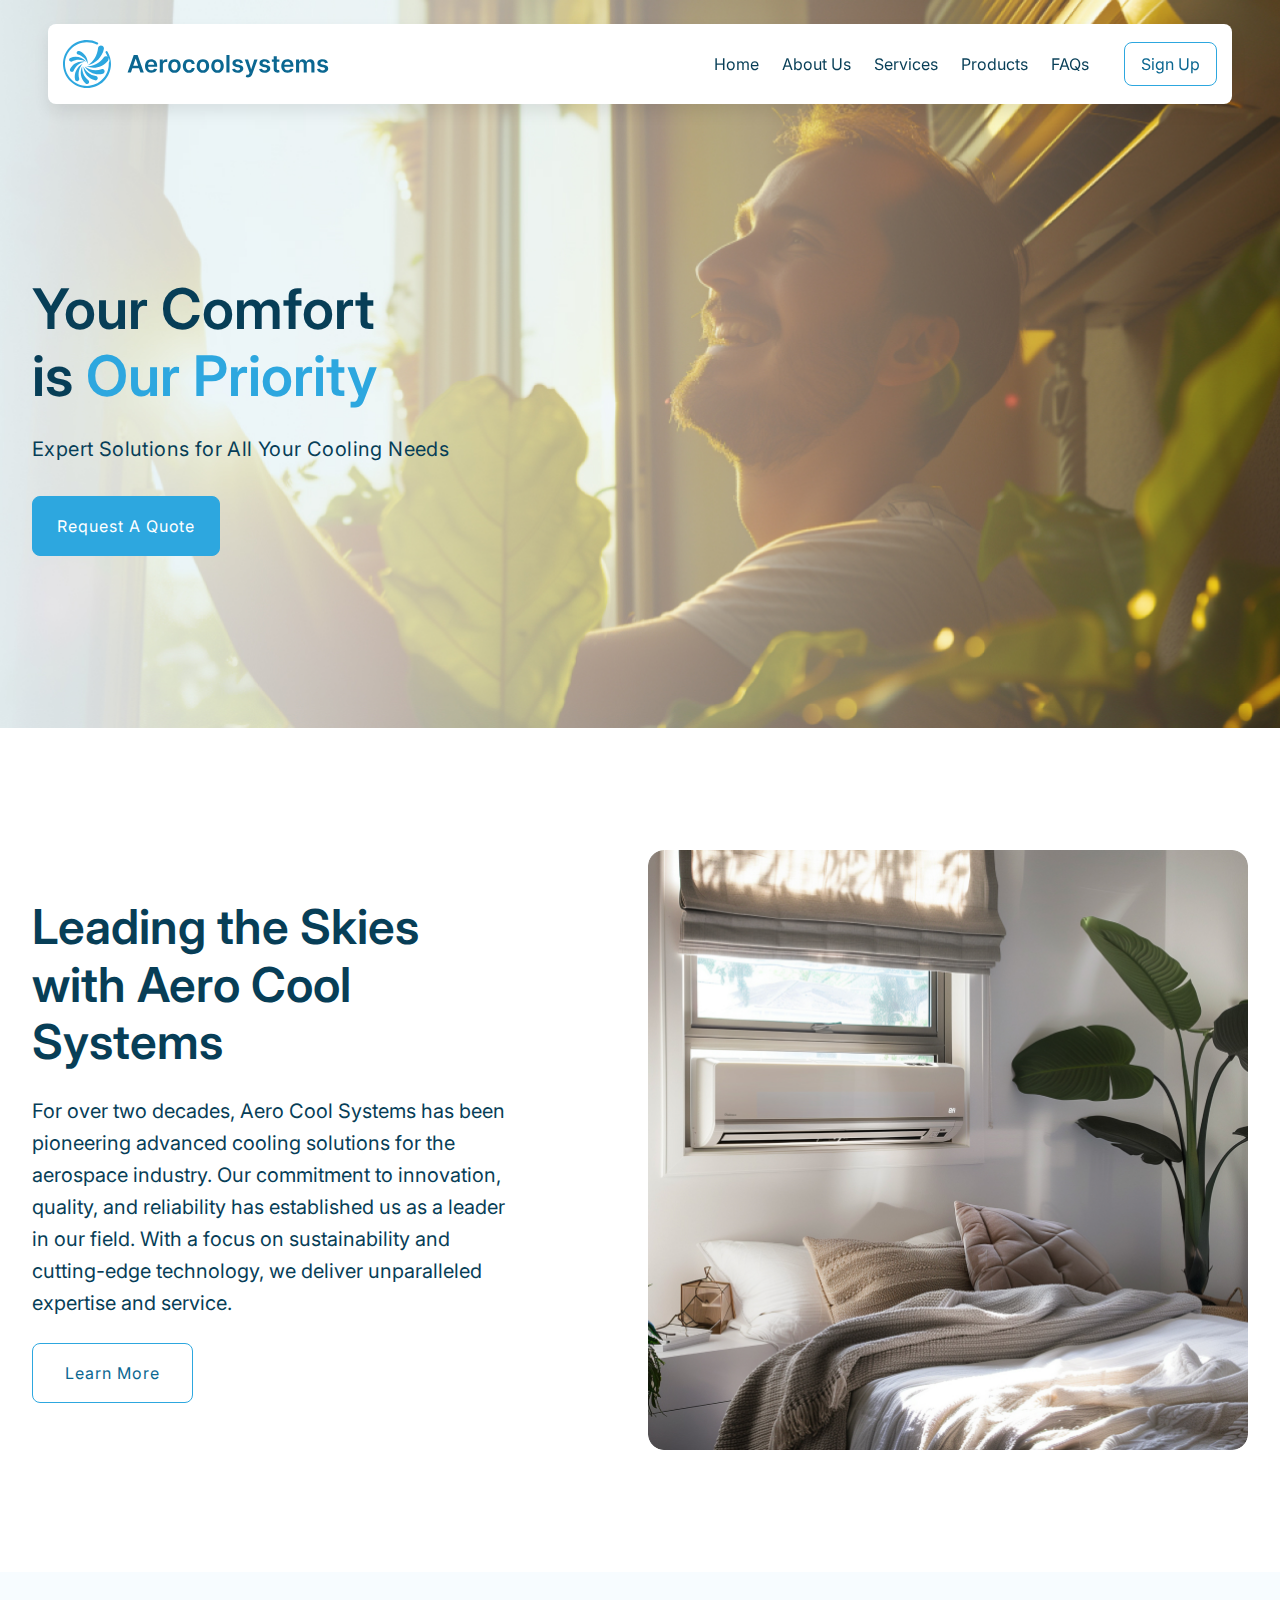
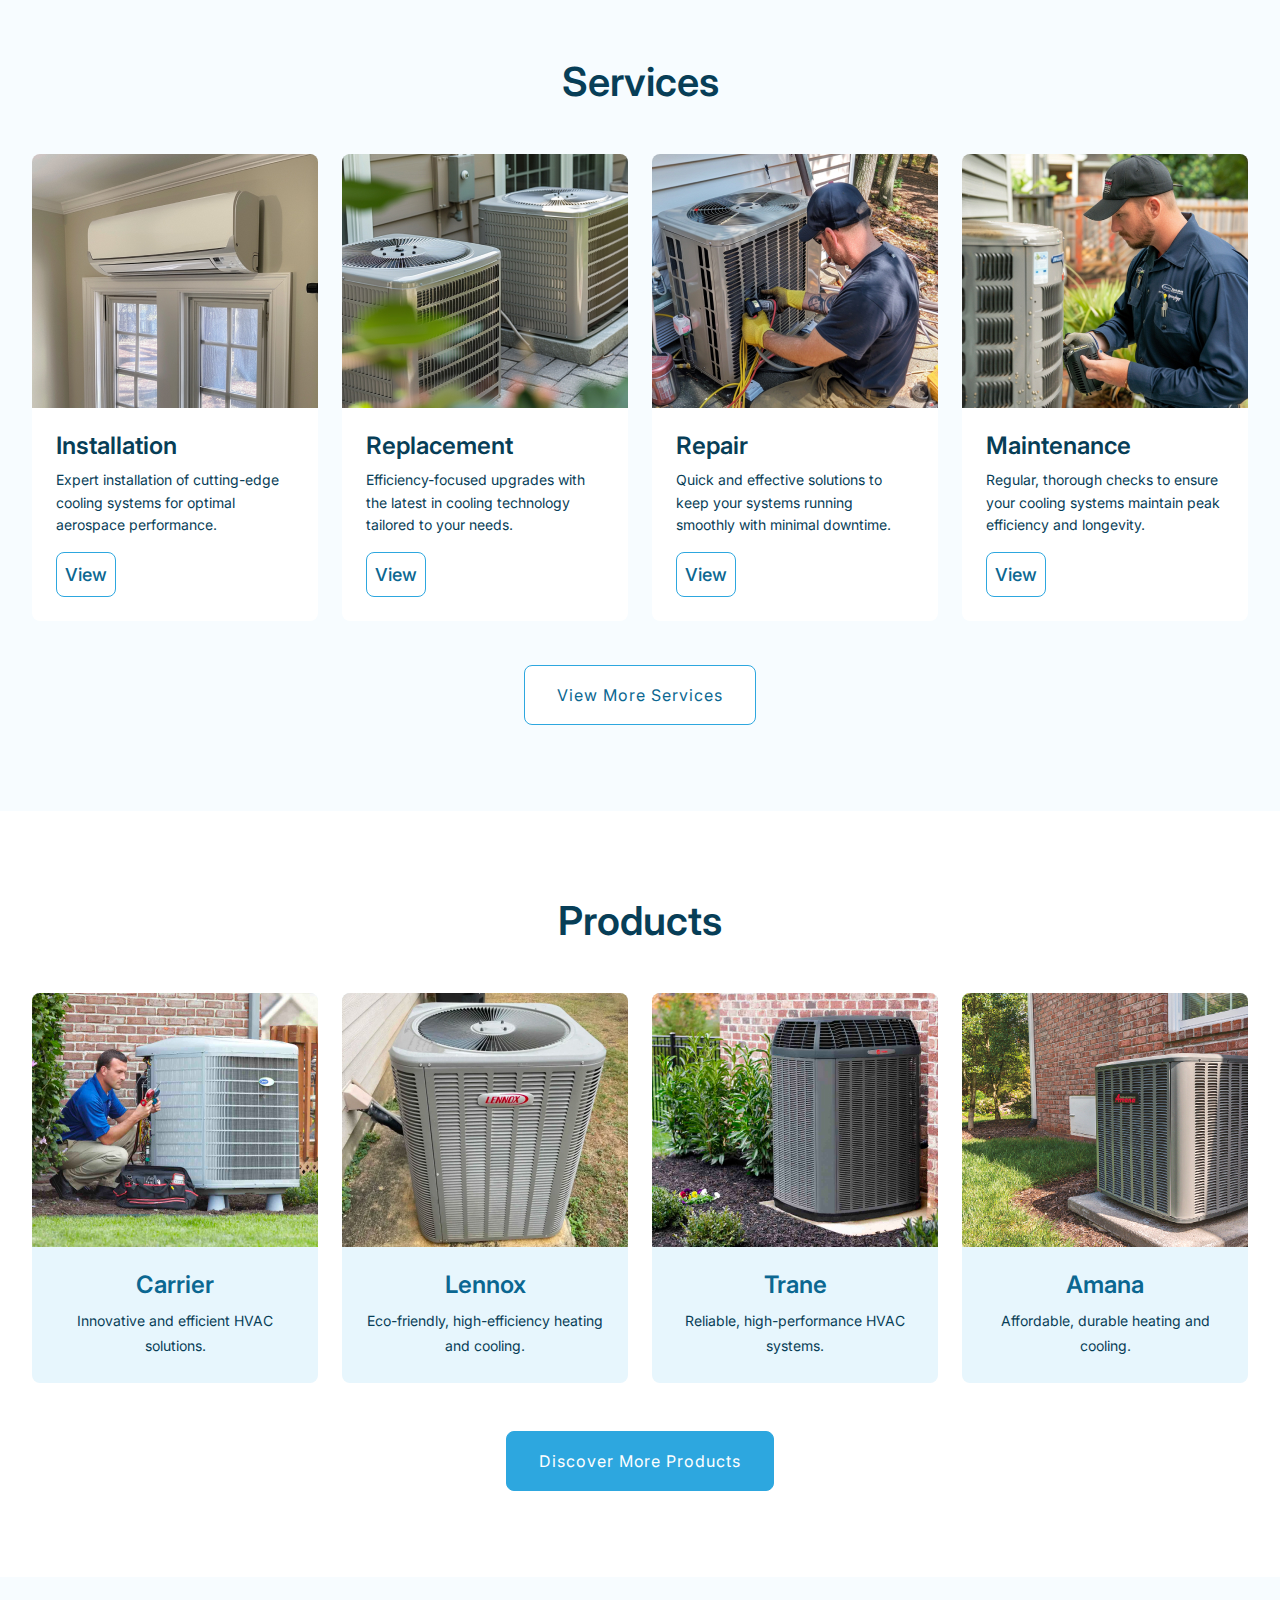
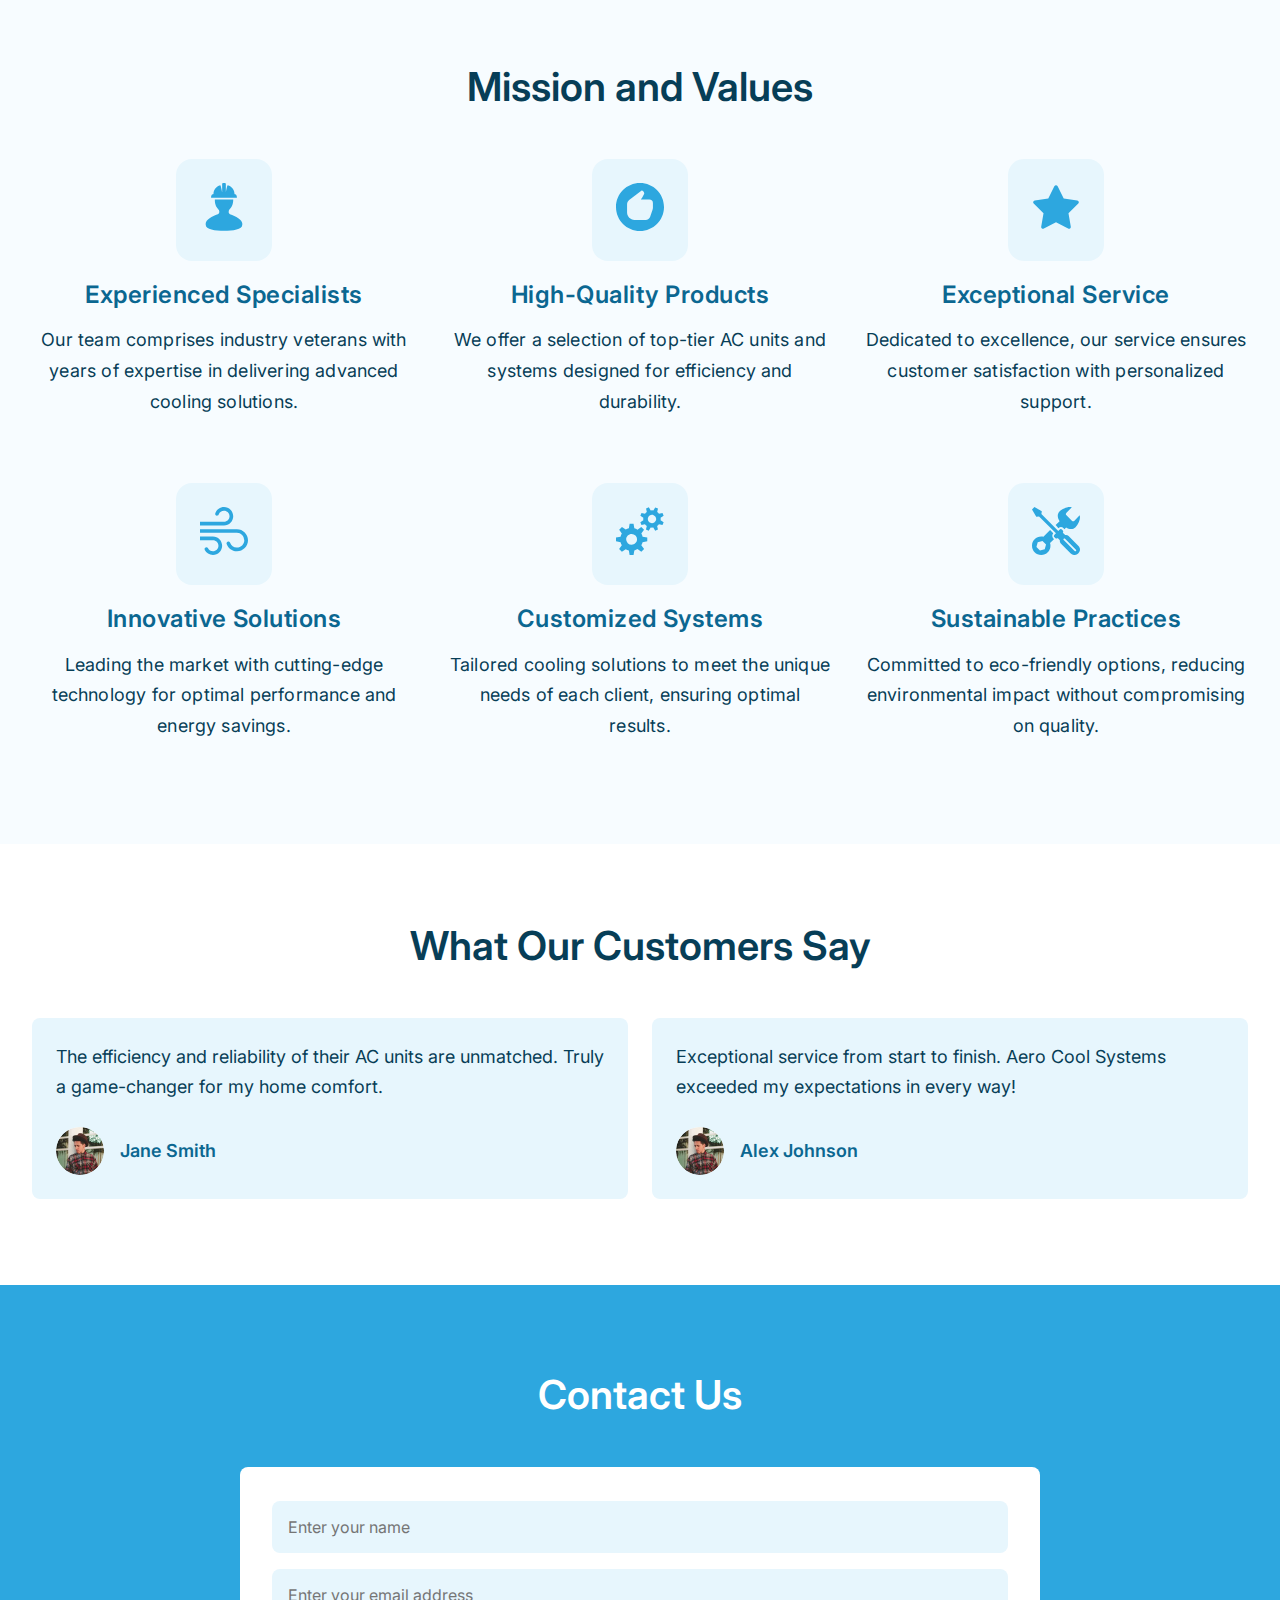
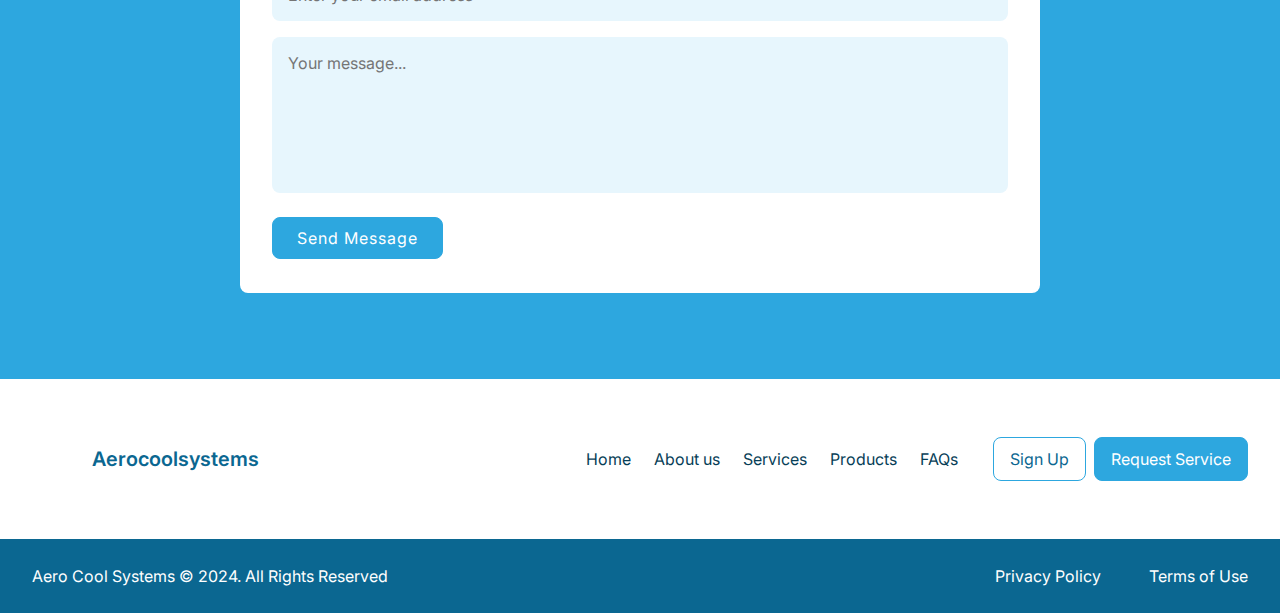
<file: index.html>
<!DOCTYPE html>
<html lang="en">
	<head>
    <meta charset="UTF-8">
    <meta name="viewport" content="width=device-width, initial-scale=1.0">
    <link rel="stylesheet" href="css/style.min.css">
    <title>Home page</title>
    <script src="js/app.min.js" defer></script>
</head>
	<body>
		<div class="wrapper">
			<header class="header">
    <div class="header__container">
        <div class="header__inner">
                <a href="index.html" class="header__logo">
                    <img src="[data-uri]" alt="SVG">
                </a>
            <nav class="menu">
                <ul class="menu__list">
                    <li class="menu__item"><a href="index.html" class="menu__link">Home</a></li>
                    <li class="menu__item"><a href="aboutus.html" class="menu__link">About us</a></li>
                    <li class="menu__item"><a href="services.html" class="menu__link">Services</a></li>
                    <li class="menu__item"><a href="products.html" class="menu__link">Products</a></li>
                    <li class="menu__item"><a href="faq.html" class="menu__link">FAQs</a></li>
                </ul>
            </nav>
            <div class="menu__buttons">
                <button class="button button_small menu__button">Sign Up</button>
                <button class="button button_small button_blue menu__button">request service</button>
            </div>
            <button class="burger">
                <span></span>
            </button>
        </div>
    </div>
</header>
			<section class="intro" style="background-image: url(img/homebackground.jpg);">
				<div class="intro__container">
					<div class="intro__inner">
						<h1>Your Comfort <br>is <span>Our Priority</span></h1>
						<p>Expert Solutions for All Your Cooling Needs</p>
						<button class="button button_medium button_blue">Request a Quote</button>
					</div>
				</div>
			</section>
			<section class="aerosky">
				<div class="aerosky__container">
					<div class="aerosky__inner">
						<div class="aerosky__text">
							<h2>
								Leading the Skies with Aero Cool Systems
							</h2>
							<p>
								For over two decades, Aero Cool Systems has been pioneering advanced cooling solutions for the aerospace industry. Our commitment to innovation, quality, and reliability has established us as a leader in our field. With a focus on sustainability and cutting-edge technology, we deliver unparalleled expertise and service.
							</p>
							<button class="button button_large">Learn More</button>
						</div>
						<div class="aerosky__img">
							<img src="img/aerosky.jpg" alt="" width="598px">
						</div>
					</div>
				</div>
			</section>
			<section class="services">
				<div class="services__container">
					<div class="services__inner">
						<h2 class="section-title">Services</h2>
						<ul class="services__list">
							<li class="services__item">
								<div class="services__img">
									<img src="img/services/1.jpg" alt="">
								</div>
								<div class="services__text">
									<h3 class="services__name">Installation</h3>
									<p class="services__explain">Expert installation of cutting-edge cooling systems for optimal aerospace performance.</p>
									<button class="button button_small services__button">View</button>
								</div>
							</li>
							<li class="services__item">
								<div class="services__img">
									<img src="img/services/2.jpg" alt="">
								</div>
								<div class="services__text">
									<h3 class="services__name">Replacement</h3>
									<p class="services__explain">Efficiency-focused upgrades with the latest in cooling technology tailored to your needs.</p>
									<button class="button button_small services__button">View</button>
								</div>
							</li>
							<li class="services__item">
								<div class="services__img">
									<img src="img/services/3.jpg" alt="">
								</div>
								<div class="services__text">
									<h3 class="services__name">Repair</h3>
									<p class="services__explain">Quick and effective solutions to keep your systems running smoothly with minimal downtime.</p>
									<button class="button button_small services__button">View</button>
								</div>
							</li>
							<li class="services__item">
								<div class="services__img">
									<img src="img/services/4.jpg" alt="">
								</div>
								<div class="services__text">
									<h3 class="services__name">Maintenance</h3>
									<p class="services__explain">Regular, thorough checks to ensure your cooling systems maintain peak efficiency and longevity.</p>
									<button class="button button_small services__button">View</button>
								</div>
							</li>
						</ul>
						<button class="button button_large">View More Services</button>
					</div>
				</div>
			</section>
			<section class="products">
				<div class="products__container">
					<div class="products__inner">
						<h2 class="section-title">Products</h2>
						<ul class="products__list">
							<li class="products__item">
								<div class="products__img">
									<img src="img/products/1.jpg" alt="">
								</div>
								<div class="products__text">
									<h3 class="products__name">Carrier</h3>
									<p class="products__explain">Innovative and efficient HVAC solutions.</p>
								</div>
							</li>
							<li class="products__item">
								<div class="products__img">
									<img src="img/products/2.jpg" alt="">
								</div>
								<div class="products__text">
									<h3 class="products__name">Lennox</h3>
									<p class="products__explain">Eco-friendly, high-efficiency heating and cooling.</p>
								</div>
							</li>
							<li class="products__item">
								<div class="products__img">
									<img src="img/products/3.jpg" alt="">
								</div>
								<div class="products__text">
									<h3 class="products__name">Trane</h3>
									<p class="products__explain">Reliable, high-performance HVAC systems.</p>
								</div>
							</li>
							<li class="products__item">
								<div class="products__img">
									<img src="img/products/4.jpg" alt="">
								</div>
								<div class="products__text">
									<h3 class="products__name">Amana</h3>
									<p class="products__explain">Affordable, durable heating and cooling.</p>
								</div>
							</li>
						</ul>
						<button class="button button_large button_blue">Discover More Products</button>
					</div>
				</div>
			</section>
			<section class="mission">
				<div class="mission__container">
					<div class="mission__inner">
						<h2 class="section-title">Mission and Values</h2>
						<ul class="mission__list">
							<li class="mission__item">
								<div class="mission__img">
									<svg width="48px" height="48px">
										<use xlink:href="img/icons/sprite.svg#mission--1"></use>
									</svg>
								</div>
								<div class="mission__text">
									<h3 class="mission__name">Experienced Specialists</h3>
									<p class="mission__explain">Our team comprises industry veterans with years of expertise in delivering advanced cooling solutions.</p>
								</div>
							</li>
							<li class="mission__item">
								<div class="mission__img">
									<svg width="48px" height="48px">
										<use xlink:href="img/icons/sprite.svg#mission--2"></use>
									</svg>
								</div>
								<div class="mission__text">
									<h3 class="mission__name">High-Quality Products</h3>
									<p class="mission__explain">We offer a selection of top-tier AC units and systems designed for efficiency and durability.</p>
								</div>
							</li>
							<li class="mission__item">
								<div class="mission__img">
									<svg width="48px" height="48px">
										<use xlink:href="img/icons/sprite.svg#mission--3"></use>
									</svg>
								</div>
								<div class="mission__text">
									<h3 class="mission__name">Exceptional Service</h3>
									<p class="mission__explain">Dedicated to excellence, our service ensures customer satisfaction with personalized support.</p>
								</div>
							</li>
							<li class="mission__item">
								<div class="mission__img">
									<svg width="48px" height="48px">
										<use xlink:href="img/icons/sprite.svg#mission--4"></use>
									</svg>
								</div>
								<div class="mission__text">
									<h3 class="mission__name">Innovative Solutions</h3>
									<p class="mission__explain">Leading the market with cutting-edge technology for optimal performance and energy savings.</p>
								</div>
							</li>
							<li class="mission__item">
								<div class="mission__img">
									<svg width="48px" height="48px">
										<use xlink:href="img/icons/sprite.svg#mission--5"></use>
									</svg>
								</div>
								<div class="mission__text">
									<h3 class="mission__name">Customized Systems</h3>
									<p class="mission__explain">Tailored cooling solutions to meet the unique needs of each client, ensuring optimal results.</p>
								</div>
							</li>
							<li class="mission__item">
								<div class="mission__img">
									<svg width="48px" height="48px">
										<use xlink:href="img/icons/sprite.svg#mission--6"></use>
									</svg>
								</div>
								<div class="mission__text">
									<h3 class="mission__name">Sustainable Practices</h3>
									<p class="mission__explain">Committed to eco-friendly options, reducing environmental impact without compromising on quality.</p>
								</div>
							</li>
						</ul>
					</div>
				</div>
			</section>
			<section class="reviews">
				<div class="reviews__container">
					<div class="reviews__inner">
						<h2 class="section-title">What Our Customers Say</h2>
						<ul class="reviews__list">
							<li class="review__item">
								<p class="review__text">The efficiency and reliability of their AC units are unmatched. Truly a game-changer for my home comfort.</p>
								<div class="review__profile">
									<img src="img/user.jpg" alt="" class="review__img">
									<p class="review__user">Jane Smith</p>
								</div>
							</li>
							<li class="review__item">
								<p class="review__text">Exceptional service from start to finish. Aero Cool Systems exceeded my expectations in every way!</p>
								<div class="review__profile">
									<img src="img/user.jpg" alt="" class="review__img">
									<p class="review__user">Alex Johnson</p>
								</div>
							</li>
						</ul>
					</div>
				</div>
			</section>
			<section class="contacts" id="contacts">
    <div class="contacts__container">
        <div class="contacts__inner">
            <h3 class="section-title">Contact Us</h3>
            <form action="" class="contacts__form form">
                <div class="form__inputs">
                    <input required name="name" type="text" placeholder="Enter your name" class="contacts__input input">
                    <input required name="email" type="text" placeholder="Enter your email address" class="contacts__input input">
                    <textarea required name="review" placeholder="Your message..."></textarea>
                </div>
                <button class="button button_medium button_blue form__button">Send message</button>
            </form>
        </div>
    </div>
</section>

			<footer class="footer">
	<div class="footer__container">
		<div class="footer__inner">
			<div class="footer__top">
				<div class="footer__logo">
					<a href="#">
						<svg class="icon" width="48px" height="48px"><use xlink:href="#logo"></use></svg>
						<span>Aerocoolsystems</span>
					</a>
					</div>
				<nav class="footer__menu menu">
					<ul class="menu__list">
						<li class="menu__item"><a href="index.html" class="menu__link">Home</a></li>
						<li class="menu__item"><a href="aboutus.html" class="menu__link">About us</a></li>
						<li class="menu__item"><a href="services.html" class="menu__link">Services</a></li>
						<li class="menu__item"><a href="products.html" class="menu__link">Products</a></li>
						<li class="menu__item"><a href="faq.html" class="menu__link">FAQs</a></li>
					</ul>
				</nav>
				<div class="menu__buttons">
					<button class="button button_small menu__button">Sign Up</button>
					<button class="button button_small button_blue menu__button">request service</button>
				</div>
			</div>
		</div>
	</div>
</footer>
<div class="copyrights">
	<div class="copyrights__container">
		<div class="copyrights__inner">
			<p class="copyrights__copyright">Aero Cool Systems © 2024. All Rights Reserved</p>
			<div class="copyrights__rules">
				<a href="privacy-policy.html">Privacy Policy</a>
				<a href="terms-of-use.html">Terms of Use</a>
			</div>
		</div>
	</div>
</div>
</div> 

		</div>
	</body>
</html>
</file>
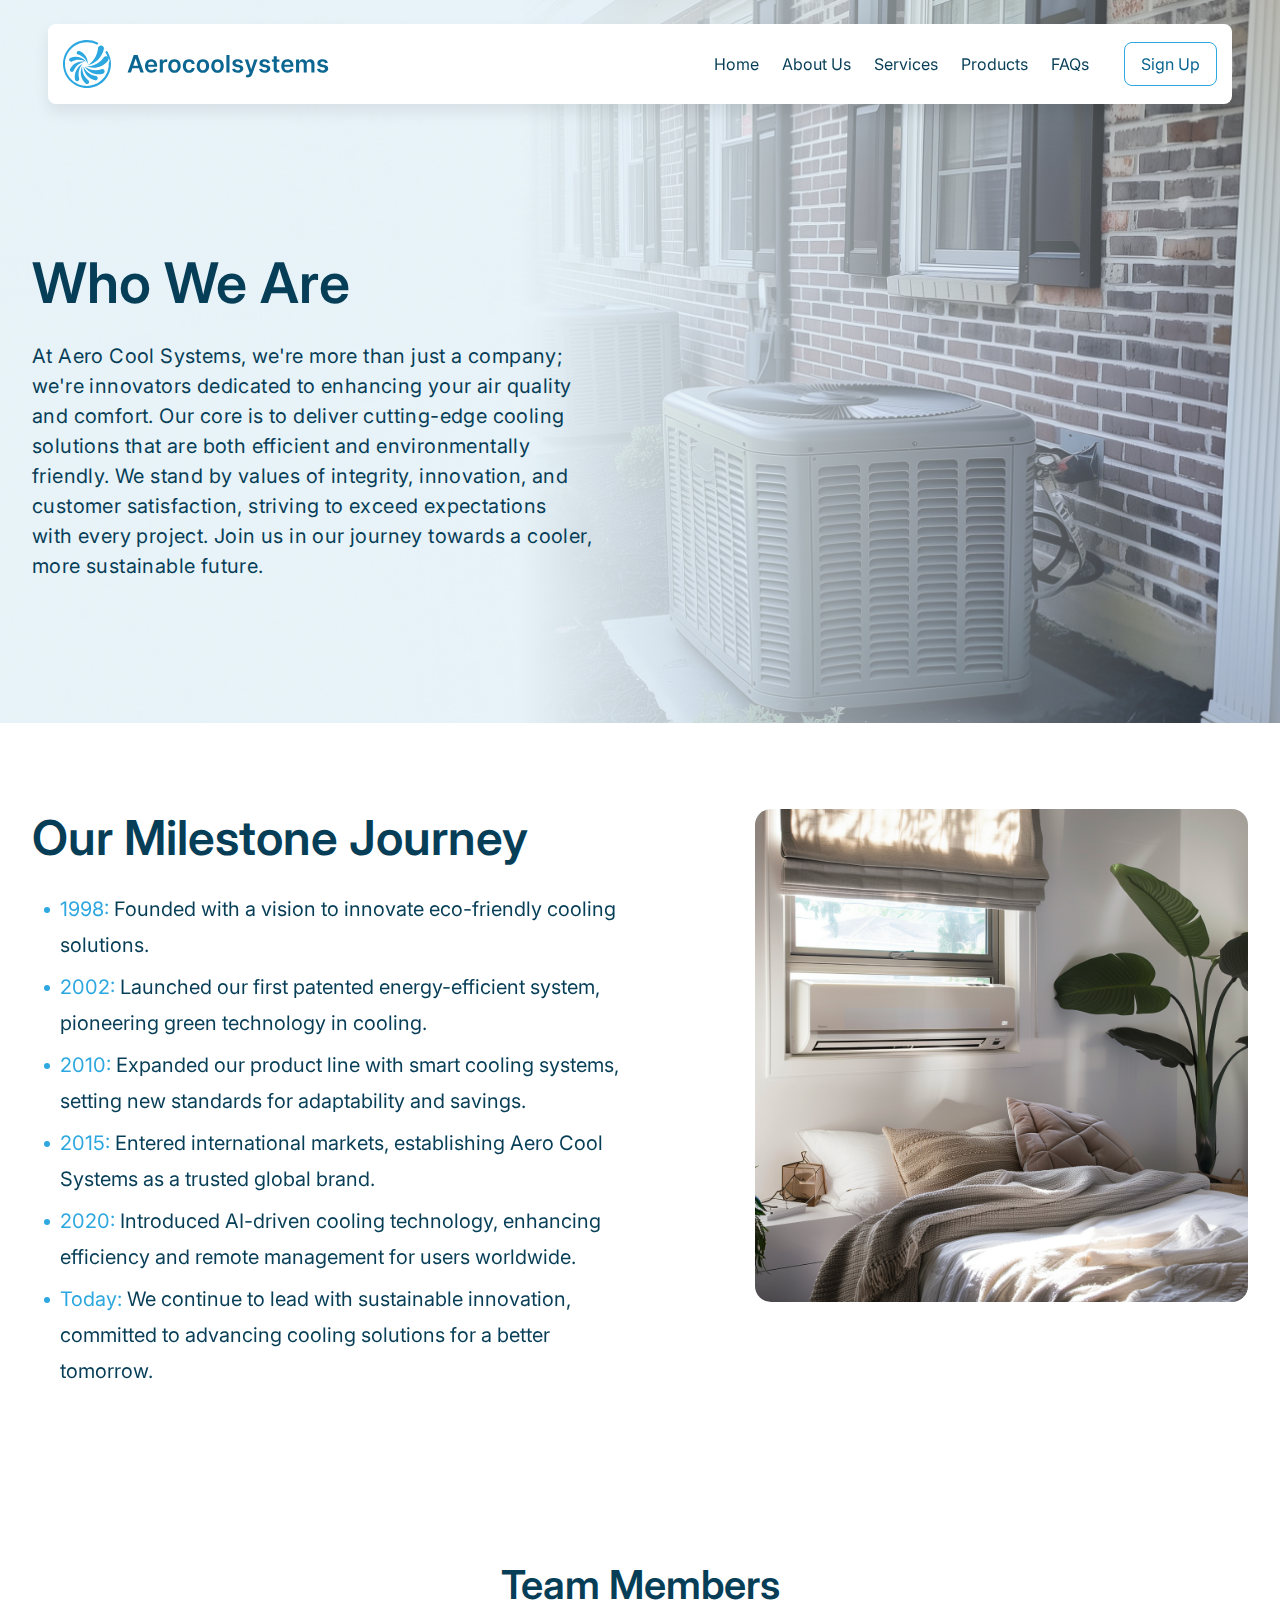
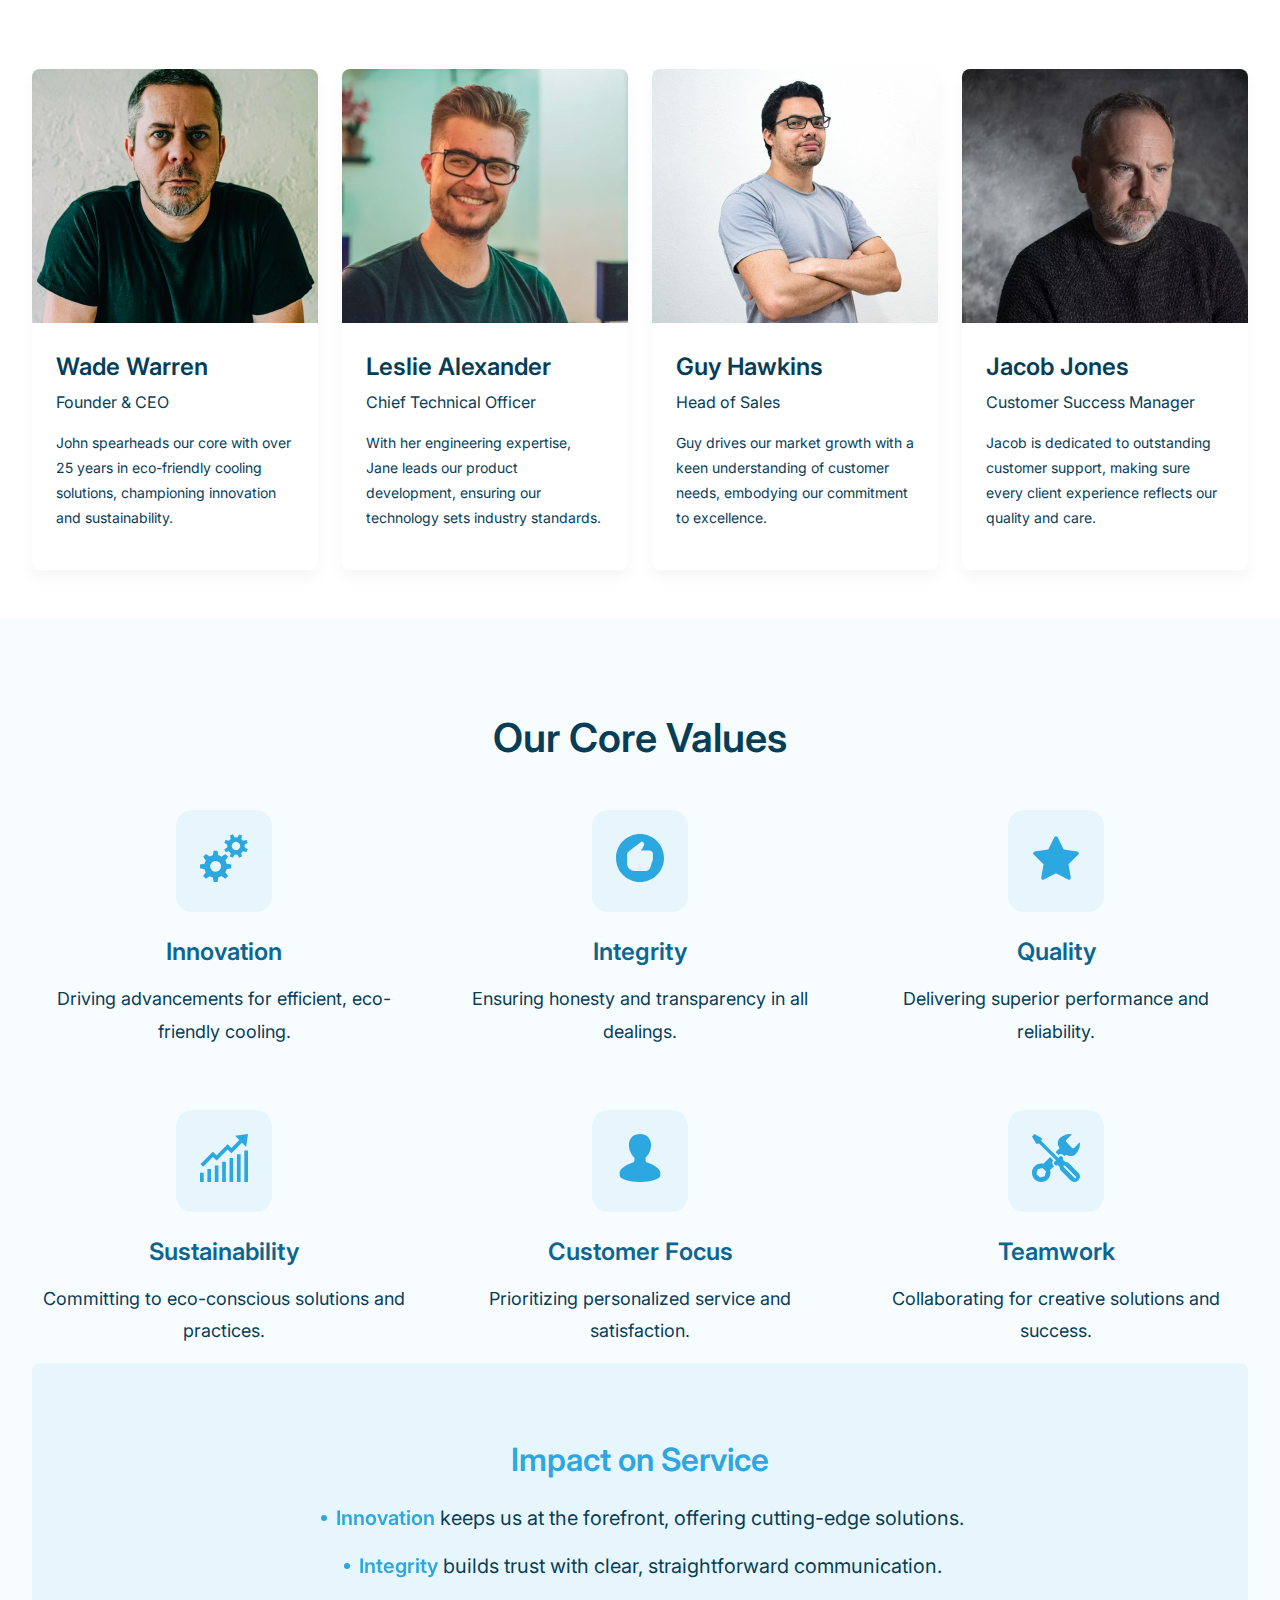
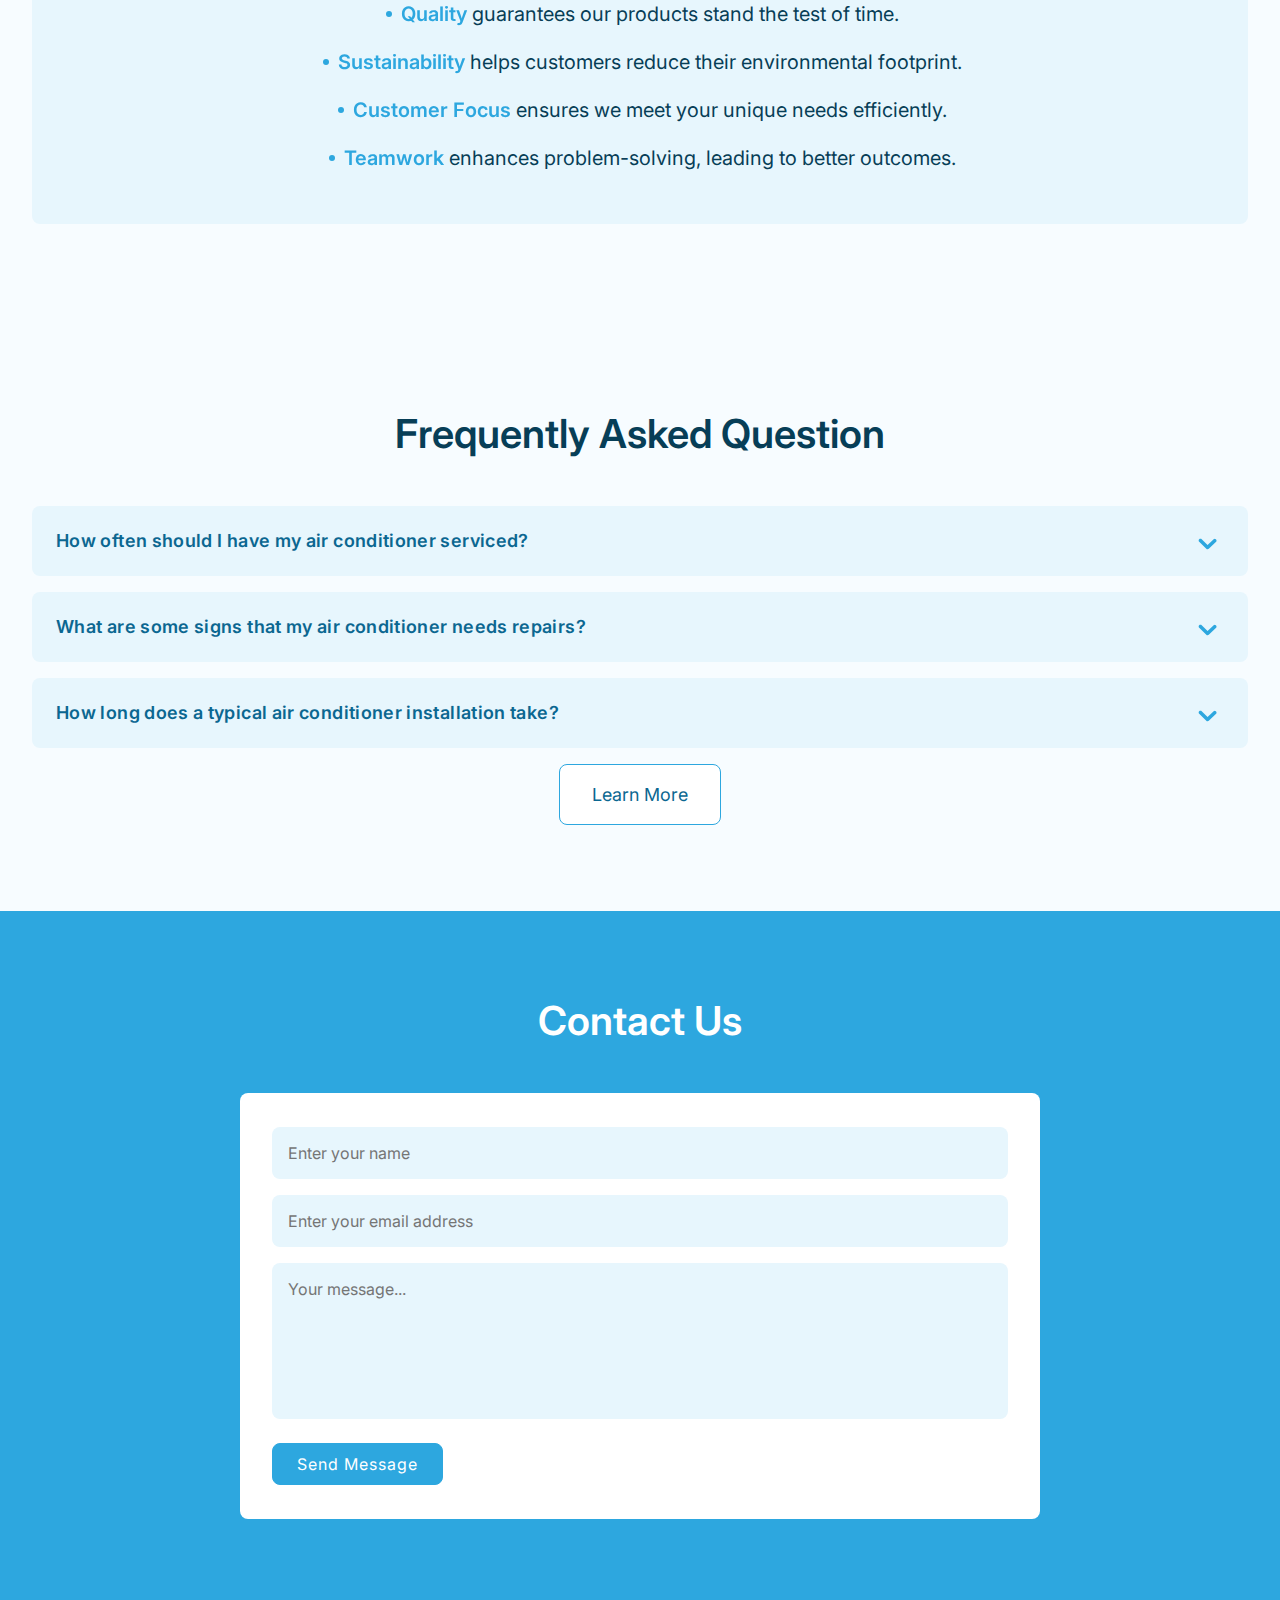
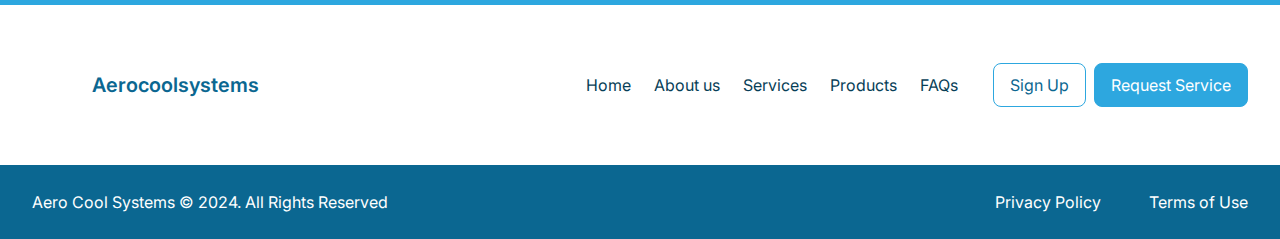
<file: aboutus.html>
<!DOCTYPE html>
<html lang="en">
	<head>
    <meta charset="UTF-8">
    <meta name="viewport" content="width=device-width, initial-scale=1.0">
    <link rel="stylesheet" href="css/style.min.css">
    <title>About Us</title>
    <script src="js/app.min.js" defer></script>
</head>
	<body>
		<div class="wrapper">
			<header class="header">
    <div class="header__container">
        <div class="header__inner">
                <a href="index.html" class="header__logo">
                    <img src="[data-uri]" alt="SVG">
                </a>
            <nav class="menu">
                <ul class="menu__list">
                    <li class="menu__item"><a href="index.html" class="menu__link">Home</a></li>
                    <li class="menu__item"><a href="aboutus.html" class="menu__link">About us</a></li>
                    <li class="menu__item"><a href="services.html" class="menu__link">Services</a></li>
                    <li class="menu__item"><a href="products.html" class="menu__link">Products</a></li>
                    <li class="menu__item"><a href="faq.html" class="menu__link">FAQs</a></li>
                </ul>
            </nav>
            <div class="menu__buttons">
                <button class="button button_small menu__button">Sign Up</button>
                <button class="button button_small button_blue menu__button">request service</button>
            </div>
            <button class="burger">
                <span></span>
            </button>
        </div>
    </div>
</header>
            <section class="intro intro_about" style="background-image: url(img/aboutusbackground.jpg);">
				<div class="intro__container">
					<div class="intro__inner">
						<h1 class="main_heading">Who We Are</h1>
						<p class="intro__paragraph">At Aero Cool Systems, we're more than just a company; we're innovators dedicated to enhancing your air quality and comfort. Our core is to deliver cutting-edge cooling solutions that are both efficient and environmentally friendly. We stand by values of integrity, innovation, and customer satisfaction, striving to exceed expectations with every project. Join us in our journey towards a cooler, more sustainable future.</p>
					</div>
				</div>
			</section>
            <section class="history">
                <div class="history__container">
                    <div class="history__inner">
                        <div class="history__text">
                            <h2 class="history__title">Our Milestone Journey</h2>
                            <ul class="history__list">
                                <li class="history__item"><span>1998: </span>Founded with a vision to innovate eco-friendly cooling solutions.</li>
                                <li class="history__item"><span>2002: </span>Launched our first patented energy-efficient system, pioneering green technology in cooling.</li>
                                <li class="history__item"><span>2010: </span>Expanded our product line with smart cooling systems, setting new standards for adaptability and savings.</li>
                                <li class="history__item"><span>2015: </span>Entered international markets, establishing Aero Cool Systems as a trusted global brand.</li>
                                <li class="history__item"><span>2020: </span>Introduced AI-driven cooling technology, enhancing efficiency and remote management for users worldwide.</li>
                                <li class="history__item"><span>Today: </span>We continue to lead with sustainable innovation, committed to advancing cooling solutions for a better tomorrow.</li>
                            </ul>
                        </div>
                        <div class="history__img"><img src="img/aerosky.jpg" alt=""></div>
                    </div>
                </div>
            </section>
            <section class="team">
                <div class="team__container">
                    <div class="team__inner">
                        <h2 class="section-title">Team Members</h2>
                        <ul class="team__list">
							<li class="team__item">
								<div class="team__img">
									<img src="img/team/1.jpg" alt="">
								</div>
								<div class="team__text">
                                    <div>
                                        <h3 class="team__name">Wade Warren</h3>
                                        <p class="team__position">Founder & CEO</p>
									</div>
									<p class="team__explain">John spearheads our core with over 25 years in eco-friendly cooling solutions, championing innovation and sustainability.</p>
								</div>
							</li>
							<li class="team__item">
								<div class="team__img">
									<img src="img/team/2.jpg" alt="">
								</div>
								<div class="team__text">
									<h3 class="team__name">Leslie Alexander</h3>
                                    <p class="team__position">Chief Technical Officer</p>
									<p class="team__explain">With her engineering expertise, Jane leads our product development, ensuring our technology sets industry standards.</p>
								</div>
							</li>
							<li class="team__item">
								<div class="team__img">
									<img src="img/team/3.jpg" alt="">
								</div>
								<div class="team__text">
									<h3 class="team__name">Guy Hawkins</h3>
                                    <p class="team__position">Head of Sales</p>
									<p class="team__explain">Guy drives our market growth with a keen understanding of customer needs, embodying our commitment to excellence.</p>
								</div>
							</li>
							<li class="team__item">
								<div class="team__img">
									<img src="img/team/4.jpg" alt="">
								</div>
								<div class="team__text">
									<h3 class="team__name">Jacob Jones</h3>
                                    <p class="team__position">Customer Success Manager</p>
									<p class="team__explain">Jacob is dedicated to outstanding customer support, making sure every client experience reflects our quality and care.</p>
								</div>
							</li>
						</ul>
                    </div>
                </div>
            </section>
            <section class="core">
				<div class="core__container">
					<div class="core__inner">
						<h2 class="section-title">Our Core Values</h2>
						<ul class="core__list">
							<li class="core__item">
								<div class="core__img">
									<svg width="48px" height="48px">
										<use xlink:href="img/icons/sprite.svg#mission--5"></use>
									</svg>
								</div>
								<div class="core__text">
									<h3 class="core__name">Innovation</h3>
									<p class="core__explain">Driving advancements for efficient, eco-friendly cooling.</p>
								</div>
							</li>
							<li class="core__item">
								<div class="core__img">
									<svg width="48px" height="48px">
										<use xlink:href="img/icons/sprite.svg#mission--2"></use>
									</svg>
								</div>
								<div class="core__text">
									<h3 class="core__name">Integrity</h3>
									<p class="core__explain">Ensuring honesty and transparency in all dealings.</p>
								</div>
							</li>
							<li class="core__item">
								<div class="core__img">
									<svg width="48px" height="48px">
										<use xlink:href="img/icons/sprite.svg#mission--3"></use>
									</svg>
								</div>
								<div class="core__text">
									<h3 class="core__name">Quality</h3>
									<p class="core__explain">Delivering superior performance and reliability.</p>
								</div>
							</li>
							<li class="core__item">
								<div class="core__img">
									<svg width="48px" height="48px">
										<use xlink:href="img/icons/sprite.svg#mission--7"></use>
									</svg>
								</div>
								<div class="core__text">
									<h3 class="core__name">Sustainability</h3>
									<p class="core__explain">Committing to eco-conscious solutions and practices.</p>
								</div>
							</li>
							<li class="core__item">
								<div class="core__img">
									<svg width="48px" height="48px">
										<use xlink:href="img/icons/sprite.svg#mission--8"></use>
									</svg>
								</div>
								<div class="core__text">
									<h3 class="core__name">Customer Focus</h3>
									<p class="core__explain">Prioritizing personalized service and satisfaction.</p>
								</div>
							</li>
							<li class="core__item">
								<div class="core__img">
									<svg width="48px" height="48px">
										<use xlink:href="img/icons/sprite.svg#mission--6"></use>
									</svg>
								</div>
								<div class="core__text">
									<h3 class="core__name">Teamwork</h3>
									<p class="core__explain">Collaborating for creative solutions and success.</p>
								</div>
							</li>
						</ul>
                        <div class="core__impact impact">
                            <h3 class="impact__title">Impact on Service</h3>
                            <ul class="impact__list">
                                <li class="impact__item"><span>Innovation</span> keeps us at the forefront, offering cutting-edge solutions.</li>
                                <li class="impact__item"><span>Integrity</span> builds trust with clear, straightforward communication.</li>
                                <li class="impact__item"><span>Quality</span> guarantees our products stand the test of time.</li>
                                <li class="impact__item"><span>Sustainability</span> helps customers reduce their environmental footprint.</li>
                                <li class="impact__item"><span>Customer Focus</span> ensures we meet your unique needs efficiently.</li>
                                <li class="impact__item"><span>Teamwork</span> enhances problem-solving, leading to better outcomes.</li>
                            </ul>
                        </div>
					</div>
				</div>
			</section>
            <section class="faq">
                <div class="faq__container">
                    <div class="faq__inner">
                        <h2 class="section-title">Frequently Asked Question</h2>
                        <div class="accordion">
							<div class="accordion__item">
								<div class="accordion__label">
									<p class="accordion__title">How often should I have my air conditioner serviced?</p>
									<p class="accordion__button">
										<svg width="32" height="32" viewBox="0 0 32 32" fill="none" xmlns="http://www.w3.org/2000/svg">
											<path d="M15.5566 10.6666C15.3228 10.6653 15.091 10.7101 14.8745 10.7985C14.6581 10.8869 14.4612 11.0172 14.2952 11.1818L7.18898 18.2881C7.02333 18.4537 6.89194 18.6504 6.80229 18.8668C6.71264 19.0832 6.6665 19.3152 6.6665 19.5494C6.6665 19.7837 6.71264 20.0156 6.80229 20.2321C6.89194 20.4485 7.02333 20.6451 7.18898 20.8108C7.35462 20.9764 7.55127 21.1078 7.76769 21.1975C7.98412 21.2871 8.21608 21.3333 8.45033 21.3333C8.68459 21.3333 8.91655 21.2871 9.13298 21.1975C9.3494 21.1078 9.54605 20.9764 9.71169 20.8108L15.5566 14.9304L21.4192 20.5798C21.5827 20.7616 21.7818 20.9076 22.0043 21.0088C22.2267 21.1101 22.4677 21.1643 22.712 21.1682C22.9564 21.1721 23.199 21.1255 23.4245 21.0313C23.65 20.9372 23.8537 20.7975 24.0228 20.6211C24.1919 20.4446 24.3228 20.2352 24.4073 20.0058C24.4917 19.7765 24.528 19.5322 24.5137 19.2882C24.4995 19.0442 24.435 18.8058 24.3244 18.5878C24.2138 18.3699 24.0594 18.1771 23.8709 18.0216L16.7646 11.1641C16.4398 10.8508 16.0078 10.673 15.5566 10.6666Z" fill="#2DA7DF"/>
											</svg>											
									</p>
								</div>
								<div class="accordion__content">
									<p>
										We recommend scheduling maintenance for your air conditioner at least once a year to ensure optimal performance and energy efficiency.
									</p>
								</div>
							</div>
							<div class="accordion__item">
								<div class="accordion__label">
									<p class="accordion__title">What are some signs that my air conditioner needs repairs?</p>
									<p class="accordion__button">
										<svg width="32" height="32" viewBox="0 0 32 32" fill="none" xmlns="http://www.w3.org/2000/svg">
											<path d="M15.5566 10.6666C15.3228 10.6653 15.091 10.7101 14.8745 10.7985C14.6581 10.8869 14.4612 11.0172 14.2952 11.1818L7.18898 18.2881C7.02333 18.4537 6.89194 18.6504 6.80229 18.8668C6.71264 19.0832 6.6665 19.3152 6.6665 19.5494C6.6665 19.7837 6.71264 20.0156 6.80229 20.2321C6.89194 20.4485 7.02333 20.6451 7.18898 20.8108C7.35462 20.9764 7.55127 21.1078 7.76769 21.1975C7.98412 21.2871 8.21608 21.3333 8.45033 21.3333C8.68459 21.3333 8.91655 21.2871 9.13298 21.1975C9.3494 21.1078 9.54605 20.9764 9.71169 20.8108L15.5566 14.9304L21.4192 20.5798C21.5827 20.7616 21.7818 20.9076 22.0043 21.0088C22.2267 21.1101 22.4677 21.1643 22.712 21.1682C22.9564 21.1721 23.199 21.1255 23.4245 21.0313C23.65 20.9372 23.8537 20.7975 24.0228 20.6211C24.1919 20.4446 24.3228 20.2352 24.4073 20.0058C24.4917 19.7765 24.528 19.5322 24.5137 19.2882C24.4995 19.0442 24.435 18.8058 24.3244 18.5878C24.2138 18.3699 24.0594 18.1771 23.8709 18.0216L16.7646 11.1641C16.4398 10.8508 16.0078 10.673 15.5566 10.6666Z" fill="#2DA7DF"/>
											</svg>
											
									</p>
								</div>
								<div class="accordion__content">
									<p>
										Common signs include reduced cooling efficiency, unusual noises, strange odors, and frequent cycling on and off. If you notice any of these issues, it's best to contact us for a professional inspection and repair.
									</p>
								</div>
							</div>
							<div class="accordion__item">
								<div class="accordion__label">
									<p class="accordion__title">How long does a typical air conditioner installation take?</p>
									<p class="accordion__button">
										<svg width="32" height="32" viewBox="0 0 32 32" fill="none" xmlns="http://www.w3.org/2000/svg">
											<path d="M15.5566 10.6666C15.3228 10.6653 15.091 10.7101 14.8745 10.7985C14.6581 10.8869 14.4612 11.0172 14.2952 11.1818L7.18898 18.2881C7.02333 18.4537 6.89194 18.6504 6.80229 18.8668C6.71264 19.0832 6.6665 19.3152 6.6665 19.5494C6.6665 19.7837 6.71264 20.0156 6.80229 20.2321C6.89194 20.4485 7.02333 20.6451 7.18898 20.8108C7.35462 20.9764 7.55127 21.1078 7.76769 21.1975C7.98412 21.2871 8.21608 21.3333 8.45033 21.3333C8.68459 21.3333 8.91655 21.2871 9.13298 21.1975C9.3494 21.1078 9.54605 20.9764 9.71169 20.8108L15.5566 14.9304L21.4192 20.5798C21.5827 20.7616 21.7818 20.9076 22.0043 21.0088C22.2267 21.1101 22.4677 21.1643 22.712 21.1682C22.9564 21.1721 23.199 21.1255 23.4245 21.0313C23.65 20.9372 23.8537 20.7975 24.0228 20.6211C24.1919 20.4446 24.3228 20.2352 24.4073 20.0058C24.4917 19.7765 24.528 19.5322 24.5137 19.2882C24.4995 19.0442 24.435 18.8058 24.3244 18.5878C24.2138 18.3699 24.0594 18.1771 23.8709 18.0216L16.7646 11.1641C16.4398 10.8508 16.0078 10.673 15.5566 10.6666Z" fill="#2DA7DF"/>
											</svg>
											
									</p>
								</div>
								<div class="accordion__content">
									<p>
										The duration of installation varies depending on factors such as the type of unit, the complexity of the installation, and the size of the space. Generally, installations can range from a few hours to a full day.
									</p>
								</div>
							</div>
						</div>
						<button class="button_large button">Learn more</button>
                    </div>
                </div>
            </section>
            <section class="contacts" id="contacts">
    <div class="contacts__container">
        <div class="contacts__inner">
            <h3 class="section-title">Contact Us</h3>
            <form action="" class="contacts__form form">
                <div class="form__inputs">
                    <input required name="name" type="text" placeholder="Enter your name" class="contacts__input input">
                    <input required name="email" type="text" placeholder="Enter your email address" class="contacts__input input">
                    <textarea required name="review" placeholder="Your message..."></textarea>
                </div>
                <button class="button button_medium button_blue form__button">Send message</button>
            </form>
        </div>
    </div>
</section>

			<footer class="footer">
	<div class="footer__container">
		<div class="footer__inner">
			<div class="footer__top">
				<div class="footer__logo">
					<a href="#">
						<svg class="icon" width="48px" height="48px"><use xlink:href="#logo"></use></svg>
						<span>Aerocoolsystems</span>
					</a>
					</div>
				<nav class="footer__menu menu">
					<ul class="menu__list">
						<li class="menu__item"><a href="index.html" class="menu__link">Home</a></li>
						<li class="menu__item"><a href="aboutus.html" class="menu__link">About us</a></li>
						<li class="menu__item"><a href="services.html" class="menu__link">Services</a></li>
						<li class="menu__item"><a href="products.html" class="menu__link">Products</a></li>
						<li class="menu__item"><a href="faq.html" class="menu__link">FAQs</a></li>
					</ul>
				</nav>
				<div class="menu__buttons">
					<button class="button button_small menu__button">Sign Up</button>
					<button class="button button_small button_blue menu__button">request service</button>
				</div>
			</div>
		</div>
	</div>
</footer>
<div class="copyrights">
	<div class="copyrights__container">
		<div class="copyrights__inner">
			<p class="copyrights__copyright">Aero Cool Systems © 2024. All Rights Reserved</p>
			<div class="copyrights__rules">
				<a href="privacy-policy.html">Privacy Policy</a>
				<a href="terms-of-use.html">Terms of Use</a>
			</div>
		</div>
	</div>
</div>
</div> 

		</div>
	</body>
</html>
</file>
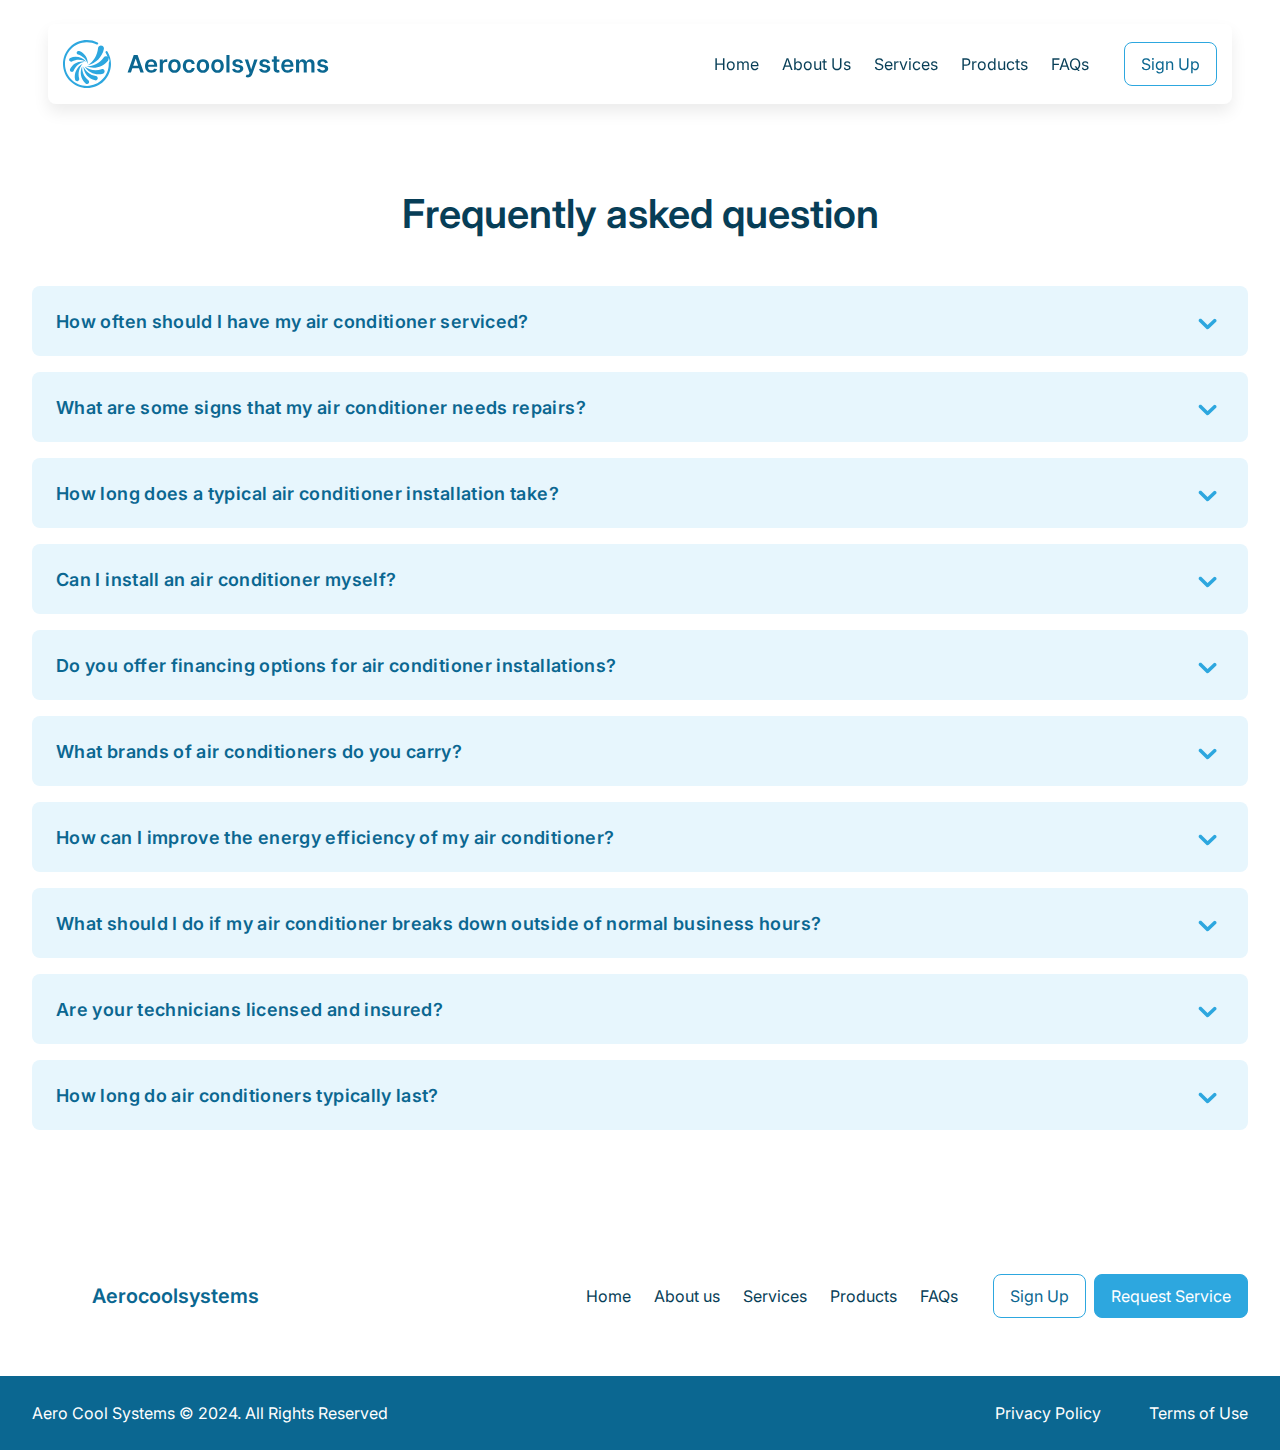
<file: faq.html>
<!DOCTYPE html>
<html lang="en">
	<head>
    <meta charset="UTF-8">
    <meta name="viewport" content="width=device-width, initial-scale=1.0">
    <link rel="stylesheet" href="css/style.min.css">
    <title>FAQ</title>
    <script src="js/app.min.js" defer></script>
</head>
	<body>
		<div class="wrapper">
			<header class="header">
    <div class="header__container">
        <div class="header__inner">
                <a href="index.html" class="header__logo">
                    <img src="[data-uri]" alt="SVG">
                </a>
            <nav class="menu">
                <ul class="menu__list">
                    <li class="menu__item"><a href="index.html" class="menu__link">Home</a></li>
                    <li class="menu__item"><a href="aboutus.html" class="menu__link">About us</a></li>
                    <li class="menu__item"><a href="services.html" class="menu__link">Services</a></li>
                    <li class="menu__item"><a href="products.html" class="menu__link">Products</a></li>
                    <li class="menu__item"><a href="faq.html" class="menu__link">FAQs</a></li>
                </ul>
            </nav>
            <div class="menu__buttons">
                <button class="button button_small menu__button">Sign Up</button>
                <button class="button button_small button_blue menu__button">request service</button>
            </div>
            <button class="burger">
                <span></span>
            </button>
        </div>
    </div>
</header>
            <section class="faq faq_intro">
                <div class="faq__container">
                    <div class="faq__inner">
                        <h3 class="section-title">Frequently asked question</h3>
                        <div class="accordion">
							<div class="accordion__item">
								<div class="accordion__label">
									<p class="accordion__title">How often should I have my air conditioner serviced?</p>
									<p class="accordion__button">
										<svg width="32" height="32" viewBox="0 0 32 32" fill="none" xmlns="http://www.w3.org/2000/svg">
											<path d="M15.5566 10.6666C15.3228 10.6653 15.091 10.7101 14.8745 10.7985C14.6581 10.8869 14.4612 11.0172 14.2952 11.1818L7.18898 18.2881C7.02333 18.4537 6.89194 18.6504 6.80229 18.8668C6.71264 19.0832 6.6665 19.3152 6.6665 19.5494C6.6665 19.7837 6.71264 20.0156 6.80229 20.2321C6.89194 20.4485 7.02333 20.6451 7.18898 20.8108C7.35462 20.9764 7.55127 21.1078 7.76769 21.1975C7.98412 21.2871 8.21608 21.3333 8.45033 21.3333C8.68459 21.3333 8.91655 21.2871 9.13298 21.1975C9.3494 21.1078 9.54605 20.9764 9.71169 20.8108L15.5566 14.9304L21.4192 20.5798C21.5827 20.7616 21.7818 20.9076 22.0043 21.0088C22.2267 21.1101 22.4677 21.1643 22.712 21.1682C22.9564 21.1721 23.199 21.1255 23.4245 21.0313C23.65 20.9372 23.8537 20.7975 24.0228 20.6211C24.1919 20.4446 24.3228 20.2352 24.4073 20.0058C24.4917 19.7765 24.528 19.5322 24.5137 19.2882C24.4995 19.0442 24.435 18.8058 24.3244 18.5878C24.2138 18.3699 24.0594 18.1771 23.8709 18.0216L16.7646 11.1641C16.4398 10.8508 16.0078 10.673 15.5566 10.6666Z" fill="#2DA7DF"/>
											</svg>											
									</p>
								</div>
								<div class="accordion__content">
									<p>
										We recommend scheduling maintenance for your air conditioner at least once a year to ensure optimal performance and energy efficiency.
									</p>
								</div>
							</div>
							<div class="accordion__item">
								<div class="accordion__label">
									<p class="accordion__title">What are some signs that my air conditioner needs repairs?</p>
									<p class="accordion__button">
										<svg width="32" height="32" viewBox="0 0 32 32" fill="none" xmlns="http://www.w3.org/2000/svg">
											<path d="M15.5566 10.6666C15.3228 10.6653 15.091 10.7101 14.8745 10.7985C14.6581 10.8869 14.4612 11.0172 14.2952 11.1818L7.18898 18.2881C7.02333 18.4537 6.89194 18.6504 6.80229 18.8668C6.71264 19.0832 6.6665 19.3152 6.6665 19.5494C6.6665 19.7837 6.71264 20.0156 6.80229 20.2321C6.89194 20.4485 7.02333 20.6451 7.18898 20.8108C7.35462 20.9764 7.55127 21.1078 7.76769 21.1975C7.98412 21.2871 8.21608 21.3333 8.45033 21.3333C8.68459 21.3333 8.91655 21.2871 9.13298 21.1975C9.3494 21.1078 9.54605 20.9764 9.71169 20.8108L15.5566 14.9304L21.4192 20.5798C21.5827 20.7616 21.7818 20.9076 22.0043 21.0088C22.2267 21.1101 22.4677 21.1643 22.712 21.1682C22.9564 21.1721 23.199 21.1255 23.4245 21.0313C23.65 20.9372 23.8537 20.7975 24.0228 20.6211C24.1919 20.4446 24.3228 20.2352 24.4073 20.0058C24.4917 19.7765 24.528 19.5322 24.5137 19.2882C24.4995 19.0442 24.435 18.8058 24.3244 18.5878C24.2138 18.3699 24.0594 18.1771 23.8709 18.0216L16.7646 11.1641C16.4398 10.8508 16.0078 10.673 15.5566 10.6666Z" fill="#2DA7DF"/>
											</svg>
											
									</p>
								</div>
								<div class="accordion__content">
									<p>
										Common signs include reduced cooling efficiency, unusual noises, strange odors, and frequent cycling on and off. If you notice any of these issues, it's best to contact us for a professional inspection and repair.
									</p>
								</div>
							</div>
							<div class="accordion__item">
								<div class="accordion__label">
									<p class="accordion__title">How long does a typical air conditioner installation take?</p>
									<p class="accordion__button">
										<svg width="32" height="32" viewBox="0 0 32 32" fill="none" xmlns="http://www.w3.org/2000/svg">
											<path d="M15.5566 10.6666C15.3228 10.6653 15.091 10.7101 14.8745 10.7985C14.6581 10.8869 14.4612 11.0172 14.2952 11.1818L7.18898 18.2881C7.02333 18.4537 6.89194 18.6504 6.80229 18.8668C6.71264 19.0832 6.6665 19.3152 6.6665 19.5494C6.6665 19.7837 6.71264 20.0156 6.80229 20.2321C6.89194 20.4485 7.02333 20.6451 7.18898 20.8108C7.35462 20.9764 7.55127 21.1078 7.76769 21.1975C7.98412 21.2871 8.21608 21.3333 8.45033 21.3333C8.68459 21.3333 8.91655 21.2871 9.13298 21.1975C9.3494 21.1078 9.54605 20.9764 9.71169 20.8108L15.5566 14.9304L21.4192 20.5798C21.5827 20.7616 21.7818 20.9076 22.0043 21.0088C22.2267 21.1101 22.4677 21.1643 22.712 21.1682C22.9564 21.1721 23.199 21.1255 23.4245 21.0313C23.65 20.9372 23.8537 20.7975 24.0228 20.6211C24.1919 20.4446 24.3228 20.2352 24.4073 20.0058C24.4917 19.7765 24.528 19.5322 24.5137 19.2882C24.4995 19.0442 24.435 18.8058 24.3244 18.5878C24.2138 18.3699 24.0594 18.1771 23.8709 18.0216L16.7646 11.1641C16.4398 10.8508 16.0078 10.673 15.5566 10.6666Z" fill="#2DA7DF"/>
											</svg>
											
									</p>
								</div>
								<div class="accordion__content">
									<p>
										The duration of installation varies depending on factors such as the type of unit, the complexity of the installation, and the size of the space. Generally, installations can range from a few hours to a full day.
									</p>
								</div>
							</div>
                            <div class="accordion__item">
								<div class="accordion__label">
									<p class="accordion__title">Can I install an air conditioner myself?</p>
									<p class="accordion__button">
										<svg width="32" height="32" viewBox="0 0 32 32" fill="none" xmlns="http://www.w3.org/2000/svg">
											<path d="M15.5566 10.6666C15.3228 10.6653 15.091 10.7101 14.8745 10.7985C14.6581 10.8869 14.4612 11.0172 14.2952 11.1818L7.18898 18.2881C7.02333 18.4537 6.89194 18.6504 6.80229 18.8668C6.71264 19.0832 6.6665 19.3152 6.6665 19.5494C6.6665 19.7837 6.71264 20.0156 6.80229 20.2321C6.89194 20.4485 7.02333 20.6451 7.18898 20.8108C7.35462 20.9764 7.55127 21.1078 7.76769 21.1975C7.98412 21.2871 8.21608 21.3333 8.45033 21.3333C8.68459 21.3333 8.91655 21.2871 9.13298 21.1975C9.3494 21.1078 9.54605 20.9764 9.71169 20.8108L15.5566 14.9304L21.4192 20.5798C21.5827 20.7616 21.7818 20.9076 22.0043 21.0088C22.2267 21.1101 22.4677 21.1643 22.712 21.1682C22.9564 21.1721 23.199 21.1255 23.4245 21.0313C23.65 20.9372 23.8537 20.7975 24.0228 20.6211C24.1919 20.4446 24.3228 20.2352 24.4073 20.0058C24.4917 19.7765 24.528 19.5322 24.5137 19.2882C24.4995 19.0442 24.435 18.8058 24.3244 18.5878C24.2138 18.3699 24.0594 18.1771 23.8709 18.0216L16.7646 11.1641C16.4398 10.8508 16.0078 10.673 15.5566 10.6666Z" fill="#2DA7DF"/>
											</svg>											
									</p>
								</div>
								<div class="accordion__content">
									<p>
                                        While some individuals may attempt DIY installations, we strongly recommend hiring a professional for proper installation. Improper installation can lead to inefficiency, safety hazards, and voided warranties.									</p>
								</div>
							</div>
							<div class="accordion__item">
								<div class="accordion__label">
									<p class="accordion__title">Do you offer financing options for air conditioner installations?</p>
									<p class="accordion__button">
										<svg width="32" height="32" viewBox="0 0 32 32" fill="none" xmlns="http://www.w3.org/2000/svg">
											<path d="M15.5566 10.6666C15.3228 10.6653 15.091 10.7101 14.8745 10.7985C14.6581 10.8869 14.4612 11.0172 14.2952 11.1818L7.18898 18.2881C7.02333 18.4537 6.89194 18.6504 6.80229 18.8668C6.71264 19.0832 6.6665 19.3152 6.6665 19.5494C6.6665 19.7837 6.71264 20.0156 6.80229 20.2321C6.89194 20.4485 7.02333 20.6451 7.18898 20.8108C7.35462 20.9764 7.55127 21.1078 7.76769 21.1975C7.98412 21.2871 8.21608 21.3333 8.45033 21.3333C8.68459 21.3333 8.91655 21.2871 9.13298 21.1975C9.3494 21.1078 9.54605 20.9764 9.71169 20.8108L15.5566 14.9304L21.4192 20.5798C21.5827 20.7616 21.7818 20.9076 22.0043 21.0088C22.2267 21.1101 22.4677 21.1643 22.712 21.1682C22.9564 21.1721 23.199 21.1255 23.4245 21.0313C23.65 20.9372 23.8537 20.7975 24.0228 20.6211C24.1919 20.4446 24.3228 20.2352 24.4073 20.0058C24.4917 19.7765 24.528 19.5322 24.5137 19.2882C24.4995 19.0442 24.435 18.8058 24.3244 18.5878C24.2138 18.3699 24.0594 18.1771 23.8709 18.0216L16.7646 11.1641C16.4398 10.8508 16.0078 10.673 15.5566 10.6666Z" fill="#2DA7DF"/>
											</svg>
											
									</p>
								</div>
								<div class="accordion__content">
									<p>
                                        Yes, we offer flexible financing options to make your air conditioner installation more affordable. Please contact us for more information on available financing plans.									</p>
								</div>
							</div>
							<div class="accordion__item">
								<div class="accordion__label">
									<p class="accordion__title">What brands of air conditioners do you carry?</p>
									<p class="accordion__button">
										<svg width="32" height="32" viewBox="0 0 32 32" fill="none" xmlns="http://www.w3.org/2000/svg">
											<path d="M15.5566 10.6666C15.3228 10.6653 15.091 10.7101 14.8745 10.7985C14.6581 10.8869 14.4612 11.0172 14.2952 11.1818L7.18898 18.2881C7.02333 18.4537 6.89194 18.6504 6.80229 18.8668C6.71264 19.0832 6.6665 19.3152 6.6665 19.5494C6.6665 19.7837 6.71264 20.0156 6.80229 20.2321C6.89194 20.4485 7.02333 20.6451 7.18898 20.8108C7.35462 20.9764 7.55127 21.1078 7.76769 21.1975C7.98412 21.2871 8.21608 21.3333 8.45033 21.3333C8.68459 21.3333 8.91655 21.2871 9.13298 21.1975C9.3494 21.1078 9.54605 20.9764 9.71169 20.8108L15.5566 14.9304L21.4192 20.5798C21.5827 20.7616 21.7818 20.9076 22.0043 21.0088C22.2267 21.1101 22.4677 21.1643 22.712 21.1682C22.9564 21.1721 23.199 21.1255 23.4245 21.0313C23.65 20.9372 23.8537 20.7975 24.0228 20.6211C24.1919 20.4446 24.3228 20.2352 24.4073 20.0058C24.4917 19.7765 24.528 19.5322 24.5137 19.2882C24.4995 19.0442 24.435 18.8058 24.3244 18.5878C24.2138 18.3699 24.0594 18.1771 23.8709 18.0216L16.7646 11.1641C16.4398 10.8508 16.0078 10.673 15.5566 10.6666Z" fill="#2DA7DF"/>
											</svg>
											
									</p>
								</div>
								<div class="accordion__content">
									<p>
                                        We carry a wide range of top-quality brands. Our selection ensures that you'll find the perfect air conditioner to meet your needs and budget.									</p>
								</div>
							</div>
                            <div class="accordion__item">
								<div class="accordion__label">
									<p class="accordion__title">How can I improve the energy efficiency of my air conditioner?</p>
									<p class="accordion__button">
										<svg width="32" height="32" viewBox="0 0 32 32" fill="none" xmlns="http://www.w3.org/2000/svg">
											<path d="M15.5566 10.6666C15.3228 10.6653 15.091 10.7101 14.8745 10.7985C14.6581 10.8869 14.4612 11.0172 14.2952 11.1818L7.18898 18.2881C7.02333 18.4537 6.89194 18.6504 6.80229 18.8668C6.71264 19.0832 6.6665 19.3152 6.6665 19.5494C6.6665 19.7837 6.71264 20.0156 6.80229 20.2321C6.89194 20.4485 7.02333 20.6451 7.18898 20.8108C7.35462 20.9764 7.55127 21.1078 7.76769 21.1975C7.98412 21.2871 8.21608 21.3333 8.45033 21.3333C8.68459 21.3333 8.91655 21.2871 9.13298 21.1975C9.3494 21.1078 9.54605 20.9764 9.71169 20.8108L15.5566 14.9304L21.4192 20.5798C21.5827 20.7616 21.7818 20.9076 22.0043 21.0088C22.2267 21.1101 22.4677 21.1643 22.712 21.1682C22.9564 21.1721 23.199 21.1255 23.4245 21.0313C23.65 20.9372 23.8537 20.7975 24.0228 20.6211C24.1919 20.4446 24.3228 20.2352 24.4073 20.0058C24.4917 19.7765 24.528 19.5322 24.5137 19.2882C24.4995 19.0442 24.435 18.8058 24.3244 18.5878C24.2138 18.3699 24.0594 18.1771 23.8709 18.0216L16.7646 11.1641C16.4398 10.8508 16.0078 10.673 15.5566 10.6666Z" fill="#2DA7DF"/>
											</svg>											
									</p>
								</div>
								<div class="accordion__content">
									<p>
                                        Regular maintenance, such as cleaning or replacing air filters, checking and sealing ducts, and scheduling professional tune-ups, can significantly improve the energy efficiency of your air conditioner.									</p>
								</div>
							</div>
							<div class="accordion__item">
								<div class="accordion__label">
									<p class="accordion__title">What should I do if my air conditioner breaks down outside of normal business hours?</p>
									<p class="accordion__button">
										<svg width="32" height="32" viewBox="0 0 32 32" fill="none" xmlns="http://www.w3.org/2000/svg">
											<path d="M15.5566 10.6666C15.3228 10.6653 15.091 10.7101 14.8745 10.7985C14.6581 10.8869 14.4612 11.0172 14.2952 11.1818L7.18898 18.2881C7.02333 18.4537 6.89194 18.6504 6.80229 18.8668C6.71264 19.0832 6.6665 19.3152 6.6665 19.5494C6.6665 19.7837 6.71264 20.0156 6.80229 20.2321C6.89194 20.4485 7.02333 20.6451 7.18898 20.8108C7.35462 20.9764 7.55127 21.1078 7.76769 21.1975C7.98412 21.2871 8.21608 21.3333 8.45033 21.3333C8.68459 21.3333 8.91655 21.2871 9.13298 21.1975C9.3494 21.1078 9.54605 20.9764 9.71169 20.8108L15.5566 14.9304L21.4192 20.5798C21.5827 20.7616 21.7818 20.9076 22.0043 21.0088C22.2267 21.1101 22.4677 21.1643 22.712 21.1682C22.9564 21.1721 23.199 21.1255 23.4245 21.0313C23.65 20.9372 23.8537 20.7975 24.0228 20.6211C24.1919 20.4446 24.3228 20.2352 24.4073 20.0058C24.4917 19.7765 24.528 19.5322 24.5137 19.2882C24.4995 19.0442 24.435 18.8058 24.3244 18.5878C24.2138 18.3699 24.0594 18.1771 23.8709 18.0216L16.7646 11.1641C16.4398 10.8508 16.0078 10.673 15.5566 10.6666Z" fill="#2DA7DF"/>
											</svg>
											
									</p>
								</div>
								<div class="accordion__content">
									<p>
                                        We offer emergency repair services for situations that require immediate attention, even outside of regular business hours. Simply contact our emergency hotline, and we'll dispatch a technician to assist you promptly.									</p>
								</div>
							</div>
							<div class="accordion__item">
								<div class="accordion__label">
									<p class="accordion__title">Are your technicians licensed and insured?</p>
									<p class="accordion__button">
										<svg width="32" height="32" viewBox="0 0 32 32" fill="none" xmlns="http://www.w3.org/2000/svg">
											<path d="M15.5566 10.6666C15.3228 10.6653 15.091 10.7101 14.8745 10.7985C14.6581 10.8869 14.4612 11.0172 14.2952 11.1818L7.18898 18.2881C7.02333 18.4537 6.89194 18.6504 6.80229 18.8668C6.71264 19.0832 6.6665 19.3152 6.6665 19.5494C6.6665 19.7837 6.71264 20.0156 6.80229 20.2321C6.89194 20.4485 7.02333 20.6451 7.18898 20.8108C7.35462 20.9764 7.55127 21.1078 7.76769 21.1975C7.98412 21.2871 8.21608 21.3333 8.45033 21.3333C8.68459 21.3333 8.91655 21.2871 9.13298 21.1975C9.3494 21.1078 9.54605 20.9764 9.71169 20.8108L15.5566 14.9304L21.4192 20.5798C21.5827 20.7616 21.7818 20.9076 22.0043 21.0088C22.2267 21.1101 22.4677 21.1643 22.712 21.1682C22.9564 21.1721 23.199 21.1255 23.4245 21.0313C23.65 20.9372 23.8537 20.7975 24.0228 20.6211C24.1919 20.4446 24.3228 20.2352 24.4073 20.0058C24.4917 19.7765 24.528 19.5322 24.5137 19.2882C24.4995 19.0442 24.435 18.8058 24.3244 18.5878C24.2138 18.3699 24.0594 18.1771 23.8709 18.0216L16.7646 11.1641C16.4398 10.8508 16.0078 10.673 15.5566 10.6666Z" fill="#2DA7DF"/>
											</svg>
											
									</p>
								</div>
								<div class="accordion__content">
									<p>
                                        Yes, all our technicians are fully licensed, trained, and insured to perform air conditioner installations, repairs, and maintenance. You can trust our team to deliver high-quality service with professionalism and expertise.									</p>
								</div>
							</div>
                            <div class="accordion__item">
								<div class="accordion__label">
									<p class="accordion__title">How long do air conditioners typically last?</p>
									<p class="accordion__button">
										<svg width="32" height="32" viewBox="0 0 32 32" fill="none" xmlns="http://www.w3.org/2000/svg">
											<path d="M15.5566 10.6666C15.3228 10.6653 15.091 10.7101 14.8745 10.7985C14.6581 10.8869 14.4612 11.0172 14.2952 11.1818L7.18898 18.2881C7.02333 18.4537 6.89194 18.6504 6.80229 18.8668C6.71264 19.0832 6.6665 19.3152 6.6665 19.5494C6.6665 19.7837 6.71264 20.0156 6.80229 20.2321C6.89194 20.4485 7.02333 20.6451 7.18898 20.8108C7.35462 20.9764 7.55127 21.1078 7.76769 21.1975C7.98412 21.2871 8.21608 21.3333 8.45033 21.3333C8.68459 21.3333 8.91655 21.2871 9.13298 21.1975C9.3494 21.1078 9.54605 20.9764 9.71169 20.8108L15.5566 14.9304L21.4192 20.5798C21.5827 20.7616 21.7818 20.9076 22.0043 21.0088C22.2267 21.1101 22.4677 21.1643 22.712 21.1682C22.9564 21.1721 23.199 21.1255 23.4245 21.0313C23.65 20.9372 23.8537 20.7975 24.0228 20.6211C24.1919 20.4446 24.3228 20.2352 24.4073 20.0058C24.4917 19.7765 24.528 19.5322 24.5137 19.2882C24.4995 19.0442 24.435 18.8058 24.3244 18.5878C24.2138 18.3699 24.0594 18.1771 23.8709 18.0216L16.7646 11.1641C16.4398 10.8508 16.0078 10.673 15.5566 10.6666Z" fill="#2DA7DF"/>
											</svg>
											
									</p>
								</div>
								<div class="accordion__content">
									<p>
                                        The lifespan of an air conditioner can vary depending on factors such as usage, maintenance, and environmental conditions. However, on average, well-maintained air conditioners can last anywhere from 10 to 15 years.								</div>
							</div>
						</div>
                    </div>
                </div>
            </section>
            <footer class="footer">
	<div class="footer__container">
		<div class="footer__inner">
			<div class="footer__top">
				<div class="footer__logo">
					<a href="#">
						<svg class="icon" width="48px" height="48px"><use xlink:href="#logo"></use></svg>
						<span>Aerocoolsystems</span>
					</a>
					</div>
				<nav class="footer__menu menu">
					<ul class="menu__list">
						<li class="menu__item"><a href="index.html" class="menu__link">Home</a></li>
						<li class="menu__item"><a href="aboutus.html" class="menu__link">About us</a></li>
						<li class="menu__item"><a href="services.html" class="menu__link">Services</a></li>
						<li class="menu__item"><a href="products.html" class="menu__link">Products</a></li>
						<li class="menu__item"><a href="faq.html" class="menu__link">FAQs</a></li>
					</ul>
				</nav>
				<div class="menu__buttons">
					<button class="button button_small menu__button">Sign Up</button>
					<button class="button button_small button_blue menu__button">request service</button>
				</div>
			</div>
		</div>
	</div>
</footer>
<div class="copyrights">
	<div class="copyrights__container">
		<div class="copyrights__inner">
			<p class="copyrights__copyright">Aero Cool Systems © 2024. All Rights Reserved</p>
			<div class="copyrights__rules">
				<a href="privacy-policy.html">Privacy Policy</a>
				<a href="terms-of-use.html">Terms of Use</a>
			</div>
		</div>
	</div>
</div>
</div> 

		</div>
	</body>
</html>
</file>
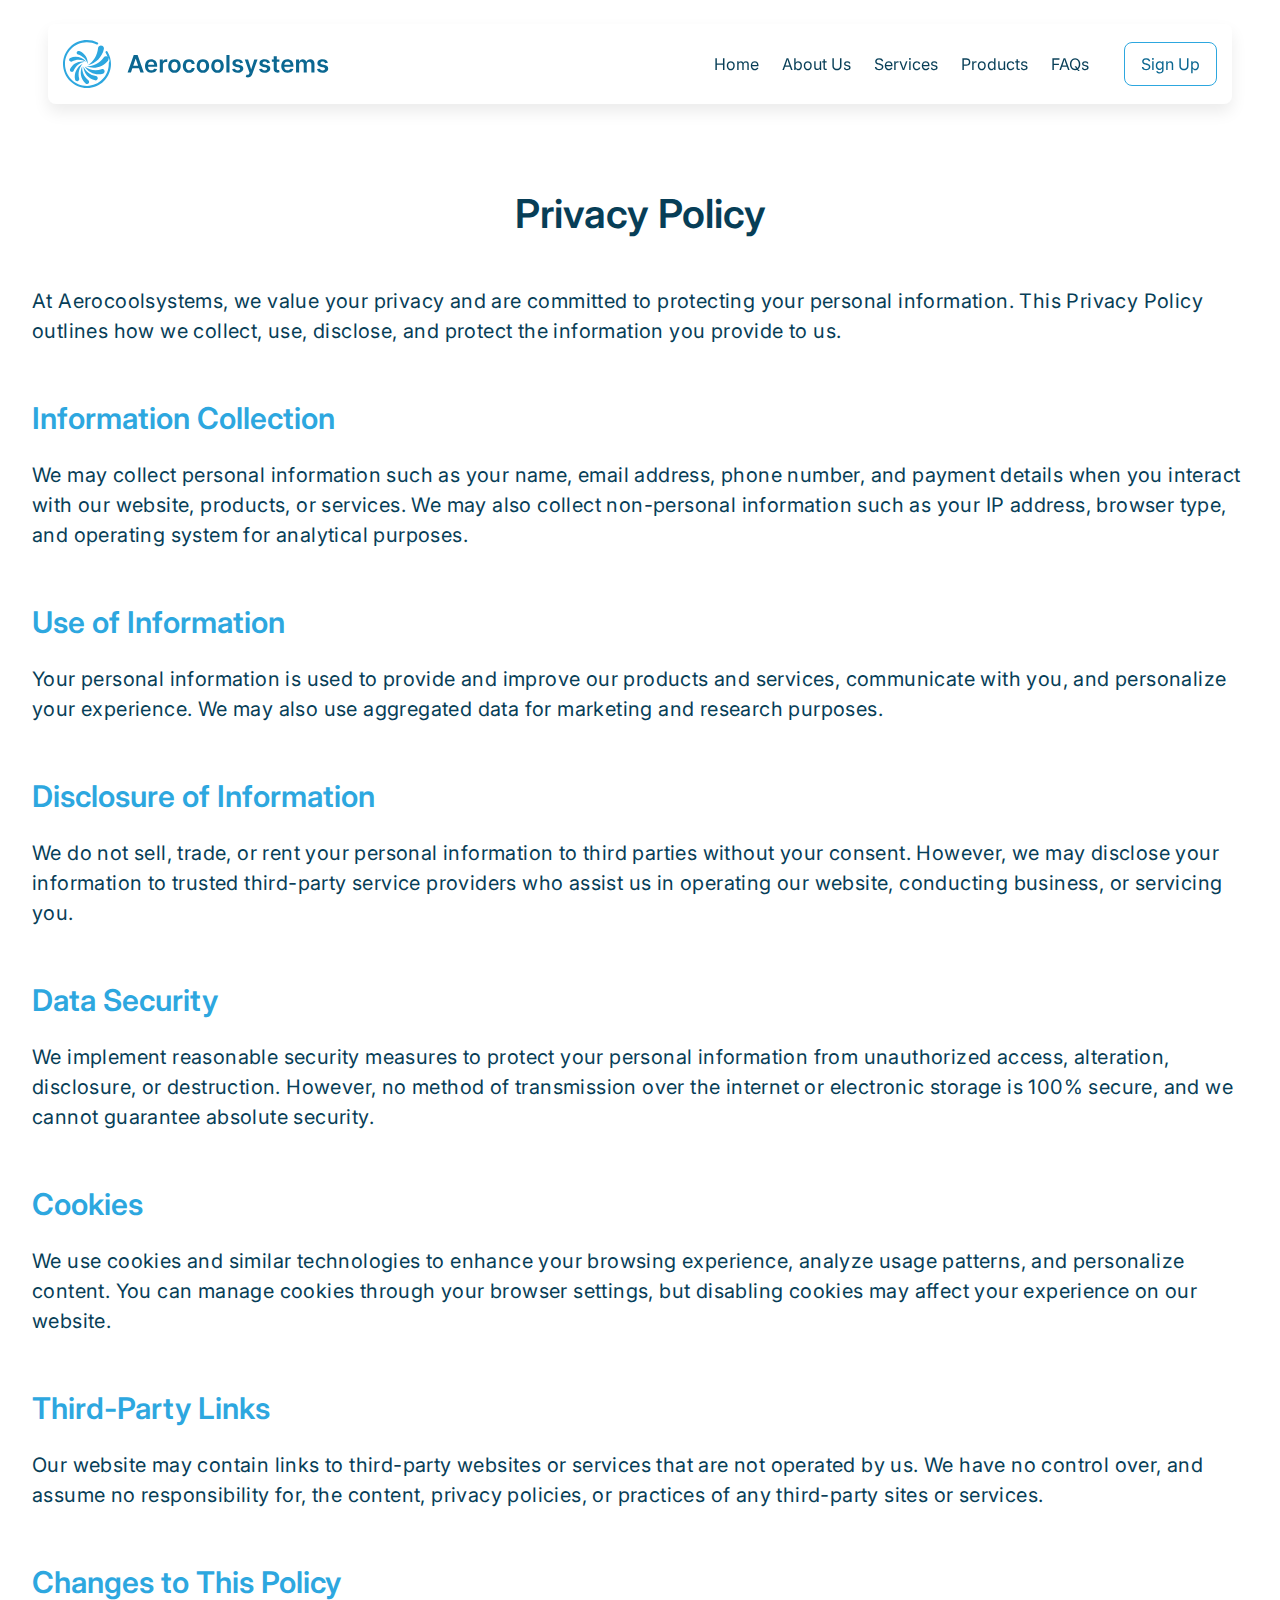
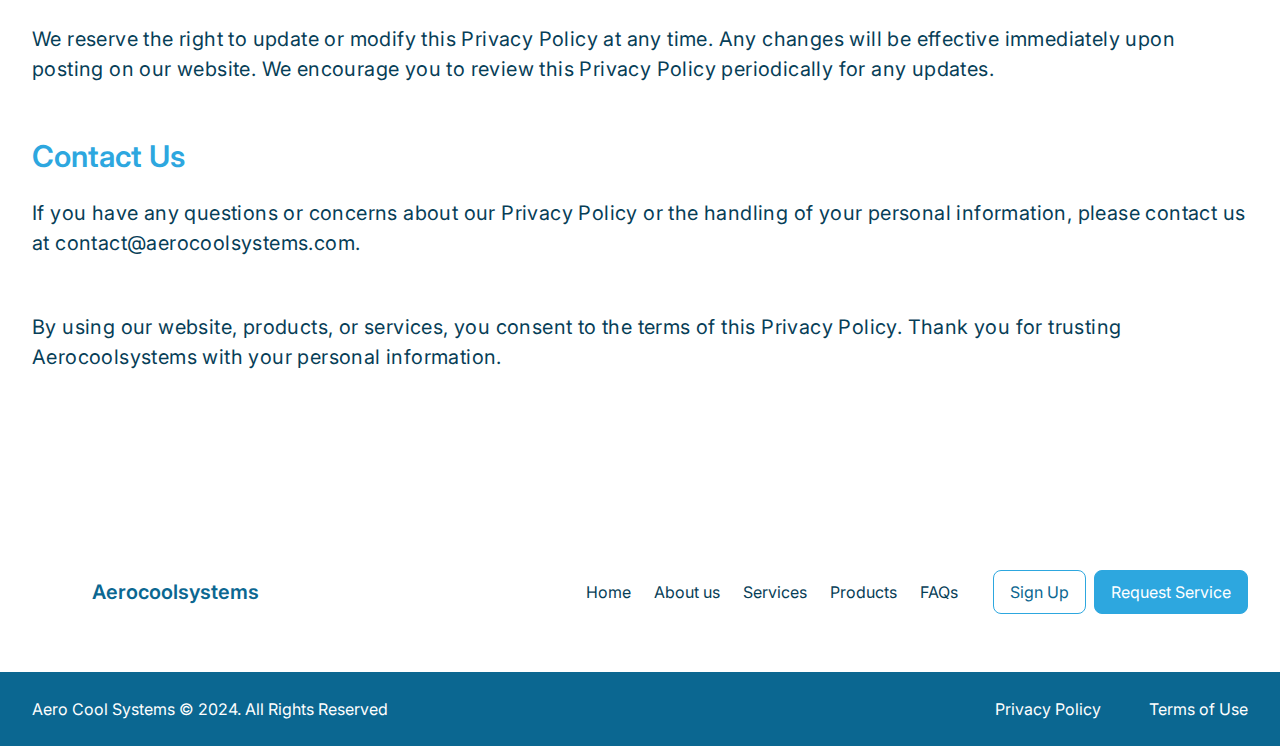
<file: privacy-policy.html>
<!DOCTYPE html>
<html lang="en">
	<head>
    <meta charset="UTF-8">
    <meta name="viewport" content="width=device-width, initial-scale=1.0">
    <link rel="stylesheet" href="css/style.min.css">
    <title>Privacy</title>
    <script src="js/app.min.js" defer></script>
</head>
	<body>
		<div class="wrapper">
			<header class="header">
    <div class="header__container">
        <div class="header__inner">
                <a href="index.html" class="header__logo">
                    <img src="[data-uri]" alt="SVG">
                </a>
            <nav class="menu">
                <ul class="menu__list">
                    <li class="menu__item"><a href="index.html" class="menu__link">Home</a></li>
                    <li class="menu__item"><a href="aboutus.html" class="menu__link">About us</a></li>
                    <li class="menu__item"><a href="services.html" class="menu__link">Services</a></li>
                    <li class="menu__item"><a href="products.html" class="menu__link">Products</a></li>
                    <li class="menu__item"><a href="faq.html" class="menu__link">FAQs</a></li>
                </ul>
            </nav>
            <div class="menu__buttons">
                <button class="button button_small menu__button">Sign Up</button>
                <button class="button button_small button_blue menu__button">request service</button>
            </div>
            <button class="burger">
                <span></span>
            </button>
        </div>
    </div>
</header>
            <section class="privacy">
                <div class="privacy__container">
                    <div class="privacy__inner">
                        <h2 class="section-title">Privacy Policy</h2>
                        <div class="subexplain">
                            <p>At Aerocoolsystems, we value your privacy and are committed to protecting your personal information. This Privacy Policy outlines how we collect, use, disclose, and protect the information you provide to us.</p>
                        </div>
                        <div class="subexplain">
							<h3>Information Collection</h3>
                            <p>We may collect personal information such as your name, email address, phone number, and payment details when you interact with our website, products, or services. We may also collect non-personal information such as your IP address, browser type, and operating system for analytical purposes.</p>
						</div>
                        <div class="subexplain">
							<h3>Use of Information</h3>
                            <p>Your personal information is used to provide and improve our products and services, communicate with you, and personalize your experience. We may also use aggregated data for marketing and research purposes.</p>
						</div>
                        <div class="subexplain">
							<h3>Disclosure of Information</h3>
                            <p>We do not sell, trade, or rent your personal information to third parties without your consent. However, we may disclose your information to trusted third-party service providers who assist us in operating our website, conducting business, or servicing you.</p>
						</div>
                        <div class="subexplain">
							<h3>Data Security</h3>
                            <p>We implement reasonable security measures to protect your personal information from unauthorized access, alteration, disclosure, or destruction. However, no method of transmission over the internet or electronic storage is 100% secure, and we cannot guarantee absolute security.</p>
						</div>
                        <div class="subexplain">
							<h3>Cookies</h3>
                            <p>We use cookies and similar technologies to enhance your browsing experience, analyze usage patterns, and personalize content. You can manage cookies through your browser settings, but disabling cookies may affect your experience on our website.</p>
						</div>
                        <div class="subexplain">
							<h3>Third-Party Links</h3>
                            <p>Our website may contain links to third-party websites or services that are not operated by us. We have no control over, and assume no responsibility for, the content, privacy policies, or practices of any third-party sites or services.</p>
						</div>
                        <div class="subexplain">
							<h3>Changes to This Policy</h3>
                            <p>We reserve the right to update or modify this Privacy Policy at any time. Any changes will be effective immediately upon posting on our website. We encourage you to review this Privacy Policy periodically for any updates.</p>
						</div>
                        <div class="subexplain">
							<h3>Contact Us</h3>
                            <p>If you have any questions or concerns about our Privacy Policy or the handling of your personal information, please contact us at contact@aerocoolsystems.com.</p>
                        </div>
                        <div class="subexplain">
                            <p>By using our website, products, or services, you consent to the terms of this Privacy Policy. Thank you for trusting Aerocoolsystems with your personal information.</p>
                        </div>
                    </div>
                </div>
            </section>
            <footer class="footer">
	<div class="footer__container">
		<div class="footer__inner">
			<div class="footer__top">
				<div class="footer__logo">
					<a href="#">
						<svg class="icon" width="48px" height="48px"><use xlink:href="#logo"></use></svg>
						<span>Aerocoolsystems</span>
					</a>
					</div>
				<nav class="footer__menu menu">
					<ul class="menu__list">
						<li class="menu__item"><a href="index.html" class="menu__link">Home</a></li>
						<li class="menu__item"><a href="aboutus.html" class="menu__link">About us</a></li>
						<li class="menu__item"><a href="services.html" class="menu__link">Services</a></li>
						<li class="menu__item"><a href="products.html" class="menu__link">Products</a></li>
						<li class="menu__item"><a href="faq.html" class="menu__link">FAQs</a></li>
					</ul>
				</nav>
				<div class="menu__buttons">
					<button class="button button_small menu__button">Sign Up</button>
					<button class="button button_small button_blue menu__button">request service</button>
				</div>
			</div>
		</div>
	</div>
</footer>
<div class="copyrights">
	<div class="copyrights__container">
		<div class="copyrights__inner">
			<p class="copyrights__copyright">Aero Cool Systems © 2024. All Rights Reserved</p>
			<div class="copyrights__rules">
				<a href="privacy-policy.html">Privacy Policy</a>
				<a href="terms-of-use.html">Terms of Use</a>
			</div>
		</div>
	</div>
</div>
</div> 

		</div>
	</body>
</html>
</file>
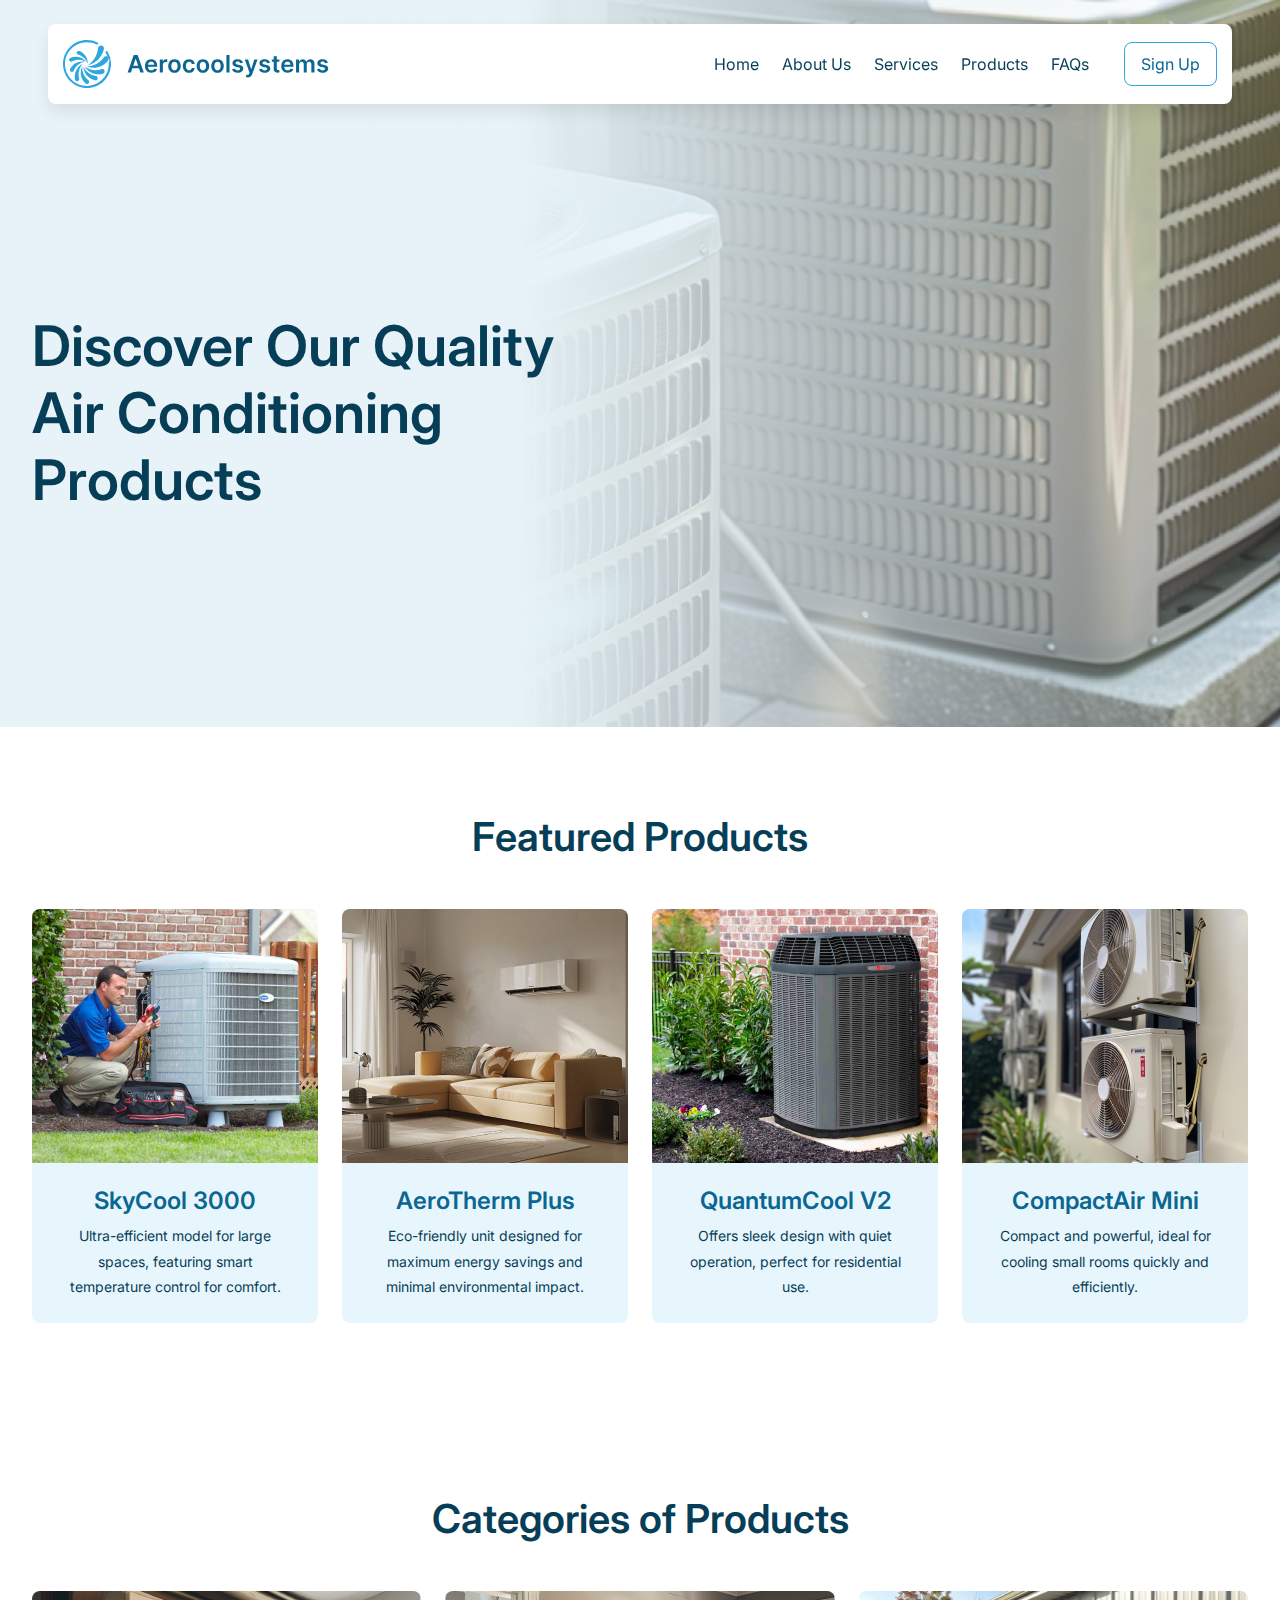
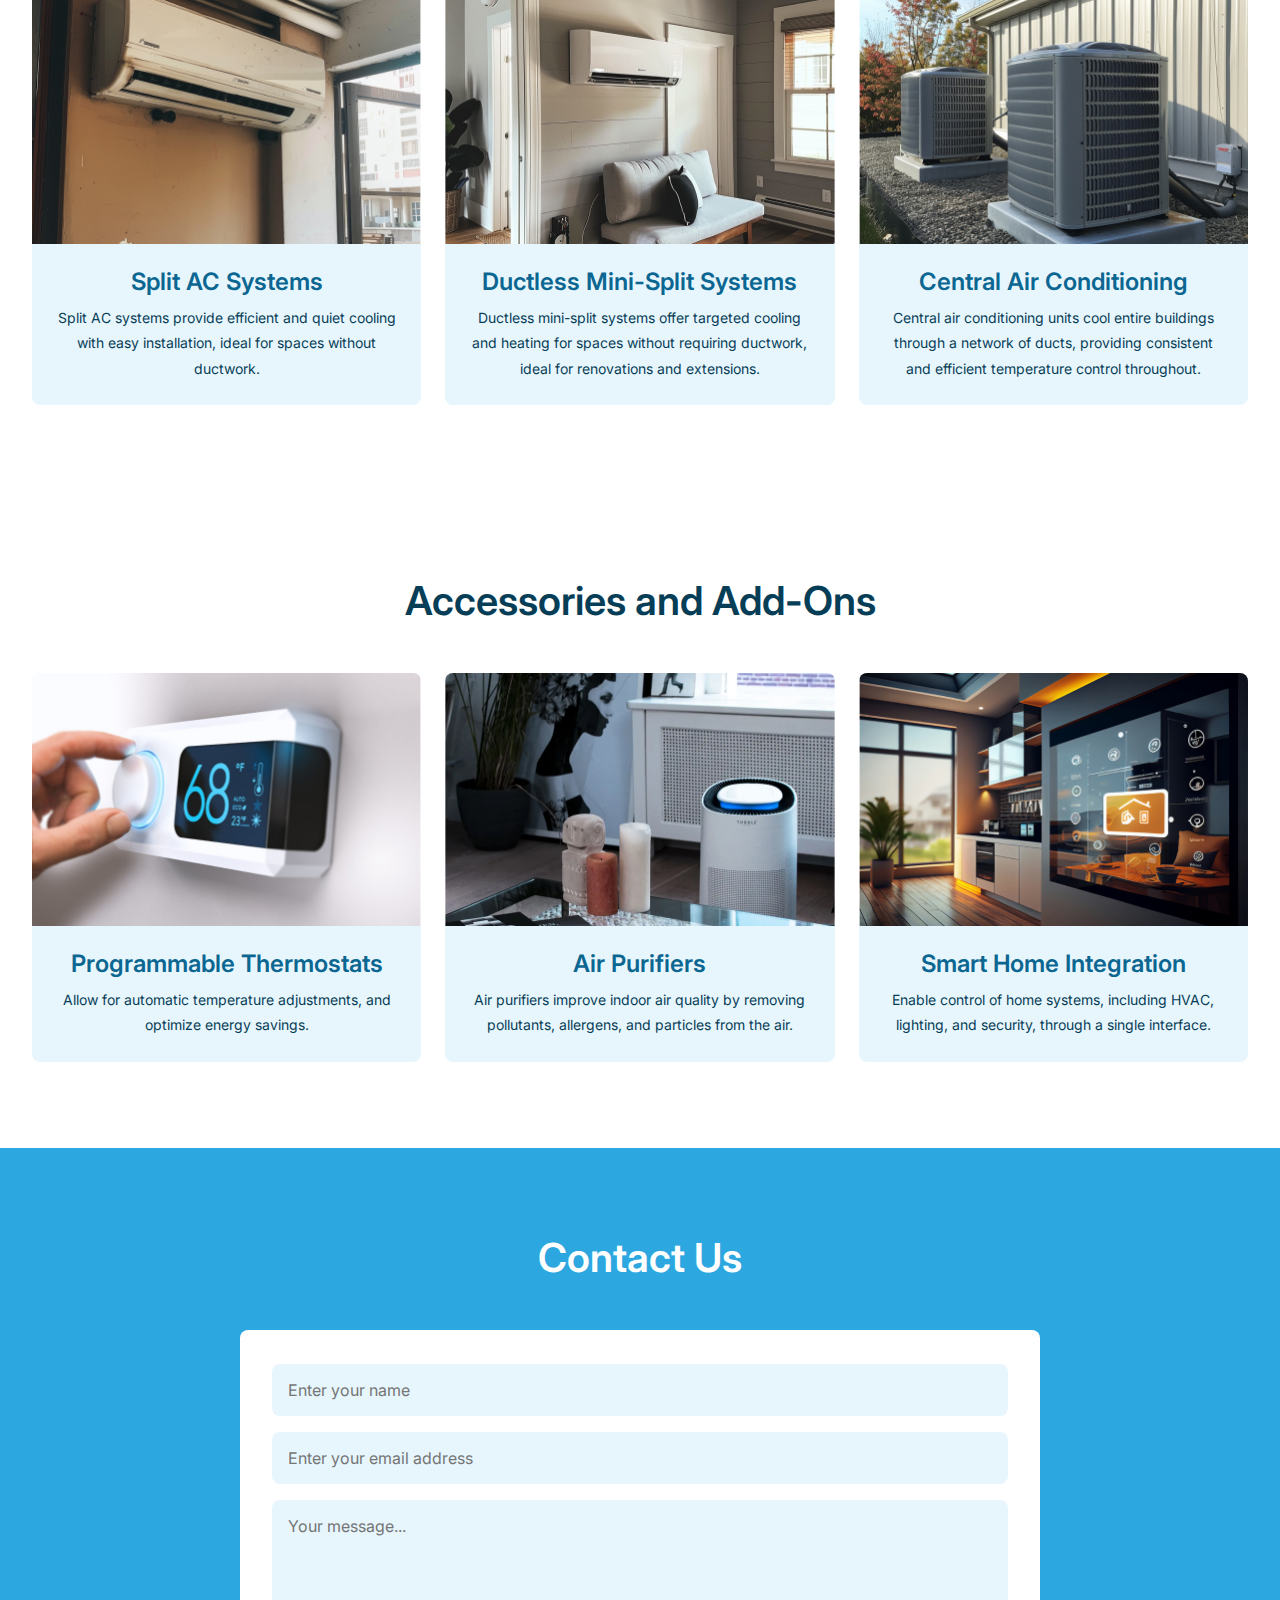
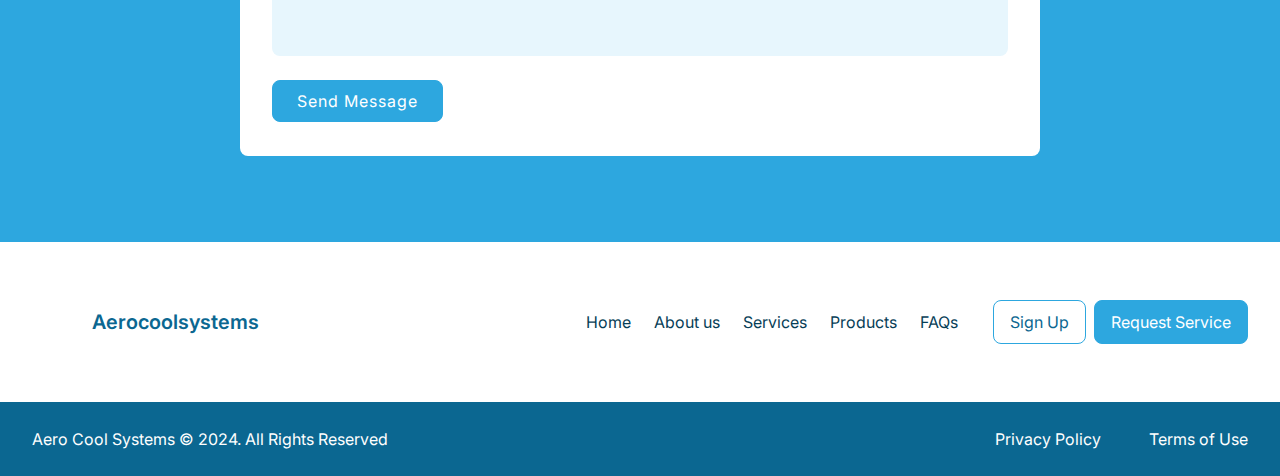
<file: products.html>
<!DOCTYPE html>
<html lang="en">
	<head>
    <meta charset="UTF-8">
    <meta name="viewport" content="width=device-width, initial-scale=1.0">
    <link rel="stylesheet" href="css/style.min.css">
    <title>Products</title>
    <script src="js/app.min.js" defer></script>
</head>
	<body>
		<div class="wrapper">
			<header class="header">
    <div class="header__container">
        <div class="header__inner">
                <a href="index.html" class="header__logo">
                    <img src="[data-uri]" alt="SVG">
                </a>
            <nav class="menu">
                <ul class="menu__list">
                    <li class="menu__item"><a href="index.html" class="menu__link">Home</a></li>
                    <li class="menu__item"><a href="aboutus.html" class="menu__link">About us</a></li>
                    <li class="menu__item"><a href="services.html" class="menu__link">Services</a></li>
                    <li class="menu__item"><a href="products.html" class="menu__link">Products</a></li>
                    <li class="menu__item"><a href="faq.html" class="menu__link">FAQs</a></li>
                </ul>
            </nav>
            <div class="menu__buttons">
                <button class="button button_small menu__button">Sign Up</button>
                <button class="button button_small button_blue menu__button">request service</button>
            </div>
            <button class="burger">
                <span></span>
            </button>
        </div>
    </div>
</header>
            <section class="intro intro_products" style="background-image: url(img/productsbackground.jpg);">
				<div class="intro__container">
					<div class="intro__inner">
						<h1 class="main_heading">Discover Our Quality Air Conditioning Products</h1>
					</div>
				</div>
			</section>
            <section class="products">
				<div class="products__container">
					<div class="products__inner">
						<h3 class="section-title">Featured Products</h3>
						<ul class="products__list">
							<li class="products__item">
								<div class="products__img">
									<img src="img/products/1.jpg" alt="">
								</div>
								<div class="products__text">
									<h4 class="products__name">SkyCool 3000</h4>
									<p class="products__explain">Ultra-efficient model for large spaces, featuring smart temperature control for comfort.</p>
								</div>
							</li>
							<li class="products__item">
								<div class="products__img">
									<img src="img/products/5.jpg" alt="">
								</div>
								<div class="products__text">
									<h4 class="products__name">AeroTherm Plus</h4>
									<p class="products__explain">Eco-friendly unit designed for maximum energy savings and minimal environmental impact.</p>
								</div>
							</li>
							<li class="products__item">
								<div class="products__img">
									<img src="img/products/3.jpg" alt="">
								</div>
								<div class="products__text">
									<h4 class="products__name">QuantumCool V2</h4>
									<p class="products__explain">Offers sleek design with quiet operation, perfect for residential use.</p>
								</div>
							</li>
							<li class="products__item">
								<div class="products__img">
									<img src="img/products/6.jpg" alt="">
								</div>
								<div class="products__text">
									<h4 class="products__name">CompactAir Mini</h4>
									<p class="products__explain">Compact and powerful, ideal for cooling small rooms quickly and efficiently.</p>
								</div>
							</li>
						</ul>
					</div>
				</div>
			</section>
            <section class="products">
				<div class="products__container">
					<div class="products__inner">
						<h3 class="section-title">Categories of Products</h3>
						<ul class="products__list triple">
							<li class="products__item">
								<div class="products__img">
									<img src="img/products/7.jpg" alt="">
								</div>
								<div class="products__text">
									<h4 class="products__name">Split AC Systems</h4>
									<p class="products__explain">Split AC systems provide efficient and quiet cooling with easy installation, ideal for spaces without ductwork.</p>
								</div>
							</li>
							<li class="products__item">
								<div class="products__img">
									<img src="img/products/8.jpg" alt="">
								</div>
								<div class="products__text">
									<h4 class="products__name">Ductless Mini-Split Systems</h4>
									<p class="products__explain">Ductless mini-split systems offer targeted cooling and heating for spaces without requiring ductwork, ideal for renovations and extensions.</p>
								</div>
							</li>
							<li class="products__item">
								<div class="products__img">
									<img src="img/products/9.jpg" alt="">
								</div>
								<div class="products__text">
									<h4 class="products__name">Central Air Conditioning</h4>
									<p class="products__explain">Central air conditioning units cool entire buildings through a network of ducts, providing consistent and efficient temperature control throughout.</p>
								</div>
							</li>
						</ul>
					</div>
				</div>
			</section>
            <section class="products">
				<div class="products__container">
					<div class="products__inner">
						<h3 class="section-title">Accessories and Add-Ons</h3>
						<ul class="products__list triple">
							<li class="products__item">
								<div class="products__img">
									<img src="img/products/10.jpg" alt="">
								</div>
								<div class="products__text">
									<h4 class="products__name">Programmable Thermostats</h4>
									<p class="products__explain">Allow for automatic temperature adjustments, and optimize energy savings.</p>
								</div>
							</li>
							<li class="products__item">
								<div class="products__img">
									<img src="img/products/11.jpg" alt="">
								</div>
								<div class="products__text">
									<h4 class="products__name">Air Purifiers</h4>
									<p class="products__explain">Air purifiers improve indoor air quality by removing pollutants, allergens, and particles from the air.</p>
								</div>
							</li>
							<li class="products__item">
								<div class="products__img">
									<img src="img/products/12.jpg" alt="">
								</div>
								<div class="products__text">
									<h4 class="products__name">Smart Home Integration</h4>
									<p class="products__explain">Enable control of home systems, including HVAC, lighting, and security, through a single interface.</p>
								</div>
							</li>
						</ul>
					</div>
				</div>
			</section>
            <section class="contacts" id="contacts">
    <div class="contacts__container">
        <div class="contacts__inner">
            <h3 class="section-title">Contact Us</h3>
            <form action="" class="contacts__form form">
                <div class="form__inputs">
                    <input required name="name" type="text" placeholder="Enter your name" class="contacts__input input">
                    <input required name="email" type="text" placeholder="Enter your email address" class="contacts__input input">
                    <textarea required name="review" placeholder="Your message..."></textarea>
                </div>
                <button class="button button_medium button_blue form__button">Send message</button>
            </form>
        </div>
    </div>
</section>

			<footer class="footer">
	<div class="footer__container">
		<div class="footer__inner">
			<div class="footer__top">
				<div class="footer__logo">
					<a href="#">
						<svg class="icon" width="48px" height="48px"><use xlink:href="#logo"></use></svg>
						<span>Aerocoolsystems</span>
					</a>
					</div>
				<nav class="footer__menu menu">
					<ul class="menu__list">
						<li class="menu__item"><a href="index.html" class="menu__link">Home</a></li>
						<li class="menu__item"><a href="aboutus.html" class="menu__link">About us</a></li>
						<li class="menu__item"><a href="services.html" class="menu__link">Services</a></li>
						<li class="menu__item"><a href="products.html" class="menu__link">Products</a></li>
						<li class="menu__item"><a href="faq.html" class="menu__link">FAQs</a></li>
					</ul>
				</nav>
				<div class="menu__buttons">
					<button class="button button_small menu__button">Sign Up</button>
					<button class="button button_small button_blue menu__button">request service</button>
				</div>
			</div>
		</div>
	</div>
</footer>
<div class="copyrights">
	<div class="copyrights__container">
		<div class="copyrights__inner">
			<p class="copyrights__copyright">Aero Cool Systems © 2024. All Rights Reserved</p>
			<div class="copyrights__rules">
				<a href="privacy-policy.html">Privacy Policy</a>
				<a href="terms-of-use.html">Terms of Use</a>
			</div>
		</div>
	</div>
</div>
</div> 

		</div>
	</body>
</html>
</file>
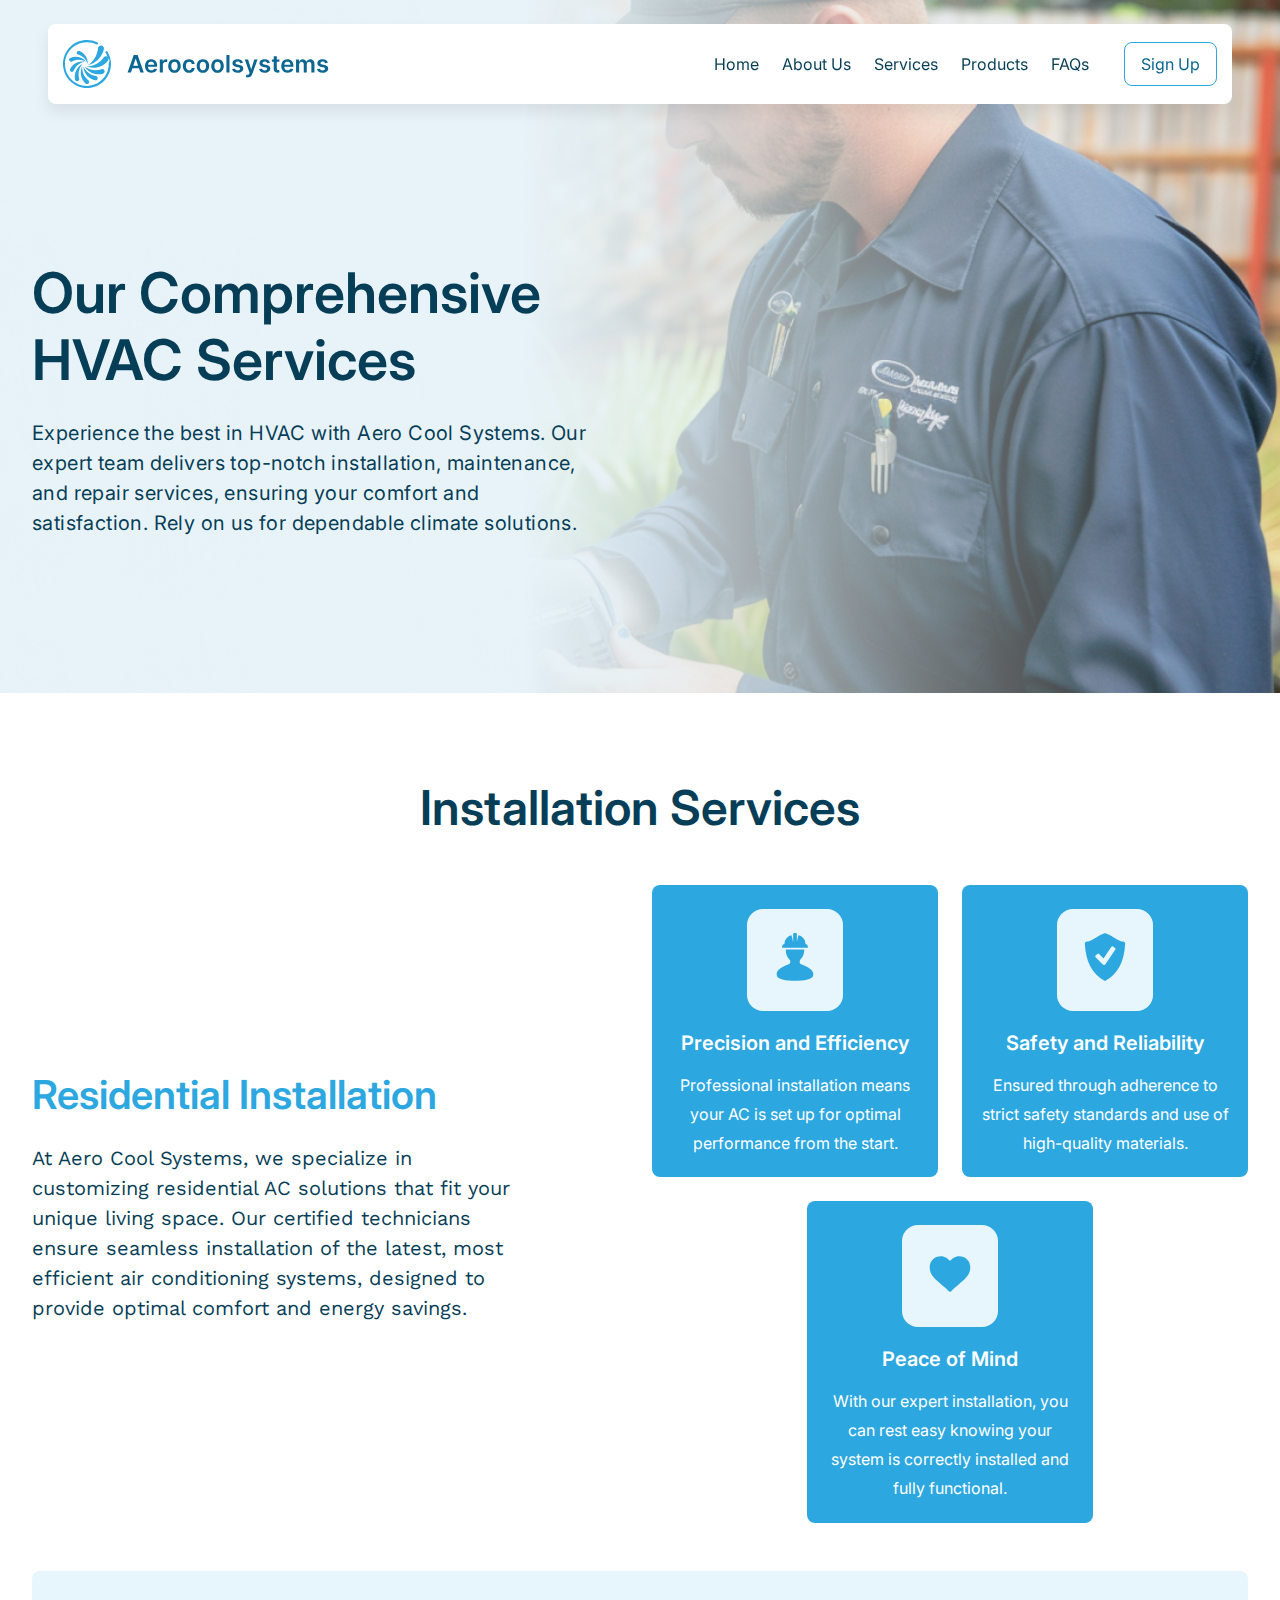
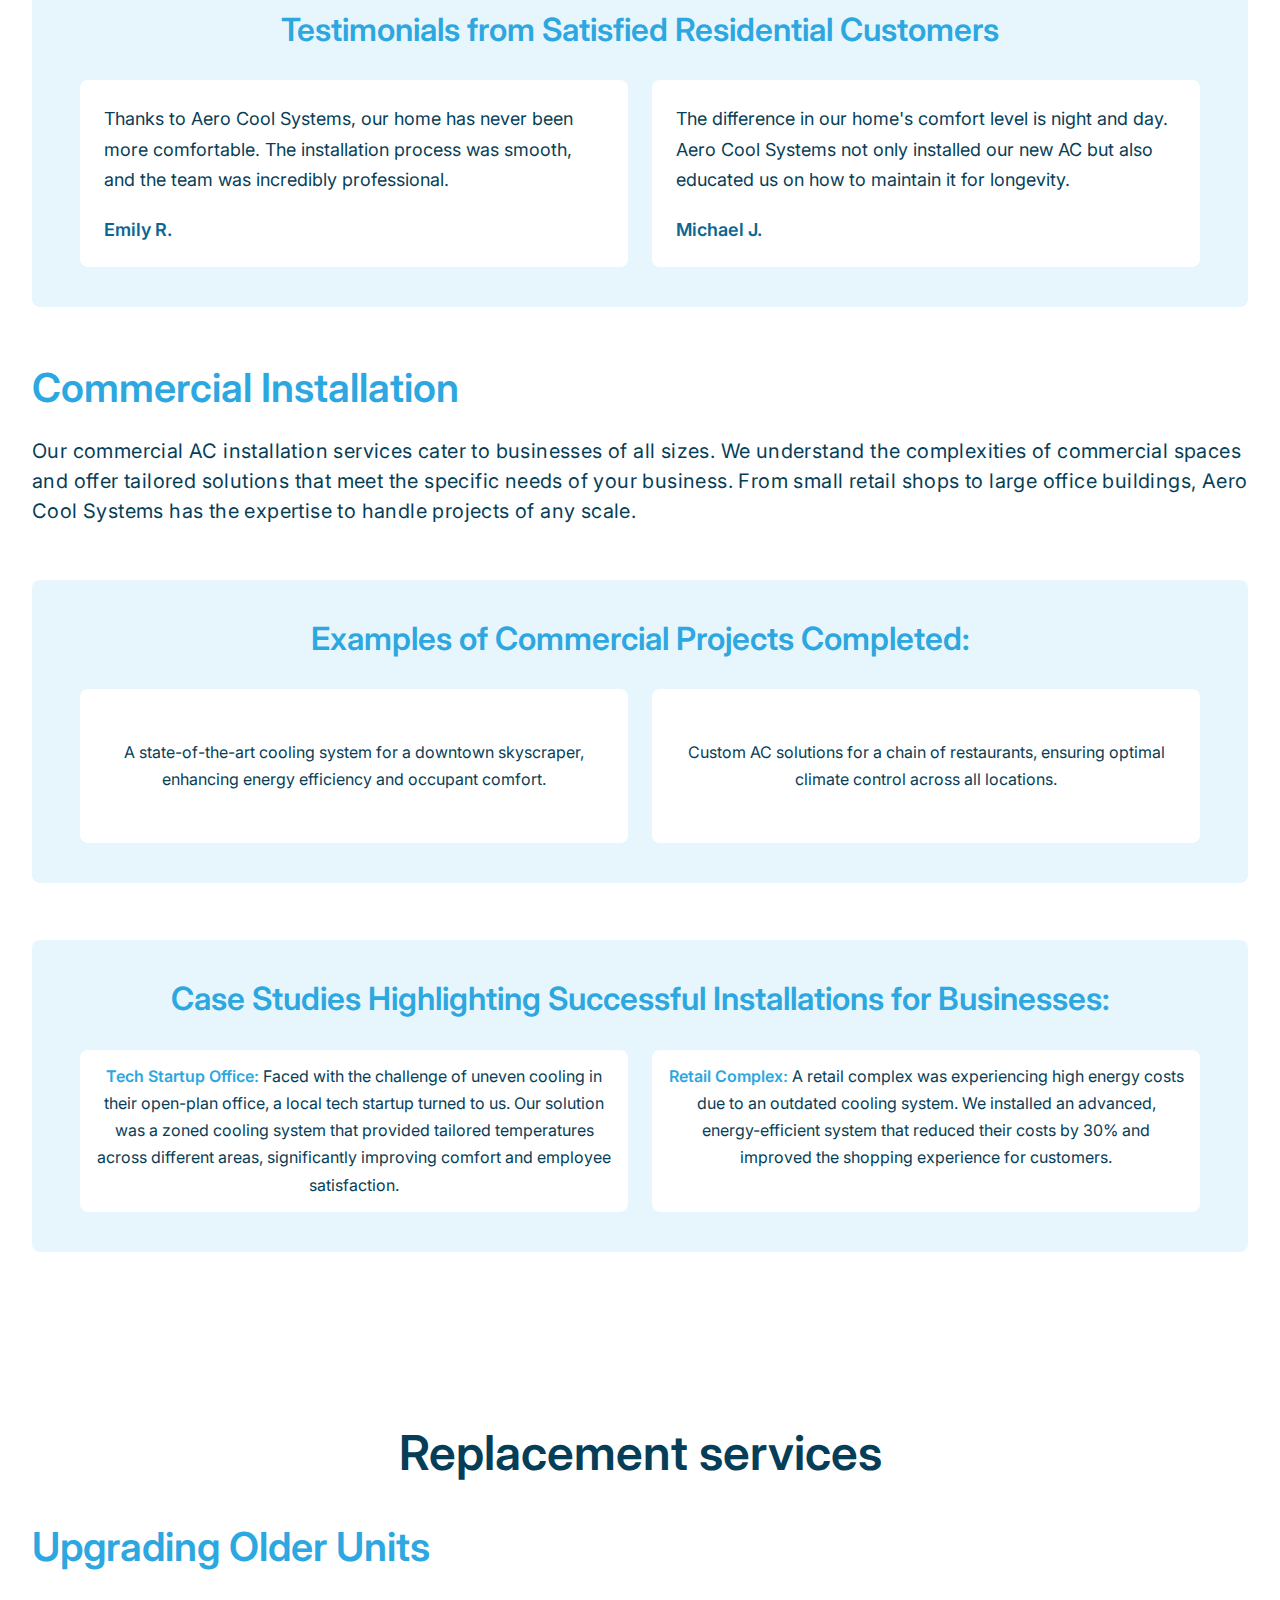
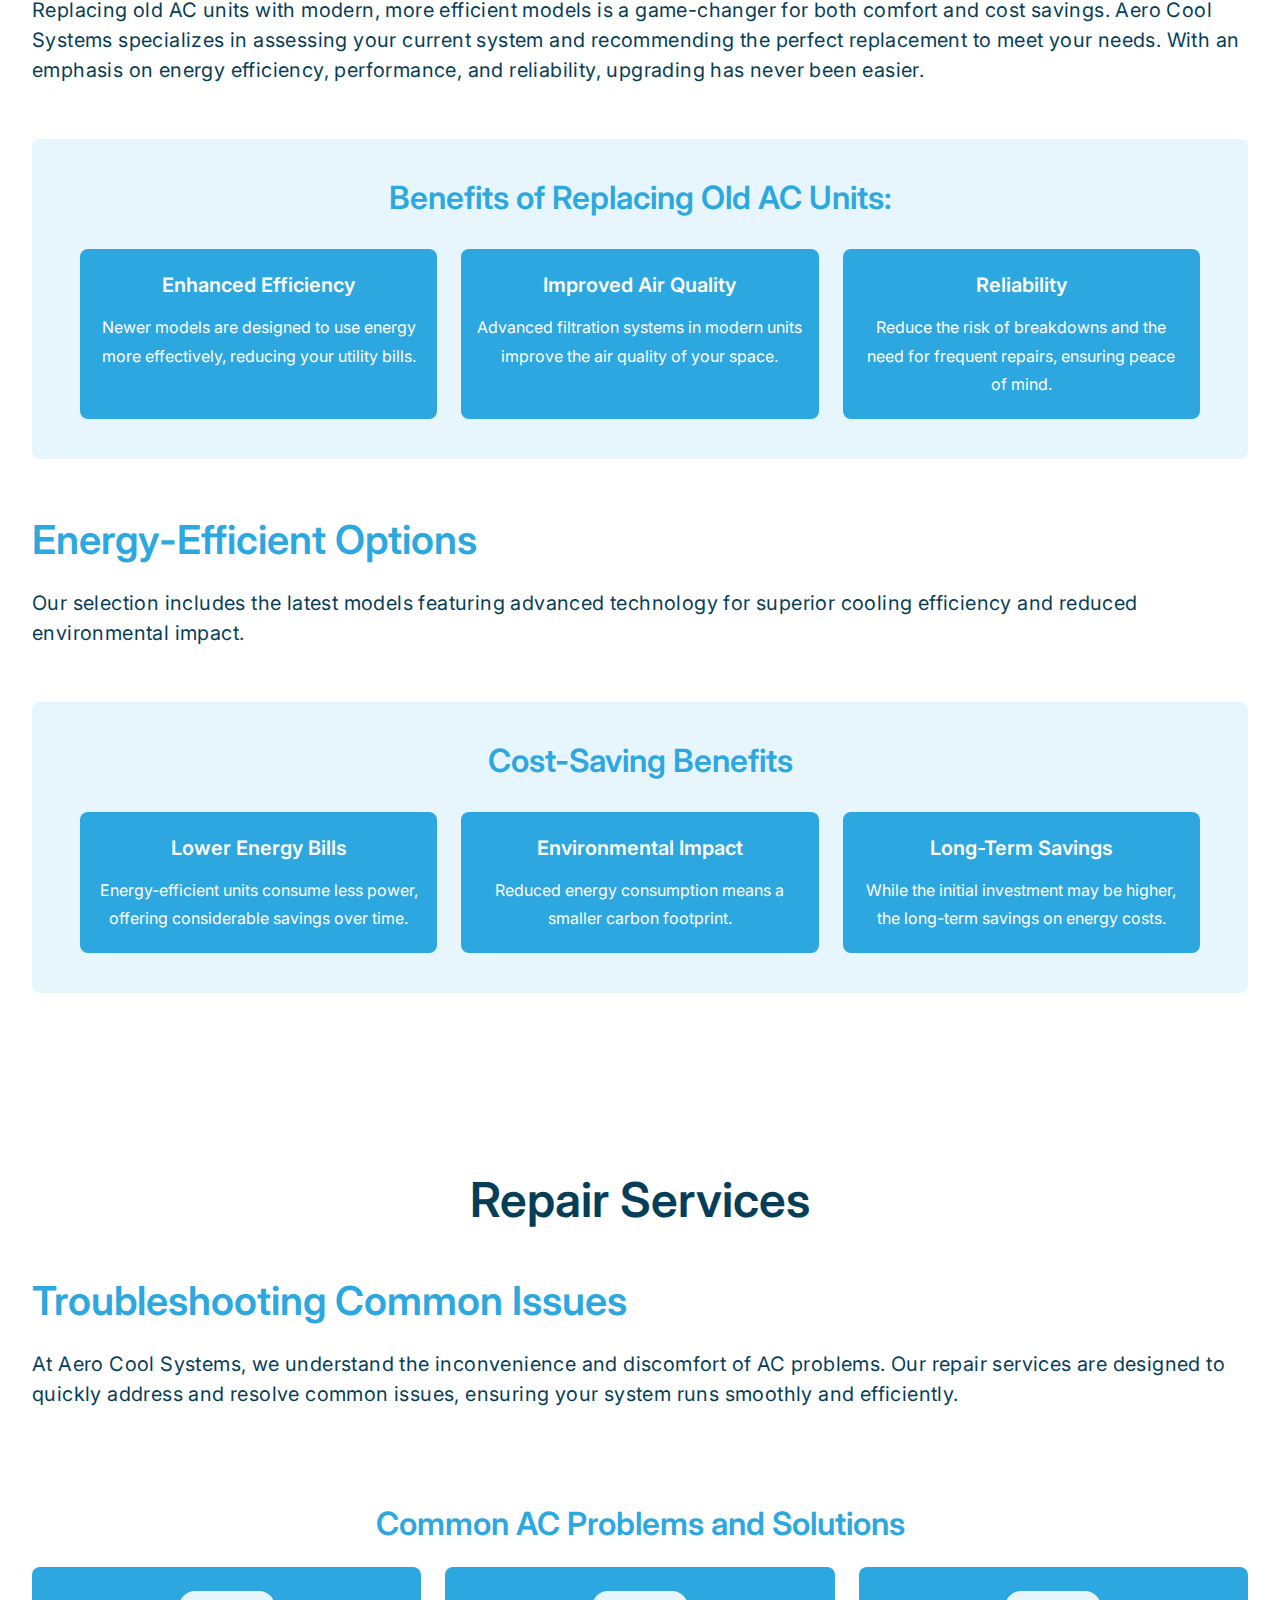
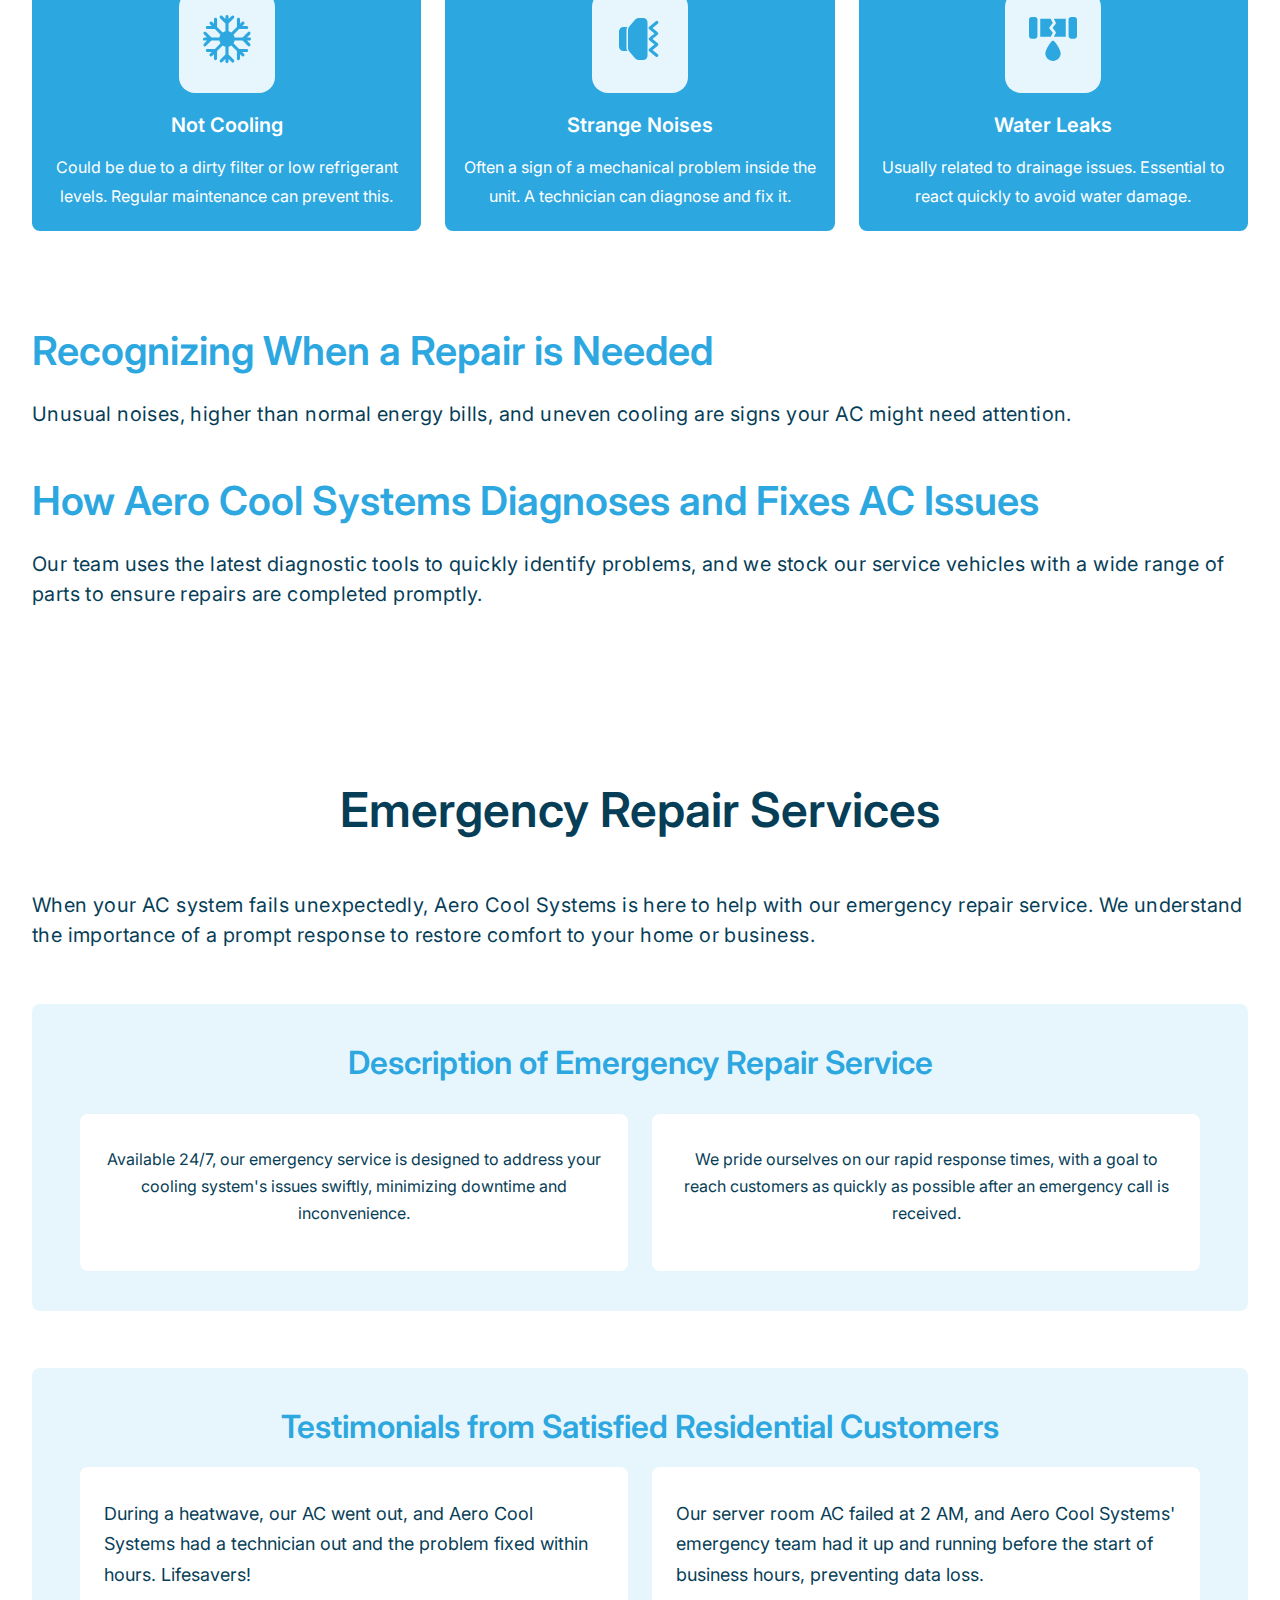
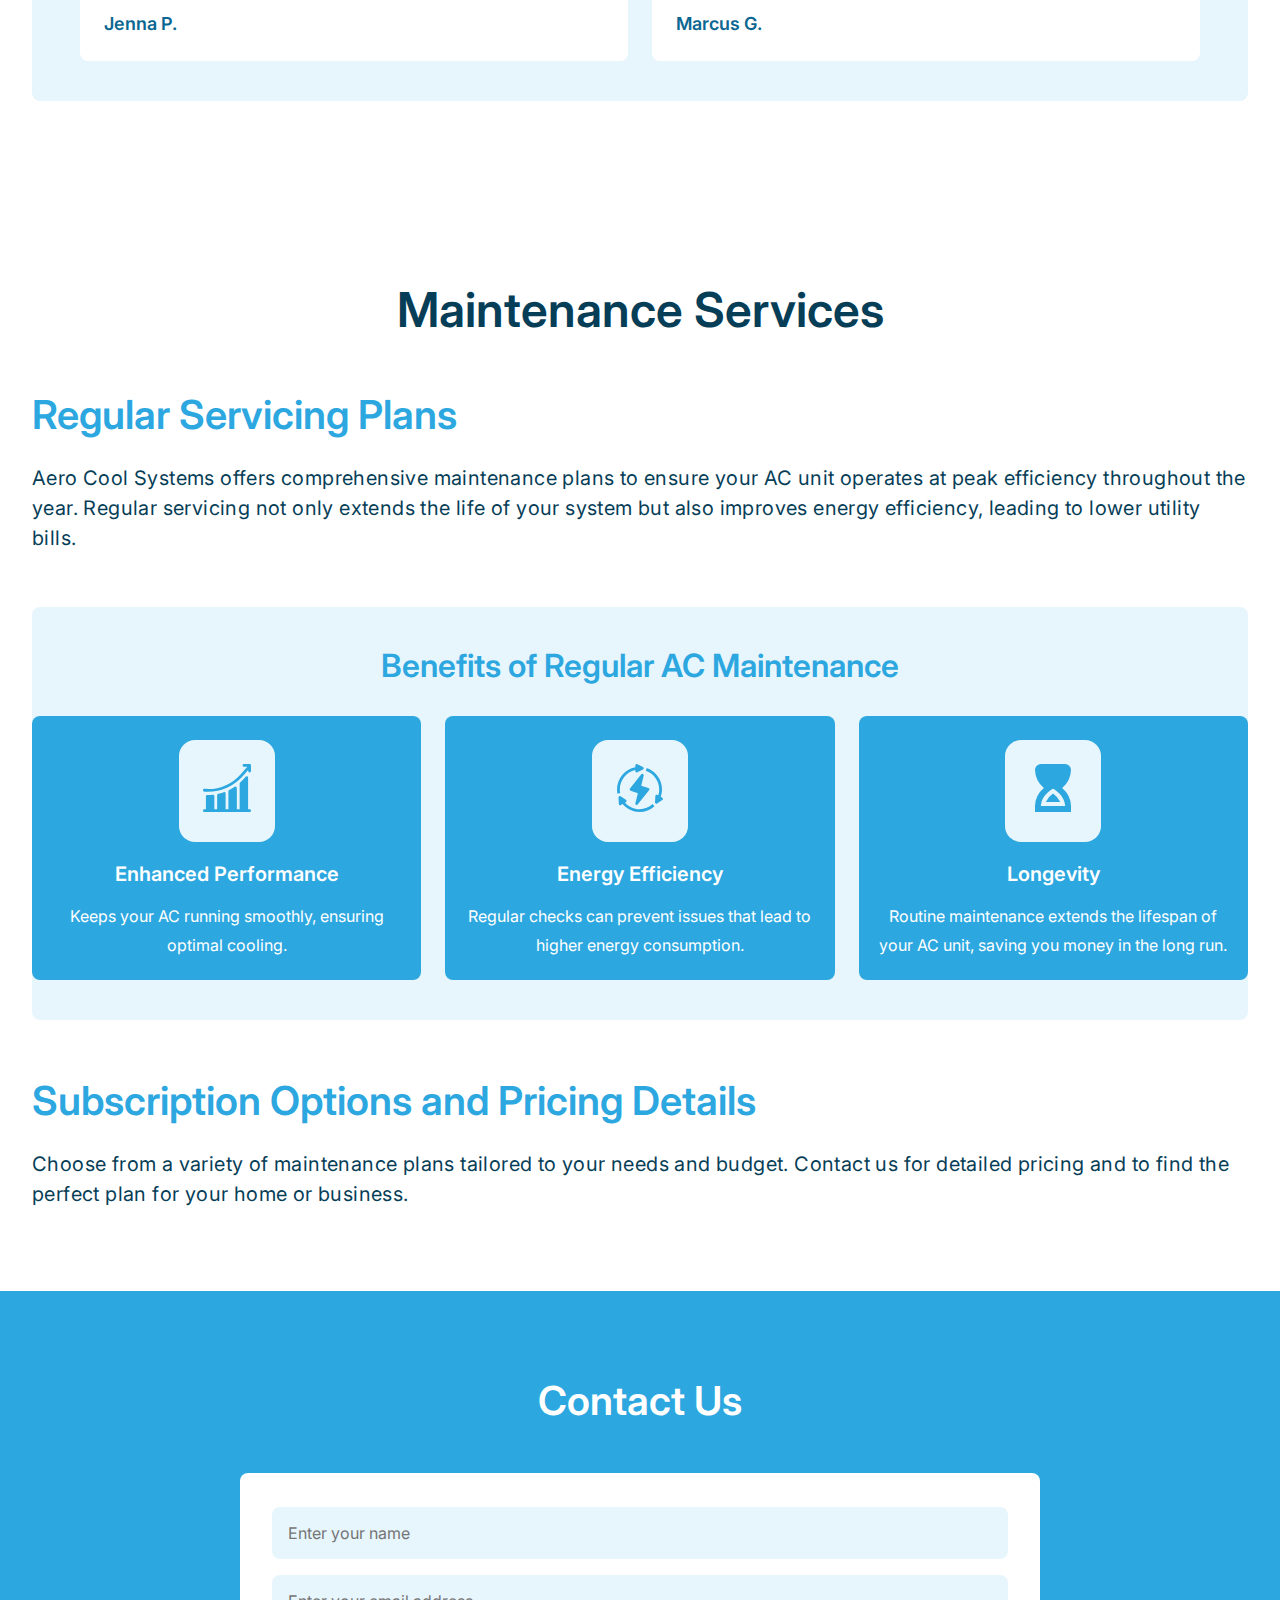
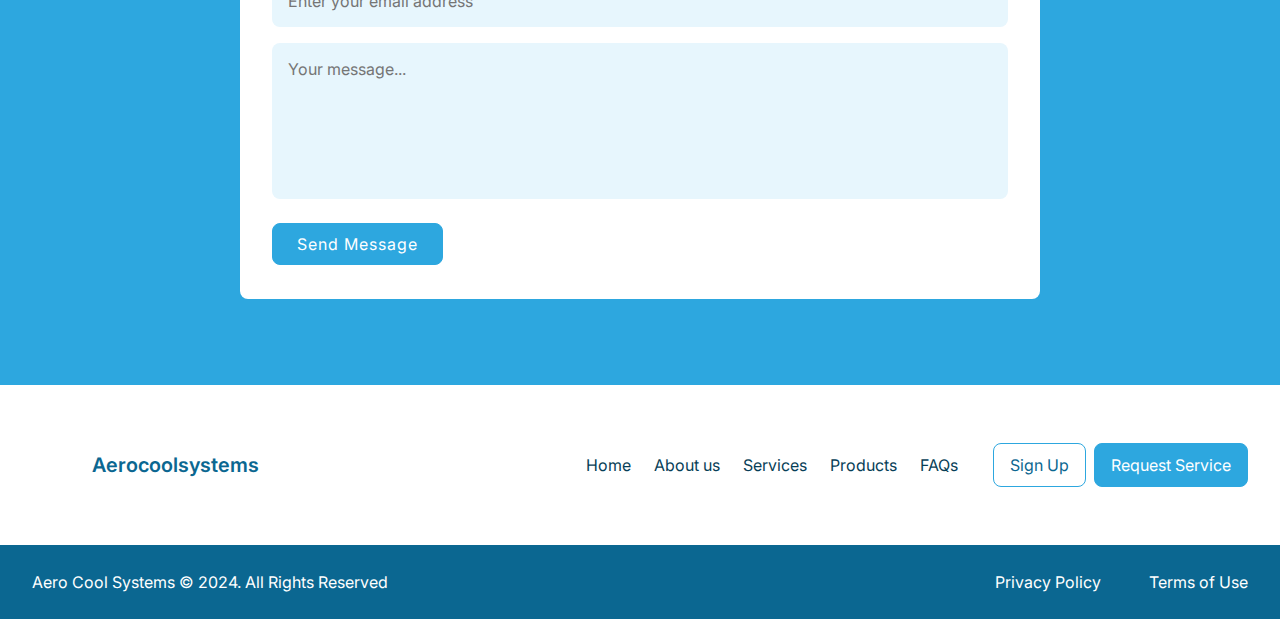
<file: services.html>
<!DOCTYPE html>
<html lang="en">
	<head>
    <meta charset="UTF-8">
    <meta name="viewport" content="width=device-width, initial-scale=1.0">
    <link rel="stylesheet" href="css/style.min.css">
    <title>Services</title>
    <script src="js/app.min.js" defer></script>
</head>
	<body>
		<div class="wrapper">
			<header class="header">
    <div class="header__container">
        <div class="header__inner">
                <a href="index.html" class="header__logo">
                    <img src="[data-uri]" alt="SVG">
                </a>
            <nav class="menu">
                <ul class="menu__list">
                    <li class="menu__item"><a href="index.html" class="menu__link">Home</a></li>
                    <li class="menu__item"><a href="aboutus.html" class="menu__link">About us</a></li>
                    <li class="menu__item"><a href="services.html" class="menu__link">Services</a></li>
                    <li class="menu__item"><a href="products.html" class="menu__link">Products</a></li>
                    <li class="menu__item"><a href="faq.html" class="menu__link">FAQs</a></li>
                </ul>
            </nav>
            <div class="menu__buttons">
                <button class="button button_small menu__button">Sign Up</button>
                <button class="button button_small button_blue menu__button">request service</button>
            </div>
            <button class="burger">
                <span></span>
            </button>
        </div>
    </div>
</header>
			<section class="intro intro_services" style="background-image: url(img/hvac.jpg");">
				<div class="intro__container">
					<div class="intro__inner">
						<h1 class="main_heading">Our Comprehensive HVAC Services</h1>
						<p class="intro__paragraph">Experience the best in HVAC with Aero Cool Systems. Our expert team delivers top-notch installation, maintenance, and repair services, ensuring your comfort and satisfaction. Rely on us for dependable climate solutions.</p>
					</div>
				</div>
			</section>
            <section class="installation-services">
                <div class="installation-services__container">
                    <div class="installation-services__inner">
                        <h2 class="installation-services__title">Installation Services</h2>
						<div class="installation-serviecs__content">
							<div class="installation-services__left subexplain">
								<h3>Residential Installation</h3>
								<p>At Aero Cool Systems, we specialize in customizing residential AC solutions that fit your unique living space. Our certified technicians ensure seamless installation of the latest, most efficient air conditioning systems, designed to provide optimal comfort and energy savings.</p>
							</div>
							<ul class="installation-services__list">
								<li class="installation-services__item">
									<div class="installation-services__img">
										<svg width="48px" height="48px">
											<use xlink:href="/img/icons/sprite.svg#mission--1"></use>
										</svg>
									</div>
									<div class="installation-services__text">
										<h4 class="installation-services__name">Precision and Efficiency</h4>
										<p class="installation-services__explain">Professional installation means your AC is set up for optimal performance from the start.</p>
									</div>
								</li>
								<li class="installation-services__item">
									<div class="installation-services__img">
										<svg width="48px" height="48px">
											<use xlink:href="/img/icons/sprite.svg#mission--9"></use>
										</svg>	
									</div>
									<div class="installation-services__text">
										<h4 class="installation-services__name">Safety and Reliability</h4>
										<p class="installation-services__explain">Ensured through adherence to strict safety standards and use of high-quality materials.</p>
									</div>
								</li>
								<li class="installation-services__item">
									<div class="installation-services__img">
										<svg width="48px" height="48px">
											<use xlink:href="/img/icons/sprite.svg#mission--10"></use>
										</svg>
									</div>
									<div class="installation-services__text">
										<h4 class="installation-services__name">Peace of Mind</h4>
										<p class="installation-services__explain">With our expert installation, you can rest easy knowing your system is correctly installed and fully functional.</p>
									</div>
								</li>
							</ul>
						</div>
						<div class="installation-services__testimonials">
						<h3 class="section-title section-title_blue">Testimonials from Satisfied Residential Customers</h3>
						<ul class="reviews__list">
							<li class="review__item">
								<p class="review__text">Thanks to Aero Cool Systems, our home has never been more comfortable. The installation process was smooth, and the team was incredibly professional.</p>
								<div class="review__profile">
									<h5 class="review__user">Emily R.</h5>
								</div>
							</li>
							<li class="review__item">
								<p class="review__text">The difference in our home's comfort level is night and day. Aero Cool Systems not only installed our new AC but also educated us on how to maintain it for longevity.</p>
								<div class="review__profile">
									<h5 class="review__user">Michael J.</h5>
								</div>
							</li>
						</ul>
						</div>
						<div class="subexplain">
							<h3>Commercial Installation</h3>
						<p>Our commercial AC installation services cater to businesses of all sizes. We understand the complexities of commercial spaces and offer tailored solutions that meet the specific needs of your business. From small retail shops to large office buildings, Aero Cool Systems has the expertise to handle projects of any scale.</p>
						</div>
						<div class="installation-services__testimonials">
							<h3 class="section-title section-title_blue">Examples of Commercial Projects Completed:</h3>
							<ul class="reviews__list">
								<li class="review__item p52">
									<p class="review__text review__text_center">A state-of-the-art cooling system for a downtown skyscraper, enhancing energy efficiency and occupant comfort.</p>
								</li>
								<li class="review__item p52">
									<p class="review__text review__text_center">Custom AC solutions for a chain of restaurants, ensuring optimal climate control across all locations.</p>
								</li>
							</ul>
						</div>
						<div class="installation-services__testimonials">
							<h3 class="section-title section-title_blue">Case Studies Highlighting Successful Installations for Businesses:</h3>
							<ul class="reviews__list">
								<li class="review__item p13">
									<p class="review__text review__text_center"><span>Tech Startup Office:</span> Faced with the challenge of uneven cooling in their open-plan office, a local tech startup turned to us. Our solution was a zoned cooling system that provided tailored temperatures across different areas, significantly improving comfort and employee satisfaction.</p>
								</li>
								<li class="review__item p13">
									<p class="review__text review__text_center"><span>Retail Complex:</span> A retail complex was experiencing high energy costs due to an outdated cooling system. We installed an advanced, energy-efficient system that reduced their costs by 30% and improved the shopping experience for customers.</p>
								</li>
							</ul>
						</div>
					</div>
                </div>
            </section>
			<section class="replacement-services">
				<div class="replacement-services__container">
					<div class="replacement-services__inner">
						<h2>Replacement services</h2>
						<div class="subexplain">
							<h3>Upgrading Older Units</h3>
							<p>Replacing old AC units with modern, more efficient models is a game-changer for both comfort and cost savings. Aero Cool Systems specializes in assessing your current system and recommending the perfect replacement to meet your needs. With an emphasis on energy efficiency, performance, and reliability, upgrading has never been easier.</p>
						</div>
						<div class="installation-services__testimonials">
							<h3 class="section-title section-title_blue">Benefits of Replacing Old AC Units:</h3>
							<ul class="installation-services__list">
								<li class="installation-services__item">
									<div class="installation-services__text">
										<h4 class="installation-services__name">Enhanced Efficiency</h4>
										<p class="installation-services__explain">Newer models are designed to use energy more effectively, reducing your utility
											bills.</p>
									</div>
								</li>
								<li class="installation-services__item">
									<div class="installation-services__text">
										<h4 class="installation-services__name">Improved Air Quality</h4>
										<p class="installation-services__explain">Advanced filtration systems in modern units improve the air quality of your
											space.</p>
									</div>
								</li>
								<li class="installation-services__item">
									<div class="installation-services__text">
										<h4 class="installation-services__name">Reliability</h4>
										<p class="installation-services__explain">Reduce the risk of breakdowns and the need for frequent repairs, ensuring peace of mind.</p>
									</div>
								</li>
							</ul>
						</div>
						<div class="subexplain">
							<h3>Energy-Efficient Options</h3>
							<p>Our selection includes the latest models featuring advanced technology for superior cooling efficiency and reduced environmental impact.</p>
						</div>
						<div class="installation-services__testimonials">
							<h3 class="section-title section-title_blue">Cost-Saving Benefits</h3>
							<ul class="installation-services__list">
								<li class="installation-services__item">
									<div class="installation-services__text">
										<h4 class="installation-services__name">Lower Energy Bills</h4>
										<p class="installation-services__explain">Energy-efficient units consume less power, offering considerable savings over time.</p>
									</div>
								</li>
								<li class="installation-services__item">
									<div class="installation-services__text">
										<h4 class="installation-services__name">Environmental Impact</h4>
										<p class="installation-services__explain">Reduced energy consumption means a smaller carbon footprint.</p>
									</div>
								</li>
								<li class="installation-services__item">
									<div class="installation-services__text">
										<h4 class="installation-services__name">Long-Term Savings</h4>
										<p class="installation-services__explain">While the initial investment may be higher, the long-term savings on energy costs.</p>
									</div>
								</li>
							</ul>
						</div>
					</div>
				</div>
			</section>
			<section class="repair-services">
				<div class="repair-services__container">
					<div class="repair-services__inner">
						<h2>Repair Services</h2>
						<div class="subexplain">
							<h3>Troubleshooting Common Issues</h3>
							<p>At Aero Cool Systems, we understand the inconvenience and discomfort of AC problems. Our repair services are designed to quickly address and resolve common issues, ensuring your system runs smoothly and efficiently.</p>
						</div>
						<div class="installation-services__testimonials">
							<h3 class="section-title section-title_blue">Common AC Problems and Solutions</h3>
							<ul class="installation-services__list">
								<li class="installation-services__item">
									<div class="installation-services__img">
										<svg width="48px" height="48px">
											<use xlink:href="/img/icons/sprite.svg#mission--11"></use>
										</svg>
									</div>
									<div class="installation-services__text">
										<h4 class="installation-services__name">Not Cooling</h4>
										<p class="installation-services__explain">Could be due to a dirty filter or low refrigerant levels. Regular maintenance can prevent this.</p>
									</div>
								</li>
								<li class="installation-services__item">
									<div class="installation-services__img">
										<svg width="48px" height="48px">
											<use xlink:href="/img/icons/sprite.svg#mission--12"></use>
										</svg>
									</div>
									<div class="installation-services__text">
										<h4 class="installation-services__name">Strange Noises</h4>
										<p class="installation-services__explain">Often a sign of a mechanical problem inside the unit. A technician can diagnose and fix it.</p>
									</div>
								</li>
								<li class="installation-services__item">
									<div class="installation-services__img">
										<svg width="48px" height="48px">
											<use xlink:href="/img/icons/sprite.svg#mission--13"></use>
										</svg>
									</div>
									<div class="installation-services__text">
										<h4 class="installation-services__name">Water Leaks</h4>
										<p class="installation-services__explain"> Usually related to drainage issues. Essential to react quickly to avoid water damage.</p>
									</div>
								</li>
							</ul>
						</div>
						<div class="subexplain">
							<h3>Recognizing When a Repair is Needed</h3>
							<p>Unusual noises, higher than normal energy bills, and uneven cooling are signs your AC might need attention.</p>
						</div>
						<div class="subexplain">
							<h3>How Aero Cool Systems Diagnoses and Fixes AC Issues</h3>
							<p>Our team uses the latest diagnostic tools to quickly identify problems, and we stock our service vehicles with a wide range of parts to ensure repairs are completed promptly.</p>
						</div>
					</div>
				</div>
			</section>
			<section class="emergency-services">
				<div class="emergency__container">
					<div class="emergency__inner">
						<h2>Emergency Repair Services</h2>
						<div class="subexplain">
							<p>When your AC system fails unexpectedly, Aero Cool Systems is here to help with our emergency repair service. We understand the importance of a prompt response to restore comfort to your home or business.</p>
						</div>
						<div class="installation-services__testimonials">
							<h3 class="section-title section-title_blue">Description of Emergency Repair Service</h3>
							<ul class="reviews__list">
								<li class="review__item">
									<p class="review__text review__text_center">Available 24/7, our emergency service is designed to address your cooling system's issues swiftly, minimizing downtime and inconvenience.</p>
								</li>
								<li class="review__item">
									<p class="review__text review__text_center">We pride ourselves on our rapid response times, with a goal to reach customers as quickly as possible after an emergency call is received.</p>
								</li>
							</ul>
						</div>
						<div class="installation-services__testimonials">
							<h3 class="section-title section-title_blue">Testimonials from Satisfied Residential Customers</h3>
							<ul class="reviews__list">
								<li class="review__item">
									<p class="review__text">During a heatwave, our AC went out, and Aero Cool Systems had a technician out and the problem fixed within hours. Lifesavers!</p>
									<div class="review__profile">
										<h5 class="review__user">Jenna P.</h5>
									</div>
								</li>
								<li class="review__item">
									<p class="review__text">Our server room AC failed at 2 AM, and Aero Cool Systems' emergency team had it up and running before the start of business hours, preventing data loss.</p>
									<div class="review__profile">
										<h5 class="review__user">Marcus G.</h5>
									</div>
								</li>
							</ul>
							</div>
					</div>
				</div>
			</section>
			<section class="maintenance-services">
				<div class="maintenance-services__container">
					<div class="maintenance-services__inner">
						<h2>Maintenance Services</h2>
						<div class="subexplain">
							<h3>Regular Servicing Plans</h3>
							<p>Aero Cool Systems offers comprehensive maintenance plans to ensure your AC unit operates at peak efficiency throughout the year. Regular servicing not only extends the life of your system but also improves energy efficiency, leading to lower utility bills.</p>
						</div>
						<div class="installation-services__testimonials">
							<h3 class="section-title section-title_blue">Benefits of Regular AC Maintenance</h3>
							<ul class="installation-services__list">
								<li class="installation-services__item">
									<div class="installation-services__img">
										<svg width="48px" height="48px">
											<use xlink:href="/img/icons/sprite.svg#mission--14"></use>
										</svg>
									</div>
									<div class="installation-services__text">
										<h4 class="installation-services__name">Enhanced Performance</h4>
										<p class="installation-services__explain">Keeps your AC running smoothly, ensuring optimal cooling.</p>
									</div>
								</li>
								<li class="installation-services__item">
									<div class="installation-services__img">
										<svg width="48px" height="48px">
											<use xlink:href="/img/icons/sprite.svg#mission--15"></use>
										</svg>
									</div>
									<div class="installation-services__text">
										<h4 class="installation-services__name">Energy Efficiency</h4>
										<p class="installation-services__explain">Regular checks can prevent issues that lead to higher energy consumption.</p>
									</div>
								</li>
								<li class="installation-services__item">
									<div class="installation-services__img">
										<svg width="48px" height="48px">
											<use xlink:href="/img/icons/sprite.svg#mission--16"></use>
										</svg>									
									</div>
									<div class="installation-services__text">
										<h4 class="installation-services__name">Longevity</h4>
										<p class="installation-services__explain">Routine maintenance extends the lifespan of your AC unit, saving you money in the long run.</p>
									</div>
								</li>
							</ul>
						</div>
						<div class="subexplain">
							<h3>Subscription Options and Pricing Details</h3>
							<p>Choose from a variety of maintenance plans tailored to your needs and budget. Contact us for detailed pricing and to find the perfect plan for your home or business.</p>
						</div>
					</div>
				</div>
			</section>
			<section class="contacts" id="contacts">
    <div class="contacts__container">
        <div class="contacts__inner">
            <h3 class="section-title">Contact Us</h3>
            <form action="" class="contacts__form form">
                <div class="form__inputs">
                    <input required name="name" type="text" placeholder="Enter your name" class="contacts__input input">
                    <input required name="email" type="text" placeholder="Enter your email address" class="contacts__input input">
                    <textarea required name="review" placeholder="Your message..."></textarea>
                </div>
                <button class="button button_medium button_blue form__button">Send message</button>
            </form>
        </div>
    </div>
</section>

			<footer class="footer">
	<div class="footer__container">
		<div class="footer__inner">
			<div class="footer__top">
				<div class="footer__logo">
					<a href="#">
						<svg class="icon" width="48px" height="48px"><use xlink:href="#logo"></use></svg>
						<span>Aerocoolsystems</span>
					</a>
					</div>
				<nav class="footer__menu menu">
					<ul class="menu__list">
						<li class="menu__item"><a href="index.html" class="menu__link">Home</a></li>
						<li class="menu__item"><a href="aboutus.html" class="menu__link">About us</a></li>
						<li class="menu__item"><a href="services.html" class="menu__link">Services</a></li>
						<li class="menu__item"><a href="products.html" class="menu__link">Products</a></li>
						<li class="menu__item"><a href="faq.html" class="menu__link">FAQs</a></li>
					</ul>
				</nav>
				<div class="menu__buttons">
					<button class="button button_small menu__button">Sign Up</button>
					<button class="button button_small button_blue menu__button">request service</button>
				</div>
			</div>
		</div>
	</div>
</footer>
<div class="copyrights">
	<div class="copyrights__container">
		<div class="copyrights__inner">
			<p class="copyrights__copyright">Aero Cool Systems © 2024. All Rights Reserved</p>
			<div class="copyrights__rules">
				<a href="privacy-policy.html">Privacy Policy</a>
				<a href="terms-of-use.html">Terms of Use</a>
			</div>
		</div>
	</div>
</div>
</div> 

		</div>
	</body>
</html>
</file>
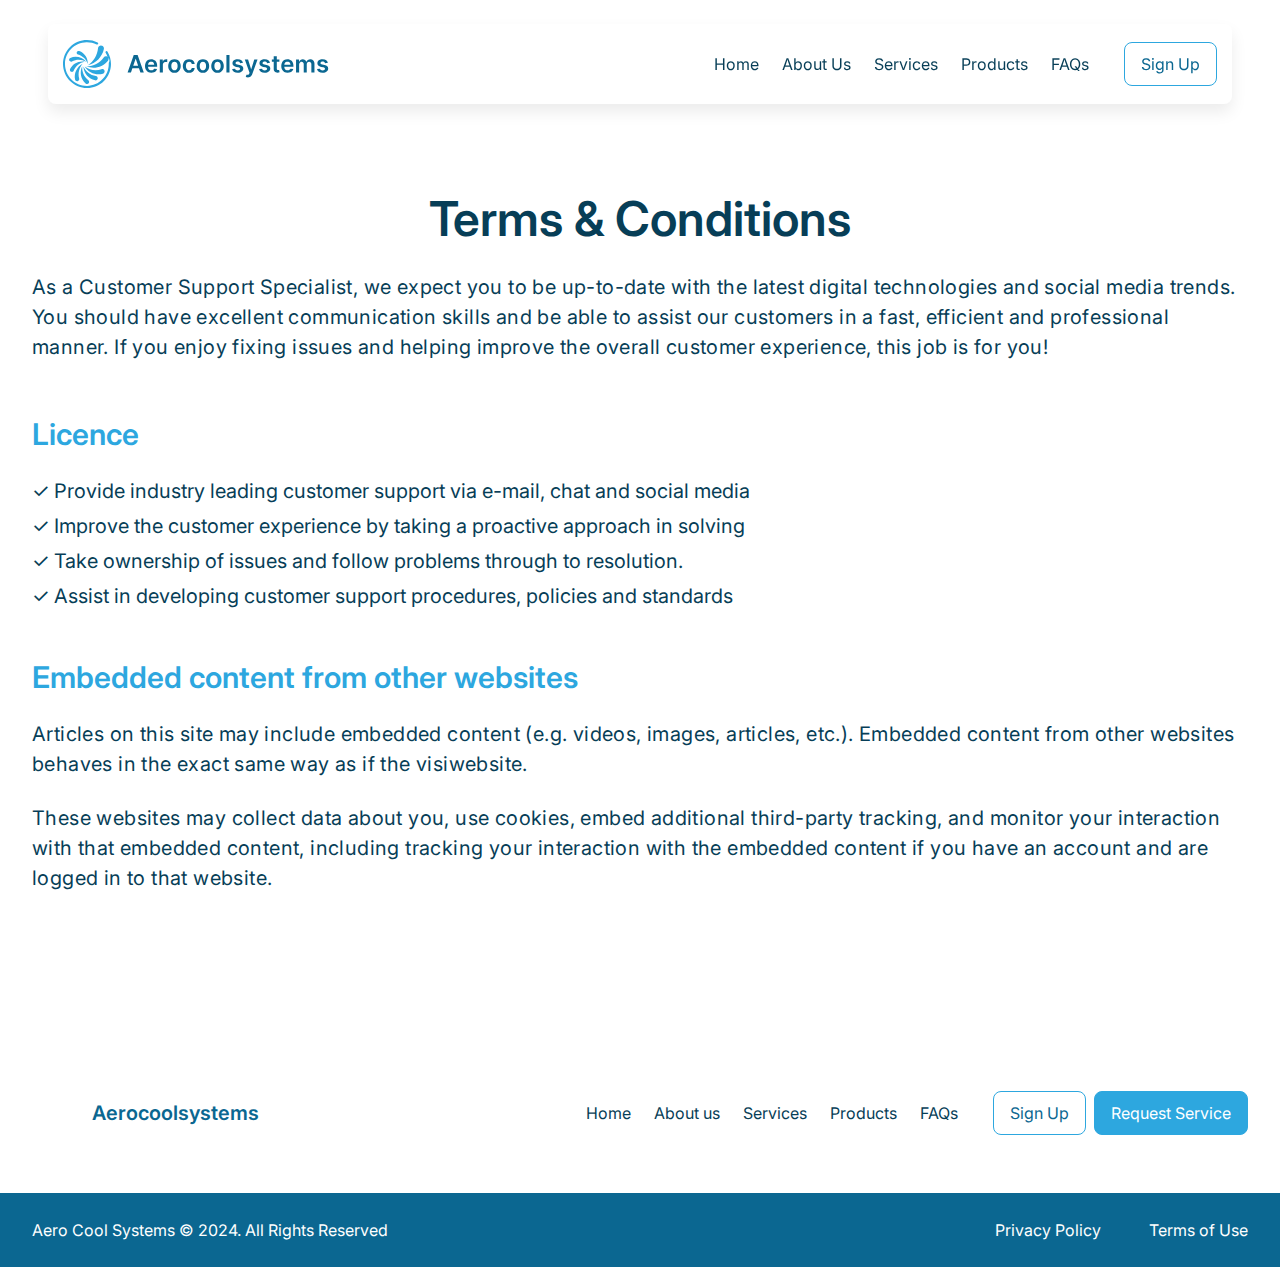
<file: terms-of-use.html>
<!DOCTYPE html>
<html lang="en">
	<head>
    <meta charset="UTF-8">
    <meta name="viewport" content="width=device-width, initial-scale=1.0">
    <link rel="stylesheet" href="css/style.min.css">
    <title>Terms & Conditions</title>
    <script src="js/app.min.js" defer></script>
</head>
	<body>
		<div class="wrapper">
			<header class="header">
    <div class="header__container">
        <div class="header__inner">
                <a href="index.html" class="header__logo">
                    <img src="[data-uri]" alt="SVG">
                </a>
            <nav class="menu">
                <ul class="menu__list">
                    <li class="menu__item"><a href="index.html" class="menu__link">Home</a></li>
                    <li class="menu__item"><a href="aboutus.html" class="menu__link">About us</a></li>
                    <li class="menu__item"><a href="services.html" class="menu__link">Services</a></li>
                    <li class="menu__item"><a href="products.html" class="menu__link">Products</a></li>
                    <li class="menu__item"><a href="faq.html" class="menu__link">FAQs</a></li>
                </ul>
            </nav>
            <div class="menu__buttons">
                <button class="button button_small menu__button">Sign Up</button>
                <button class="button button_small button_blue menu__button">request service</button>
            </div>
            <button class="burger">
                <span></span>
            </button>
        </div>
    </div>
</header>
            <section class="terms">
                <div class="terms__container">
                    <div class="terms__inner">
                        <h2>Terms & Conditions</h2>
                        <div class="subexplain">
                            <p>As a Customer Support Specialist, we expect you to be up-to-date with the latest digital technologies and social media trends. You should have excellent communication skills and be able to assist our customers in a fast, efficient and professional manner. If you enjoy fixing issues and helping improve the overall customer experience, this job is for you!</p>
                        </div>
                        <div class="subexplain">
							<h3>Licence</h3>
                            <ul>
                                <li>✓ Provide industry leading customer support via e-mail, chat and social media</li>
                                <li>✓ Improve the customer experience by taking a proactive approach in solving</li>
                                <li>✓ Take ownership of issues and follow problems through to resolution.</li>
                                <li>✓ Assist in developing customer support procedures, policies and standards</li>
                            </ul>
                        </div>
                        <div class="subexplain">
							<h3>Embedded content from other websites</h3>
							<p>Articles on this site may include embedded content (e.g. videos, images, articles, etc.). Embedded content from other websites behaves in the exact same way as if the visiwebsite.</p>
                            <p>These websites may collect data about you, use cookies, embed additional third-party tracking, and monitor your interaction with that embedded content, including tracking your interaction with the embedded content if you have an account and are logged in to that website.</p>
						</div>
                    </div>
                </div>
            </section>
            <footer class="footer">
	<div class="footer__container">
		<div class="footer__inner">
			<div class="footer__top">
				<div class="footer__logo">
					<a href="#">
						<svg class="icon" width="48px" height="48px"><use xlink:href="#logo"></use></svg>
						<span>Aerocoolsystems</span>
					</a>
					</div>
				<nav class="footer__menu menu">
					<ul class="menu__list">
						<li class="menu__item"><a href="index.html" class="menu__link">Home</a></li>
						<li class="menu__item"><a href="aboutus.html" class="menu__link">About us</a></li>
						<li class="menu__item"><a href="services.html" class="menu__link">Services</a></li>
						<li class="menu__item"><a href="products.html" class="menu__link">Products</a></li>
						<li class="menu__item"><a href="faq.html" class="menu__link">FAQs</a></li>
					</ul>
				</nav>
				<div class="menu__buttons">
					<button class="button button_small menu__button">Sign Up</button>
					<button class="button button_small button_blue menu__button">request service</button>
				</div>
			</div>
		</div>
	</div>
</footer>
<div class="copyrights">
	<div class="copyrights__container">
		<div class="copyrights__inner">
			<p class="copyrights__copyright">Aero Cool Systems © 2024. All Rights Reserved</p>
			<div class="copyrights__rules">
				<a href="privacy-policy.html">Privacy Policy</a>
				<a href="terms-of-use.html">Terms of Use</a>
			</div>
		</div>
	</div>
</div>
</div> 

		</div>
	</body>
</html>
</file>
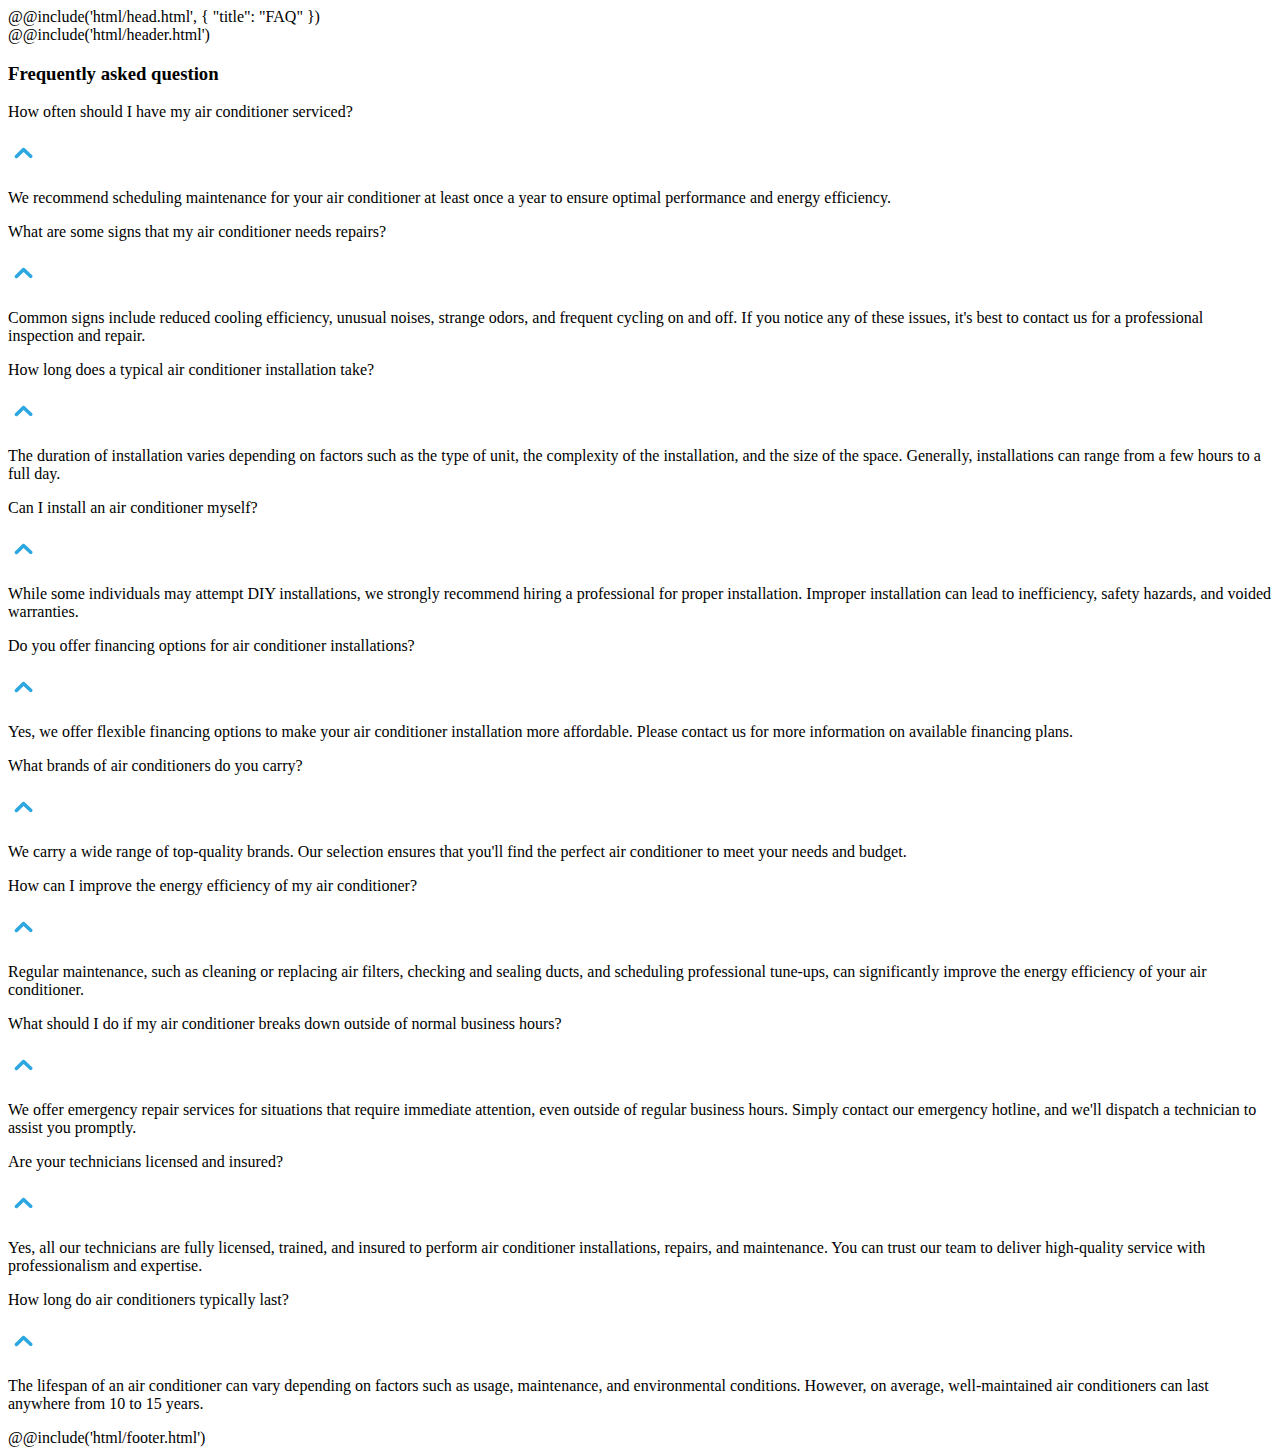
<file: src/faq.html>
<!DOCTYPE html>
<html lang="en">
	@@include('html/head.html', { "title": "FAQ" })
	<body>
		<div class="wrapper">
			@@include('html/header.html')
            <section class="faq faq_intro">
                <div class="faq__container">
                    <div class="faq__inner">
                        <h3 class="section-title">Frequently asked question</h3>
                        <div class="accordion">
							<div class="accordion__item">
								<div class="accordion__label">
									<p class="accordion__title">How often should I have my air conditioner serviced?</p>
									<p class="accordion__button">
										<svg width="32" height="32" viewBox="0 0 32 32" fill="none" xmlns="http://www.w3.org/2000/svg">
											<path d="M15.5566 10.6666C15.3228 10.6653 15.091 10.7101 14.8745 10.7985C14.6581 10.8869 14.4612 11.0172 14.2952 11.1818L7.18898 18.2881C7.02333 18.4537 6.89194 18.6504 6.80229 18.8668C6.71264 19.0832 6.6665 19.3152 6.6665 19.5494C6.6665 19.7837 6.71264 20.0156 6.80229 20.2321C6.89194 20.4485 7.02333 20.6451 7.18898 20.8108C7.35462 20.9764 7.55127 21.1078 7.76769 21.1975C7.98412 21.2871 8.21608 21.3333 8.45033 21.3333C8.68459 21.3333 8.91655 21.2871 9.13298 21.1975C9.3494 21.1078 9.54605 20.9764 9.71169 20.8108L15.5566 14.9304L21.4192 20.5798C21.5827 20.7616 21.7818 20.9076 22.0043 21.0088C22.2267 21.1101 22.4677 21.1643 22.712 21.1682C22.9564 21.1721 23.199 21.1255 23.4245 21.0313C23.65 20.9372 23.8537 20.7975 24.0228 20.6211C24.1919 20.4446 24.3228 20.2352 24.4073 20.0058C24.4917 19.7765 24.528 19.5322 24.5137 19.2882C24.4995 19.0442 24.435 18.8058 24.3244 18.5878C24.2138 18.3699 24.0594 18.1771 23.8709 18.0216L16.7646 11.1641C16.4398 10.8508 16.0078 10.673 15.5566 10.6666Z" fill="#2DA7DF"/>
											</svg>											
									</p>
								</div>
								<div class="accordion__content">
									<p>
										We recommend scheduling maintenance for your air conditioner at least once a year to ensure optimal performance and energy efficiency.
									</p>
								</div>
							</div>
							<div class="accordion__item">
								<div class="accordion__label">
									<p class="accordion__title">What are some signs that my air conditioner needs repairs?</p>
									<p class="accordion__button">
										<svg width="32" height="32" viewBox="0 0 32 32" fill="none" xmlns="http://www.w3.org/2000/svg">
											<path d="M15.5566 10.6666C15.3228 10.6653 15.091 10.7101 14.8745 10.7985C14.6581 10.8869 14.4612 11.0172 14.2952 11.1818L7.18898 18.2881C7.02333 18.4537 6.89194 18.6504 6.80229 18.8668C6.71264 19.0832 6.6665 19.3152 6.6665 19.5494C6.6665 19.7837 6.71264 20.0156 6.80229 20.2321C6.89194 20.4485 7.02333 20.6451 7.18898 20.8108C7.35462 20.9764 7.55127 21.1078 7.76769 21.1975C7.98412 21.2871 8.21608 21.3333 8.45033 21.3333C8.68459 21.3333 8.91655 21.2871 9.13298 21.1975C9.3494 21.1078 9.54605 20.9764 9.71169 20.8108L15.5566 14.9304L21.4192 20.5798C21.5827 20.7616 21.7818 20.9076 22.0043 21.0088C22.2267 21.1101 22.4677 21.1643 22.712 21.1682C22.9564 21.1721 23.199 21.1255 23.4245 21.0313C23.65 20.9372 23.8537 20.7975 24.0228 20.6211C24.1919 20.4446 24.3228 20.2352 24.4073 20.0058C24.4917 19.7765 24.528 19.5322 24.5137 19.2882C24.4995 19.0442 24.435 18.8058 24.3244 18.5878C24.2138 18.3699 24.0594 18.1771 23.8709 18.0216L16.7646 11.1641C16.4398 10.8508 16.0078 10.673 15.5566 10.6666Z" fill="#2DA7DF"/>
											</svg>
											
									</p>
								</div>
								<div class="accordion__content">
									<p>
										Common signs include reduced cooling efficiency, unusual noises, strange odors, and frequent cycling on and off. If you notice any of these issues, it's best to contact us for a professional inspection and repair.
									</p>
								</div>
							</div>
							<div class="accordion__item">
								<div class="accordion__label">
									<p class="accordion__title">How long does a typical air conditioner installation take?</p>
									<p class="accordion__button">
										<svg width="32" height="32" viewBox="0 0 32 32" fill="none" xmlns="http://www.w3.org/2000/svg">
											<path d="M15.5566 10.6666C15.3228 10.6653 15.091 10.7101 14.8745 10.7985C14.6581 10.8869 14.4612 11.0172 14.2952 11.1818L7.18898 18.2881C7.02333 18.4537 6.89194 18.6504 6.80229 18.8668C6.71264 19.0832 6.6665 19.3152 6.6665 19.5494C6.6665 19.7837 6.71264 20.0156 6.80229 20.2321C6.89194 20.4485 7.02333 20.6451 7.18898 20.8108C7.35462 20.9764 7.55127 21.1078 7.76769 21.1975C7.98412 21.2871 8.21608 21.3333 8.45033 21.3333C8.68459 21.3333 8.91655 21.2871 9.13298 21.1975C9.3494 21.1078 9.54605 20.9764 9.71169 20.8108L15.5566 14.9304L21.4192 20.5798C21.5827 20.7616 21.7818 20.9076 22.0043 21.0088C22.2267 21.1101 22.4677 21.1643 22.712 21.1682C22.9564 21.1721 23.199 21.1255 23.4245 21.0313C23.65 20.9372 23.8537 20.7975 24.0228 20.6211C24.1919 20.4446 24.3228 20.2352 24.4073 20.0058C24.4917 19.7765 24.528 19.5322 24.5137 19.2882C24.4995 19.0442 24.435 18.8058 24.3244 18.5878C24.2138 18.3699 24.0594 18.1771 23.8709 18.0216L16.7646 11.1641C16.4398 10.8508 16.0078 10.673 15.5566 10.6666Z" fill="#2DA7DF"/>
											</svg>
											
									</p>
								</div>
								<div class="accordion__content">
									<p>
										The duration of installation varies depending on factors such as the type of unit, the complexity of the installation, and the size of the space. Generally, installations can range from a few hours to a full day.
									</p>
								</div>
							</div>
                            <div class="accordion__item">
								<div class="accordion__label">
									<p class="accordion__title">Can I install an air conditioner myself?</p>
									<p class="accordion__button">
										<svg width="32" height="32" viewBox="0 0 32 32" fill="none" xmlns="http://www.w3.org/2000/svg">
											<path d="M15.5566 10.6666C15.3228 10.6653 15.091 10.7101 14.8745 10.7985C14.6581 10.8869 14.4612 11.0172 14.2952 11.1818L7.18898 18.2881C7.02333 18.4537 6.89194 18.6504 6.80229 18.8668C6.71264 19.0832 6.6665 19.3152 6.6665 19.5494C6.6665 19.7837 6.71264 20.0156 6.80229 20.2321C6.89194 20.4485 7.02333 20.6451 7.18898 20.8108C7.35462 20.9764 7.55127 21.1078 7.76769 21.1975C7.98412 21.2871 8.21608 21.3333 8.45033 21.3333C8.68459 21.3333 8.91655 21.2871 9.13298 21.1975C9.3494 21.1078 9.54605 20.9764 9.71169 20.8108L15.5566 14.9304L21.4192 20.5798C21.5827 20.7616 21.7818 20.9076 22.0043 21.0088C22.2267 21.1101 22.4677 21.1643 22.712 21.1682C22.9564 21.1721 23.199 21.1255 23.4245 21.0313C23.65 20.9372 23.8537 20.7975 24.0228 20.6211C24.1919 20.4446 24.3228 20.2352 24.4073 20.0058C24.4917 19.7765 24.528 19.5322 24.5137 19.2882C24.4995 19.0442 24.435 18.8058 24.3244 18.5878C24.2138 18.3699 24.0594 18.1771 23.8709 18.0216L16.7646 11.1641C16.4398 10.8508 16.0078 10.673 15.5566 10.6666Z" fill="#2DA7DF"/>
											</svg>											
									</p>
								</div>
								<div class="accordion__content">
									<p>
                                        While some individuals may attempt DIY installations, we strongly recommend hiring a professional for proper installation. Improper installation can lead to inefficiency, safety hazards, and voided warranties.									</p>
								</div>
							</div>
							<div class="accordion__item">
								<div class="accordion__label">
									<p class="accordion__title">Do you offer financing options for air conditioner installations?</p>
									<p class="accordion__button">
										<svg width="32" height="32" viewBox="0 0 32 32" fill="none" xmlns="http://www.w3.org/2000/svg">
											<path d="M15.5566 10.6666C15.3228 10.6653 15.091 10.7101 14.8745 10.7985C14.6581 10.8869 14.4612 11.0172 14.2952 11.1818L7.18898 18.2881C7.02333 18.4537 6.89194 18.6504 6.80229 18.8668C6.71264 19.0832 6.6665 19.3152 6.6665 19.5494C6.6665 19.7837 6.71264 20.0156 6.80229 20.2321C6.89194 20.4485 7.02333 20.6451 7.18898 20.8108C7.35462 20.9764 7.55127 21.1078 7.76769 21.1975C7.98412 21.2871 8.21608 21.3333 8.45033 21.3333C8.68459 21.3333 8.91655 21.2871 9.13298 21.1975C9.3494 21.1078 9.54605 20.9764 9.71169 20.8108L15.5566 14.9304L21.4192 20.5798C21.5827 20.7616 21.7818 20.9076 22.0043 21.0088C22.2267 21.1101 22.4677 21.1643 22.712 21.1682C22.9564 21.1721 23.199 21.1255 23.4245 21.0313C23.65 20.9372 23.8537 20.7975 24.0228 20.6211C24.1919 20.4446 24.3228 20.2352 24.4073 20.0058C24.4917 19.7765 24.528 19.5322 24.5137 19.2882C24.4995 19.0442 24.435 18.8058 24.3244 18.5878C24.2138 18.3699 24.0594 18.1771 23.8709 18.0216L16.7646 11.1641C16.4398 10.8508 16.0078 10.673 15.5566 10.6666Z" fill="#2DA7DF"/>
											</svg>
											
									</p>
								</div>
								<div class="accordion__content">
									<p>
                                        Yes, we offer flexible financing options to make your air conditioner installation more affordable. Please contact us for more information on available financing plans.									</p>
								</div>
							</div>
							<div class="accordion__item">
								<div class="accordion__label">
									<p class="accordion__title">What brands of air conditioners do you carry?</p>
									<p class="accordion__button">
										<svg width="32" height="32" viewBox="0 0 32 32" fill="none" xmlns="http://www.w3.org/2000/svg">
											<path d="M15.5566 10.6666C15.3228 10.6653 15.091 10.7101 14.8745 10.7985C14.6581 10.8869 14.4612 11.0172 14.2952 11.1818L7.18898 18.2881C7.02333 18.4537 6.89194 18.6504 6.80229 18.8668C6.71264 19.0832 6.6665 19.3152 6.6665 19.5494C6.6665 19.7837 6.71264 20.0156 6.80229 20.2321C6.89194 20.4485 7.02333 20.6451 7.18898 20.8108C7.35462 20.9764 7.55127 21.1078 7.76769 21.1975C7.98412 21.2871 8.21608 21.3333 8.45033 21.3333C8.68459 21.3333 8.91655 21.2871 9.13298 21.1975C9.3494 21.1078 9.54605 20.9764 9.71169 20.8108L15.5566 14.9304L21.4192 20.5798C21.5827 20.7616 21.7818 20.9076 22.0043 21.0088C22.2267 21.1101 22.4677 21.1643 22.712 21.1682C22.9564 21.1721 23.199 21.1255 23.4245 21.0313C23.65 20.9372 23.8537 20.7975 24.0228 20.6211C24.1919 20.4446 24.3228 20.2352 24.4073 20.0058C24.4917 19.7765 24.528 19.5322 24.5137 19.2882C24.4995 19.0442 24.435 18.8058 24.3244 18.5878C24.2138 18.3699 24.0594 18.1771 23.8709 18.0216L16.7646 11.1641C16.4398 10.8508 16.0078 10.673 15.5566 10.6666Z" fill="#2DA7DF"/>
											</svg>
											
									</p>
								</div>
								<div class="accordion__content">
									<p>
                                        We carry a wide range of top-quality brands. Our selection ensures that you'll find the perfect air conditioner to meet your needs and budget.									</p>
								</div>
							</div>
                            <div class="accordion__item">
								<div class="accordion__label">
									<p class="accordion__title">How can I improve the energy efficiency of my air conditioner?</p>
									<p class="accordion__button">
										<svg width="32" height="32" viewBox="0 0 32 32" fill="none" xmlns="http://www.w3.org/2000/svg">
											<path d="M15.5566 10.6666C15.3228 10.6653 15.091 10.7101 14.8745 10.7985C14.6581 10.8869 14.4612 11.0172 14.2952 11.1818L7.18898 18.2881C7.02333 18.4537 6.89194 18.6504 6.80229 18.8668C6.71264 19.0832 6.6665 19.3152 6.6665 19.5494C6.6665 19.7837 6.71264 20.0156 6.80229 20.2321C6.89194 20.4485 7.02333 20.6451 7.18898 20.8108C7.35462 20.9764 7.55127 21.1078 7.76769 21.1975C7.98412 21.2871 8.21608 21.3333 8.45033 21.3333C8.68459 21.3333 8.91655 21.2871 9.13298 21.1975C9.3494 21.1078 9.54605 20.9764 9.71169 20.8108L15.5566 14.9304L21.4192 20.5798C21.5827 20.7616 21.7818 20.9076 22.0043 21.0088C22.2267 21.1101 22.4677 21.1643 22.712 21.1682C22.9564 21.1721 23.199 21.1255 23.4245 21.0313C23.65 20.9372 23.8537 20.7975 24.0228 20.6211C24.1919 20.4446 24.3228 20.2352 24.4073 20.0058C24.4917 19.7765 24.528 19.5322 24.5137 19.2882C24.4995 19.0442 24.435 18.8058 24.3244 18.5878C24.2138 18.3699 24.0594 18.1771 23.8709 18.0216L16.7646 11.1641C16.4398 10.8508 16.0078 10.673 15.5566 10.6666Z" fill="#2DA7DF"/>
											</svg>											
									</p>
								</div>
								<div class="accordion__content">
									<p>
                                        Regular maintenance, such as cleaning or replacing air filters, checking and sealing ducts, and scheduling professional tune-ups, can significantly improve the energy efficiency of your air conditioner.									</p>
								</div>
							</div>
							<div class="accordion__item">
								<div class="accordion__label">
									<p class="accordion__title">What should I do if my air conditioner breaks down outside of normal business hours?</p>
									<p class="accordion__button">
										<svg width="32" height="32" viewBox="0 0 32 32" fill="none" xmlns="http://www.w3.org/2000/svg">
											<path d="M15.5566 10.6666C15.3228 10.6653 15.091 10.7101 14.8745 10.7985C14.6581 10.8869 14.4612 11.0172 14.2952 11.1818L7.18898 18.2881C7.02333 18.4537 6.89194 18.6504 6.80229 18.8668C6.71264 19.0832 6.6665 19.3152 6.6665 19.5494C6.6665 19.7837 6.71264 20.0156 6.80229 20.2321C6.89194 20.4485 7.02333 20.6451 7.18898 20.8108C7.35462 20.9764 7.55127 21.1078 7.76769 21.1975C7.98412 21.2871 8.21608 21.3333 8.45033 21.3333C8.68459 21.3333 8.91655 21.2871 9.13298 21.1975C9.3494 21.1078 9.54605 20.9764 9.71169 20.8108L15.5566 14.9304L21.4192 20.5798C21.5827 20.7616 21.7818 20.9076 22.0043 21.0088C22.2267 21.1101 22.4677 21.1643 22.712 21.1682C22.9564 21.1721 23.199 21.1255 23.4245 21.0313C23.65 20.9372 23.8537 20.7975 24.0228 20.6211C24.1919 20.4446 24.3228 20.2352 24.4073 20.0058C24.4917 19.7765 24.528 19.5322 24.5137 19.2882C24.4995 19.0442 24.435 18.8058 24.3244 18.5878C24.2138 18.3699 24.0594 18.1771 23.8709 18.0216L16.7646 11.1641C16.4398 10.8508 16.0078 10.673 15.5566 10.6666Z" fill="#2DA7DF"/>
											</svg>
											
									</p>
								</div>
								<div class="accordion__content">
									<p>
                                        We offer emergency repair services for situations that require immediate attention, even outside of regular business hours. Simply contact our emergency hotline, and we'll dispatch a technician to assist you promptly.									</p>
								</div>
							</div>
							<div class="accordion__item">
								<div class="accordion__label">
									<p class="accordion__title">Are your technicians licensed and insured?</p>
									<p class="accordion__button">
										<svg width="32" height="32" viewBox="0 0 32 32" fill="none" xmlns="http://www.w3.org/2000/svg">
											<path d="M15.5566 10.6666C15.3228 10.6653 15.091 10.7101 14.8745 10.7985C14.6581 10.8869 14.4612 11.0172 14.2952 11.1818L7.18898 18.2881C7.02333 18.4537 6.89194 18.6504 6.80229 18.8668C6.71264 19.0832 6.6665 19.3152 6.6665 19.5494C6.6665 19.7837 6.71264 20.0156 6.80229 20.2321C6.89194 20.4485 7.02333 20.6451 7.18898 20.8108C7.35462 20.9764 7.55127 21.1078 7.76769 21.1975C7.98412 21.2871 8.21608 21.3333 8.45033 21.3333C8.68459 21.3333 8.91655 21.2871 9.13298 21.1975C9.3494 21.1078 9.54605 20.9764 9.71169 20.8108L15.5566 14.9304L21.4192 20.5798C21.5827 20.7616 21.7818 20.9076 22.0043 21.0088C22.2267 21.1101 22.4677 21.1643 22.712 21.1682C22.9564 21.1721 23.199 21.1255 23.4245 21.0313C23.65 20.9372 23.8537 20.7975 24.0228 20.6211C24.1919 20.4446 24.3228 20.2352 24.4073 20.0058C24.4917 19.7765 24.528 19.5322 24.5137 19.2882C24.4995 19.0442 24.435 18.8058 24.3244 18.5878C24.2138 18.3699 24.0594 18.1771 23.8709 18.0216L16.7646 11.1641C16.4398 10.8508 16.0078 10.673 15.5566 10.6666Z" fill="#2DA7DF"/>
											</svg>
											
									</p>
								</div>
								<div class="accordion__content">
									<p>
                                        Yes, all our technicians are fully licensed, trained, and insured to perform air conditioner installations, repairs, and maintenance. You can trust our team to deliver high-quality service with professionalism and expertise.									</p>
								</div>
							</div>
                            <div class="accordion__item">
								<div class="accordion__label">
									<p class="accordion__title">How long do air conditioners typically last?</p>
									<p class="accordion__button">
										<svg width="32" height="32" viewBox="0 0 32 32" fill="none" xmlns="http://www.w3.org/2000/svg">
											<path d="M15.5566 10.6666C15.3228 10.6653 15.091 10.7101 14.8745 10.7985C14.6581 10.8869 14.4612 11.0172 14.2952 11.1818L7.18898 18.2881C7.02333 18.4537 6.89194 18.6504 6.80229 18.8668C6.71264 19.0832 6.6665 19.3152 6.6665 19.5494C6.6665 19.7837 6.71264 20.0156 6.80229 20.2321C6.89194 20.4485 7.02333 20.6451 7.18898 20.8108C7.35462 20.9764 7.55127 21.1078 7.76769 21.1975C7.98412 21.2871 8.21608 21.3333 8.45033 21.3333C8.68459 21.3333 8.91655 21.2871 9.13298 21.1975C9.3494 21.1078 9.54605 20.9764 9.71169 20.8108L15.5566 14.9304L21.4192 20.5798C21.5827 20.7616 21.7818 20.9076 22.0043 21.0088C22.2267 21.1101 22.4677 21.1643 22.712 21.1682C22.9564 21.1721 23.199 21.1255 23.4245 21.0313C23.65 20.9372 23.8537 20.7975 24.0228 20.6211C24.1919 20.4446 24.3228 20.2352 24.4073 20.0058C24.4917 19.7765 24.528 19.5322 24.5137 19.2882C24.4995 19.0442 24.435 18.8058 24.3244 18.5878C24.2138 18.3699 24.0594 18.1771 23.8709 18.0216L16.7646 11.1641C16.4398 10.8508 16.0078 10.673 15.5566 10.6666Z" fill="#2DA7DF"/>
											</svg>
											
									</p>
								</div>
								<div class="accordion__content">
									<p>
                                        The lifespan of an air conditioner can vary depending on factors such as usage, maintenance, and environmental conditions. However, on average, well-maintained air conditioners can last anywhere from 10 to 15 years.								</div>
							</div>
						</div>
                    </div>
                </div>
            </section>
            @@include('html/footer.html')
		</div>
	</body>
</html>
</file>
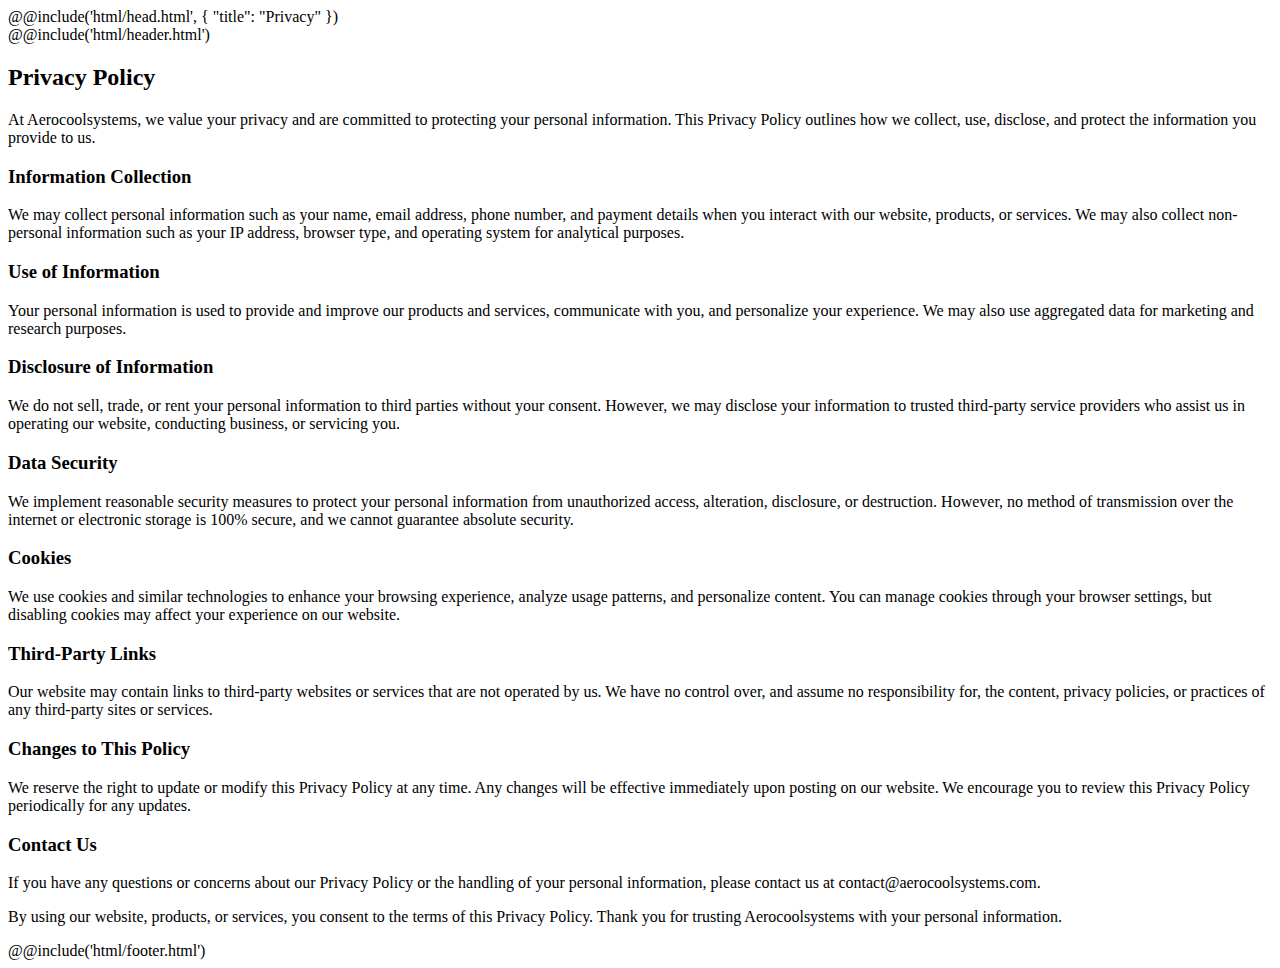
<file: src/privacy-policy.html>
<!DOCTYPE html>
<html lang="en">
	@@include('html/head.html', { "title": "Privacy" })
	<body>
		<div class="wrapper">
			@@include('html/header.html')
            <section class="privacy">
                <div class="privacy__container">
                    <div class="privacy__inner">
                        <h2 class="section-title">Privacy Policy</h2>
                        <div class="subexplain">
                            <p>At Aerocoolsystems, we value your privacy and are committed to protecting your personal information. This Privacy Policy outlines how we collect, use, disclose, and protect the information you provide to us.</p>
                        </div>
                        <div class="subexplain">
							<h3>Information Collection</h3>
                            <p>We may collect personal information such as your name, email address, phone number, and payment details when you interact with our website, products, or services. We may also collect non-personal information such as your IP address, browser type, and operating system for analytical purposes.</p>
						</div>
                        <div class="subexplain">
							<h3>Use of Information</h3>
                            <p>Your personal information is used to provide and improve our products and services, communicate with you, and personalize your experience. We may also use aggregated data for marketing and research purposes.</p>
						</div>
                        <div class="subexplain">
							<h3>Disclosure of Information</h3>
                            <p>We do not sell, trade, or rent your personal information to third parties without your consent. However, we may disclose your information to trusted third-party service providers who assist us in operating our website, conducting business, or servicing you.</p>
						</div>
                        <div class="subexplain">
							<h3>Data Security</h3>
                            <p>We implement reasonable security measures to protect your personal information from unauthorized access, alteration, disclosure, or destruction. However, no method of transmission over the internet or electronic storage is 100% secure, and we cannot guarantee absolute security.</p>
						</div>
                        <div class="subexplain">
							<h3>Cookies</h3>
                            <p>We use cookies and similar technologies to enhance your browsing experience, analyze usage patterns, and personalize content. You can manage cookies through your browser settings, but disabling cookies may affect your experience on our website.</p>
						</div>
                        <div class="subexplain">
							<h3>Third-Party Links</h3>
                            <p>Our website may contain links to third-party websites or services that are not operated by us. We have no control over, and assume no responsibility for, the content, privacy policies, or practices of any third-party sites or services.</p>
						</div>
                        <div class="subexplain">
							<h3>Changes to This Policy</h3>
                            <p>We reserve the right to update or modify this Privacy Policy at any time. Any changes will be effective immediately upon posting on our website. We encourage you to review this Privacy Policy periodically for any updates.</p>
						</div>
                        <div class="subexplain">
							<h3>Contact Us</h3>
                            <p>If you have any questions or concerns about our Privacy Policy or the handling of your personal information, please contact us at contact@aerocoolsystems.com.</p>
                        </div>
                        <div class="subexplain">
                            <p>By using our website, products, or services, you consent to the terms of this Privacy Policy. Thank you for trusting Aerocoolsystems with your personal information.</p>
                        </div>
                    </div>
                </div>
            </section>
            @@include('html/footer.html')
		</div>
	</body>
</html>
</file>
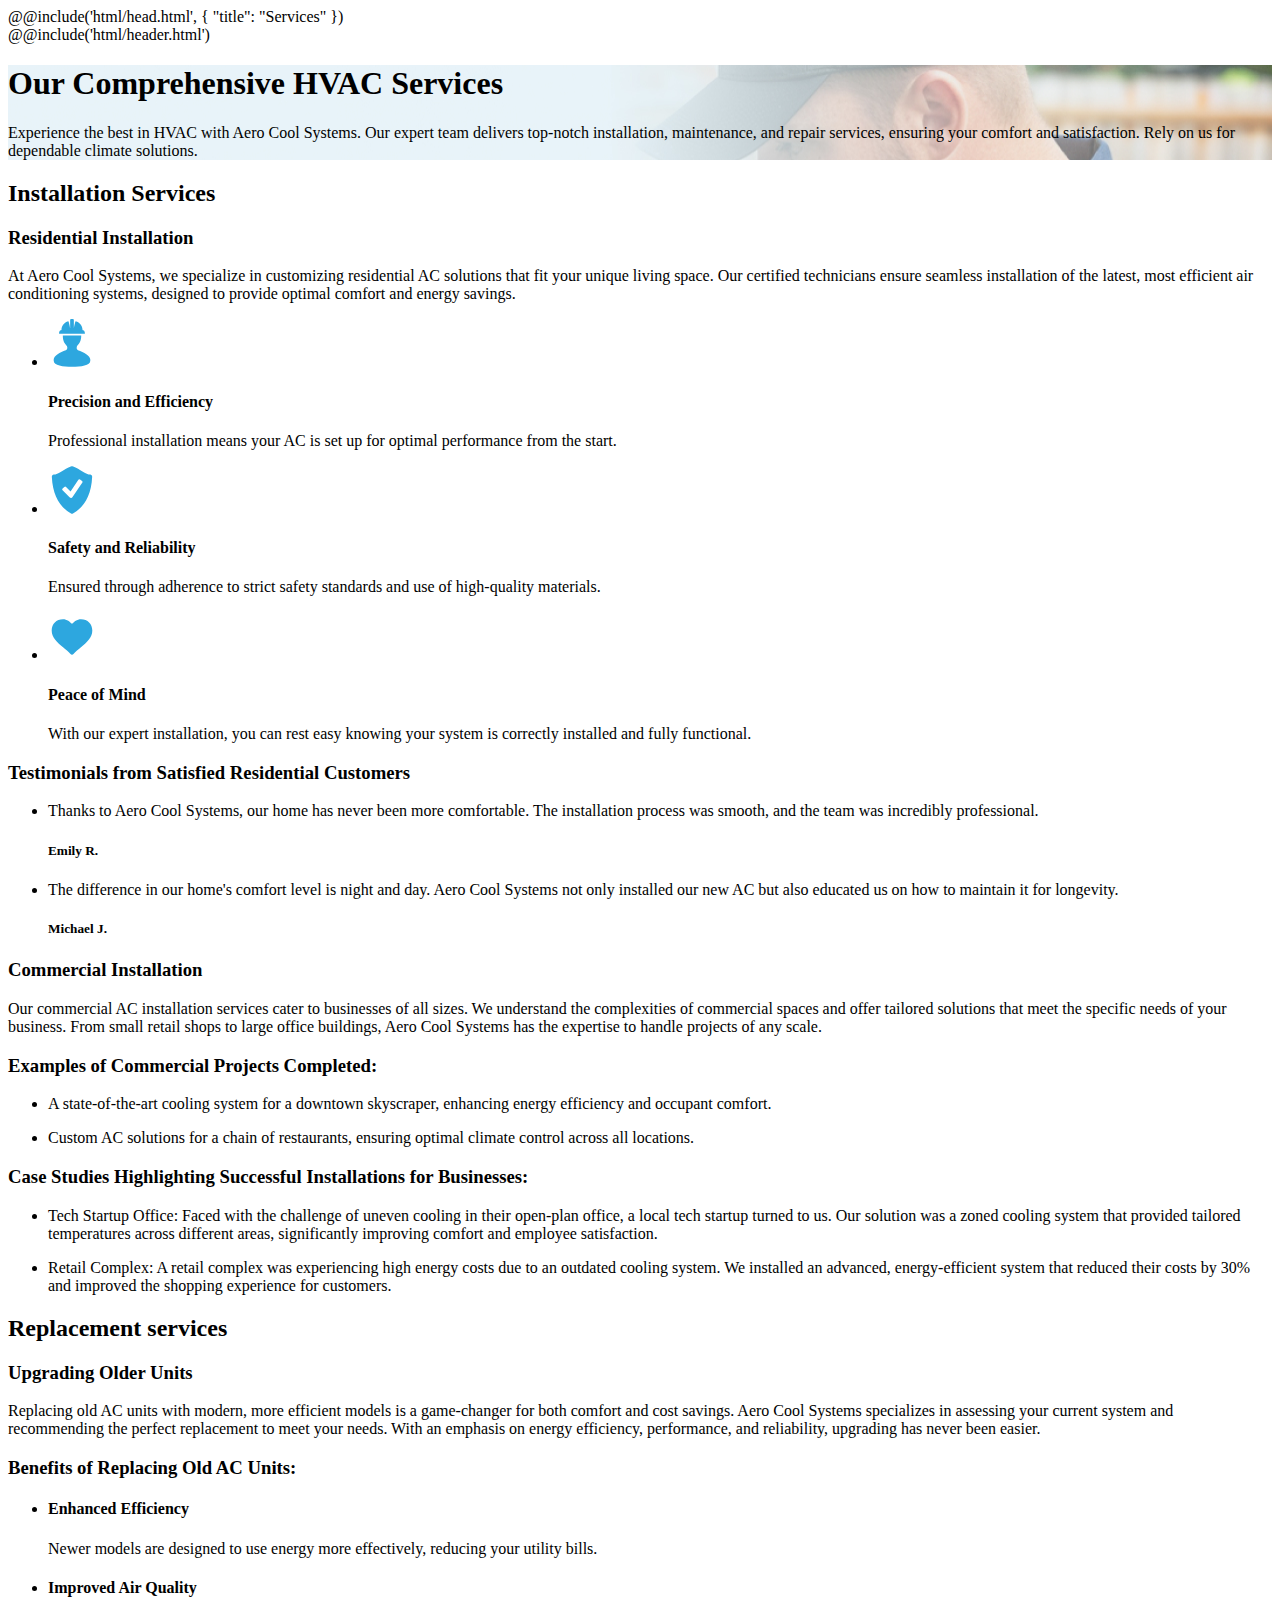
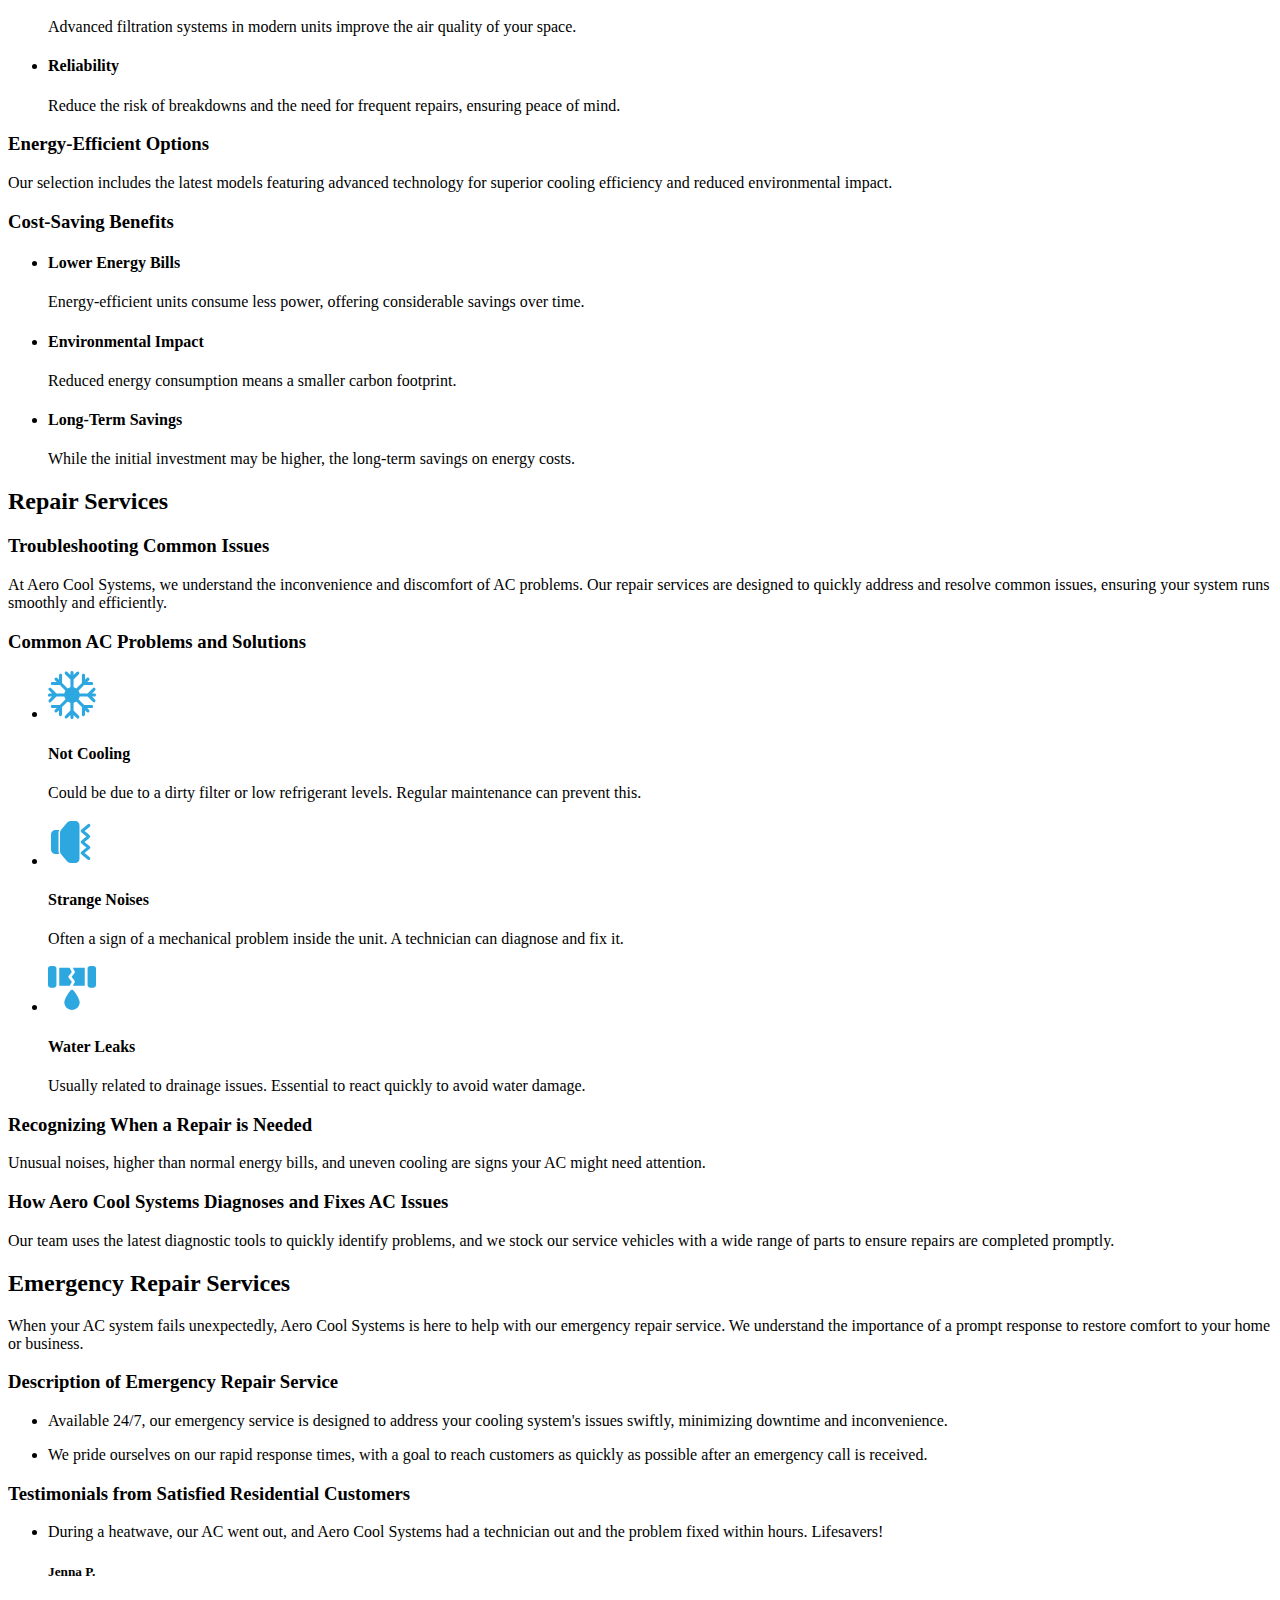
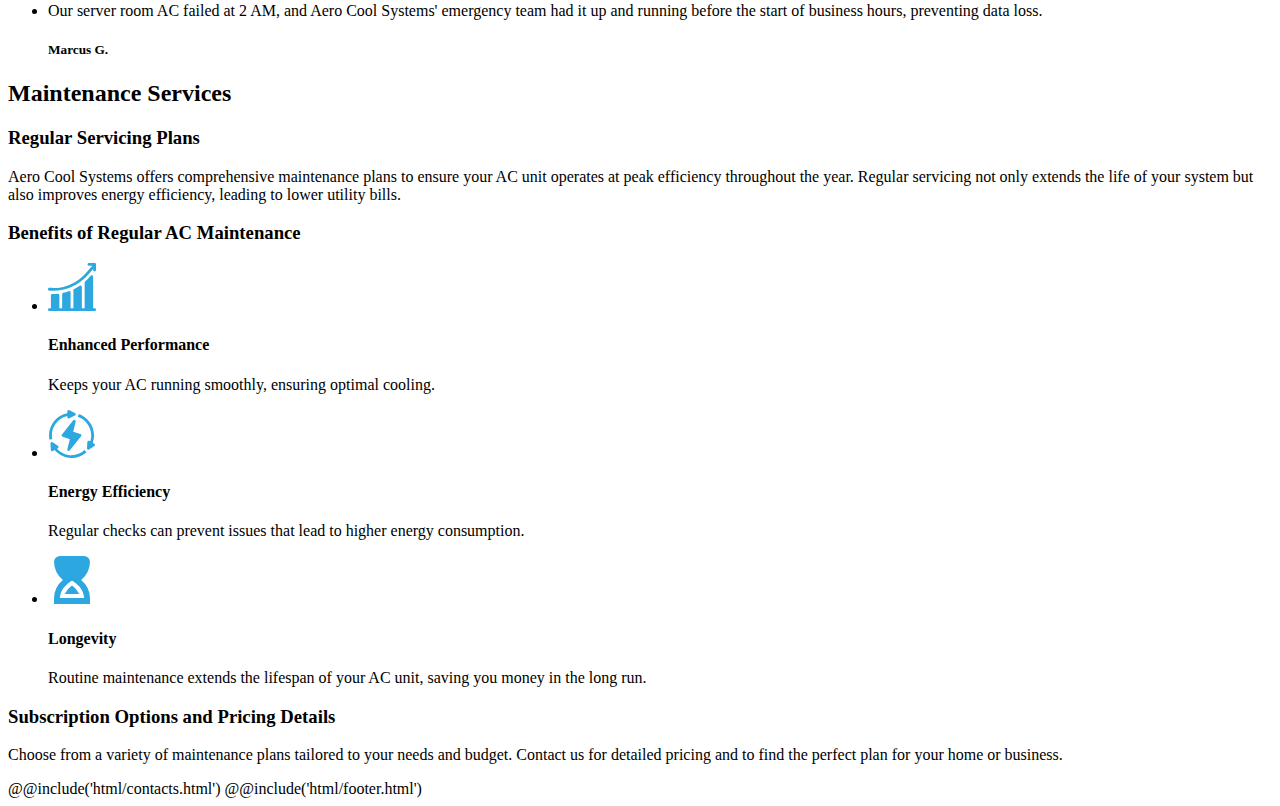
<file: src/services.html>
<!DOCTYPE html>
<html lang="en">
	@@include('html/head.html', { "title": "Services" })
	<body>
		<div class="wrapper">
			@@include('html/header.html')
			<section class="intro intro_services" style="background-image: url(img/hvac.jpg");">
				<div class="intro__container">
					<div class="intro__inner">
						<h1 class="main_heading">Our Comprehensive HVAC Services</h1>
						<p class="intro__paragraph">Experience the best in HVAC with Aero Cool Systems. Our expert team delivers top-notch installation, maintenance, and repair services, ensuring your comfort and satisfaction. Rely on us for dependable climate solutions.</p>
					</div>
				</div>
			</section>
            <section class="installation-services">
                <div class="installation-services__container">
                    <div class="installation-services__inner">
                        <h2 class="installation-services__title">Installation Services</h2>
						<div class="installation-serviecs__content">
							<div class="installation-services__left subexplain">
								<h3>Residential Installation</h3>
								<p>At Aero Cool Systems, we specialize in customizing residential AC solutions that fit your unique living space. Our certified technicians ensure seamless installation of the latest, most efficient air conditioning systems, designed to provide optimal comfort and energy savings.</p>
							</div>
							<ul class="installation-services__list">
								<li class="installation-services__item">
									<div class="installation-services__img">
										<svg width="48px" height="48px">
											<use xlink:href="/img/icons/sprite.svg#mission--1"></use>
										</svg>
									</div>
									<div class="installation-services__text">
										<h4 class="installation-services__name">Precision and Efficiency</h4>
										<p class="installation-services__explain">Professional installation means your AC is set up for optimal performance from the start.</p>
									</div>
								</li>
								<li class="installation-services__item">
									<div class="installation-services__img">
										<svg width="48px" height="48px">
											<use xlink:href="/img/icons/sprite.svg#mission--9"></use>
										</svg>	
									</div>
									<div class="installation-services__text">
										<h4 class="installation-services__name">Safety and Reliability</h4>
										<p class="installation-services__explain">Ensured through adherence to strict safety standards and use of high-quality materials.</p>
									</div>
								</li>
								<li class="installation-services__item">
									<div class="installation-services__img">
										<svg width="48px" height="48px">
											<use xlink:href="/img/icons/sprite.svg#mission--10"></use>
										</svg>
									</div>
									<div class="installation-services__text">
										<h4 class="installation-services__name">Peace of Mind</h4>
										<p class="installation-services__explain">With our expert installation, you can rest easy knowing your system is correctly installed and fully functional.</p>
									</div>
								</li>
							</ul>
						</div>
						<div class="installation-services__testimonials">
						<h3 class="section-title section-title_blue">Testimonials from Satisfied Residential Customers</h3>
						<ul class="reviews__list">
							<li class="review__item">
								<p class="review__text">Thanks to Aero Cool Systems, our home has never been more comfortable. The installation process was smooth, and the team was incredibly professional.</p>
								<div class="review__profile">
									<h5 class="review__user">Emily R.</h5>
								</div>
							</li>
							<li class="review__item">
								<p class="review__text">The difference in our home's comfort level is night and day. Aero Cool Systems not only installed our new AC but also educated us on how to maintain it for longevity.</p>
								<div class="review__profile">
									<h5 class="review__user">Michael J.</h5>
								</div>
							</li>
						</ul>
						</div>
						<div class="subexplain">
							<h3>Commercial Installation</h3>
						<p>Our commercial AC installation services cater to businesses of all sizes. We understand the complexities of commercial spaces and offer tailored solutions that meet the specific needs of your business. From small retail shops to large office buildings, Aero Cool Systems has the expertise to handle projects of any scale.</p>
						</div>
						<div class="installation-services__testimonials">
							<h3 class="section-title section-title_blue">Examples of Commercial Projects Completed:</h3>
							<ul class="reviews__list">
								<li class="review__item p52">
									<p class="review__text review__text_center">A state-of-the-art cooling system for a downtown skyscraper, enhancing energy efficiency and occupant comfort.</p>
								</li>
								<li class="review__item p52">
									<p class="review__text review__text_center">Custom AC solutions for a chain of restaurants, ensuring optimal climate control across all locations.</p>
								</li>
							</ul>
						</div>
						<div class="installation-services__testimonials">
							<h3 class="section-title section-title_blue">Case Studies Highlighting Successful Installations for Businesses:</h3>
							<ul class="reviews__list">
								<li class="review__item p13">
									<p class="review__text review__text_center"><span>Tech Startup Office:</span> Faced with the challenge of uneven cooling in their open-plan office, a local tech startup turned to us. Our solution was a zoned cooling system that provided tailored temperatures across different areas, significantly improving comfort and employee satisfaction.</p>
								</li>
								<li class="review__item p13">
									<p class="review__text review__text_center"><span>Retail Complex:</span> A retail complex was experiencing high energy costs due to an outdated cooling system. We installed an advanced, energy-efficient system that reduced their costs by 30% and improved the shopping experience for customers.</p>
								</li>
							</ul>
						</div>
					</div>
                </div>
            </section>
			<section class="replacement-services">
				<div class="replacement-services__container">
					<div class="replacement-services__inner">
						<h2>Replacement services</h2>
						<div class="subexplain">
							<h3>Upgrading Older Units</h3>
							<p>Replacing old AC units with modern, more efficient models is a game-changer for both comfort and cost savings. Aero Cool Systems specializes in assessing your current system and recommending the perfect replacement to meet your needs. With an emphasis on energy efficiency, performance, and reliability, upgrading has never been easier.</p>
						</div>
						<div class="installation-services__testimonials">
							<h3 class="section-title section-title_blue">Benefits of Replacing Old AC Units:</h3>
							<ul class="installation-services__list">
								<li class="installation-services__item">
									<div class="installation-services__text">
										<h4 class="installation-services__name">Enhanced Efficiency</h4>
										<p class="installation-services__explain">Newer models are designed to use energy more effectively, reducing your utility
											bills.</p>
									</div>
								</li>
								<li class="installation-services__item">
									<div class="installation-services__text">
										<h4 class="installation-services__name">Improved Air Quality</h4>
										<p class="installation-services__explain">Advanced filtration systems in modern units improve the air quality of your
											space.</p>
									</div>
								</li>
								<li class="installation-services__item">
									<div class="installation-services__text">
										<h4 class="installation-services__name">Reliability</h4>
										<p class="installation-services__explain">Reduce the risk of breakdowns and the need for frequent repairs, ensuring peace of mind.</p>
									</div>
								</li>
							</ul>
						</div>
						<div class="subexplain">
							<h3>Energy-Efficient Options</h3>
							<p>Our selection includes the latest models featuring advanced technology for superior cooling efficiency and reduced environmental impact.</p>
						</div>
						<div class="installation-services__testimonials">
							<h3 class="section-title section-title_blue">Cost-Saving Benefits</h3>
							<ul class="installation-services__list">
								<li class="installation-services__item">
									<div class="installation-services__text">
										<h4 class="installation-services__name">Lower Energy Bills</h4>
										<p class="installation-services__explain">Energy-efficient units consume less power, offering considerable savings over time.</p>
									</div>
								</li>
								<li class="installation-services__item">
									<div class="installation-services__text">
										<h4 class="installation-services__name">Environmental Impact</h4>
										<p class="installation-services__explain">Reduced energy consumption means a smaller carbon footprint.</p>
									</div>
								</li>
								<li class="installation-services__item">
									<div class="installation-services__text">
										<h4 class="installation-services__name">Long-Term Savings</h4>
										<p class="installation-services__explain">While the initial investment may be higher, the long-term savings on energy costs.</p>
									</div>
								</li>
							</ul>
						</div>
					</div>
				</div>
			</section>
			<section class="repair-services">
				<div class="repair-services__container">
					<div class="repair-services__inner">
						<h2>Repair Services</h2>
						<div class="subexplain">
							<h3>Troubleshooting Common Issues</h3>
							<p>At Aero Cool Systems, we understand the inconvenience and discomfort of AC problems. Our repair services are designed to quickly address and resolve common issues, ensuring your system runs smoothly and efficiently.</p>
						</div>
						<div class="installation-services__testimonials">
							<h3 class="section-title section-title_blue">Common AC Problems and Solutions</h3>
							<ul class="installation-services__list">
								<li class="installation-services__item">
									<div class="installation-services__img">
										<svg width="48px" height="48px">
											<use xlink:href="/img/icons/sprite.svg#mission--11"></use>
										</svg>
									</div>
									<div class="installation-services__text">
										<h4 class="installation-services__name">Not Cooling</h4>
										<p class="installation-services__explain">Could be due to a dirty filter or low refrigerant levels. Regular maintenance can prevent this.</p>
									</div>
								</li>
								<li class="installation-services__item">
									<div class="installation-services__img">
										<svg width="48px" height="48px">
											<use xlink:href="/img/icons/sprite.svg#mission--12"></use>
										</svg>
									</div>
									<div class="installation-services__text">
										<h4 class="installation-services__name">Strange Noises</h4>
										<p class="installation-services__explain">Often a sign of a mechanical problem inside the unit. A technician can diagnose and fix it.</p>
									</div>
								</li>
								<li class="installation-services__item">
									<div class="installation-services__img">
										<svg width="48px" height="48px">
											<use xlink:href="/img/icons/sprite.svg#mission--13"></use>
										</svg>
									</div>
									<div class="installation-services__text">
										<h4 class="installation-services__name">Water Leaks</h4>
										<p class="installation-services__explain"> Usually related to drainage issues. Essential to react quickly to avoid water damage.</p>
									</div>
								</li>
							</ul>
						</div>
						<div class="subexplain">
							<h3>Recognizing When a Repair is Needed</h3>
							<p>Unusual noises, higher than normal energy bills, and uneven cooling are signs your AC might need attention.</p>
						</div>
						<div class="subexplain">
							<h3>How Aero Cool Systems Diagnoses and Fixes AC Issues</h3>
							<p>Our team uses the latest diagnostic tools to quickly identify problems, and we stock our service vehicles with a wide range of parts to ensure repairs are completed promptly.</p>
						</div>
					</div>
				</div>
			</section>
			<section class="emergency-services">
				<div class="emergency__container">
					<div class="emergency__inner">
						<h2>Emergency Repair Services</h2>
						<div class="subexplain">
							<p>When your AC system fails unexpectedly, Aero Cool Systems is here to help with our emergency repair service. We understand the importance of a prompt response to restore comfort to your home or business.</p>
						</div>
						<div class="installation-services__testimonials">
							<h3 class="section-title section-title_blue">Description of Emergency Repair Service</h3>
							<ul class="reviews__list">
								<li class="review__item">
									<p class="review__text review__text_center">Available 24/7, our emergency service is designed to address your cooling system's issues swiftly, minimizing downtime and inconvenience.</p>
								</li>
								<li class="review__item">
									<p class="review__text review__text_center">We pride ourselves on our rapid response times, with a goal to reach customers as quickly as possible after an emergency call is received.</p>
								</li>
							</ul>
						</div>
						<div class="installation-services__testimonials">
							<h3 class="section-title section-title_blue">Testimonials from Satisfied Residential Customers</h3>
							<ul class="reviews__list">
								<li class="review__item">
									<p class="review__text">During a heatwave, our AC went out, and Aero Cool Systems had a technician out and the problem fixed within hours. Lifesavers!</p>
									<div class="review__profile">
										<h5 class="review__user">Jenna P.</h5>
									</div>
								</li>
								<li class="review__item">
									<p class="review__text">Our server room AC failed at 2 AM, and Aero Cool Systems' emergency team had it up and running before the start of business hours, preventing data loss.</p>
									<div class="review__profile">
										<h5 class="review__user">Marcus G.</h5>
									</div>
								</li>
							</ul>
							</div>
					</div>
				</div>
			</section>
			<section class="maintenance-services">
				<div class="maintenance-services__container">
					<div class="maintenance-services__inner">
						<h2>Maintenance Services</h2>
						<div class="subexplain">
							<h3>Regular Servicing Plans</h3>
							<p>Aero Cool Systems offers comprehensive maintenance plans to ensure your AC unit operates at peak efficiency throughout the year. Regular servicing not only extends the life of your system but also improves energy efficiency, leading to lower utility bills.</p>
						</div>
						<div class="installation-services__testimonials">
							<h3 class="section-title section-title_blue">Benefits of Regular AC Maintenance</h3>
							<ul class="installation-services__list">
								<li class="installation-services__item">
									<div class="installation-services__img">
										<svg width="48px" height="48px">
											<use xlink:href="/img/icons/sprite.svg#mission--14"></use>
										</svg>
									</div>
									<div class="installation-services__text">
										<h4 class="installation-services__name">Enhanced Performance</h4>
										<p class="installation-services__explain">Keeps your AC running smoothly, ensuring optimal cooling.</p>
									</div>
								</li>
								<li class="installation-services__item">
									<div class="installation-services__img">
										<svg width="48px" height="48px">
											<use xlink:href="/img/icons/sprite.svg#mission--15"></use>
										</svg>
									</div>
									<div class="installation-services__text">
										<h4 class="installation-services__name">Energy Efficiency</h4>
										<p class="installation-services__explain">Regular checks can prevent issues that lead to higher energy consumption.</p>
									</div>
								</li>
								<li class="installation-services__item">
									<div class="installation-services__img">
										<svg width="48px" height="48px">
											<use xlink:href="/img/icons/sprite.svg#mission--16"></use>
										</svg>									
									</div>
									<div class="installation-services__text">
										<h4 class="installation-services__name">Longevity</h4>
										<p class="installation-services__explain">Routine maintenance extends the lifespan of your AC unit, saving you money in the long run.</p>
									</div>
								</li>
							</ul>
						</div>
						<div class="subexplain">
							<h3>Subscription Options and Pricing Details</h3>
							<p>Choose from a variety of maintenance plans tailored to your needs and budget. Contact us for detailed pricing and to find the perfect plan for your home or business.</p>
						</div>
					</div>
				</div>
			</section>
			@@include('html/contacts.html')
			@@include('html/footer.html')
		</div>
	</body>
</html>
</file>
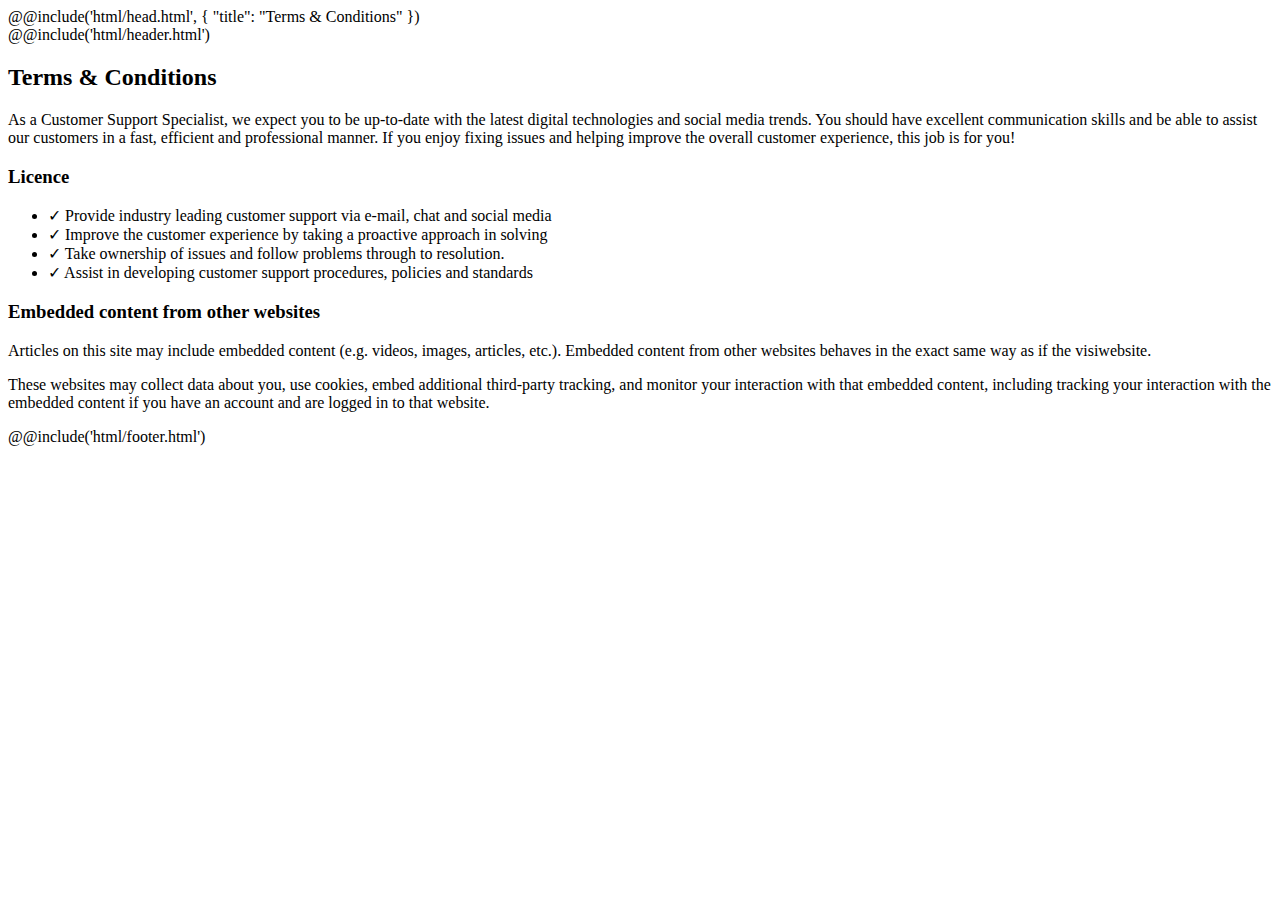
<file: src/terms-of-use.html>
<!DOCTYPE html>
<html lang="en">
	@@include('html/head.html', { "title": "Terms & Conditions" })
	<body>
		<div class="wrapper">
			@@include('html/header.html')
            <section class="terms">
                <div class="terms__container">
                    <div class="terms__inner">
                        <h2>Terms & Conditions</h2>
                        <div class="subexplain">
                            <p>As a Customer Support Specialist, we expect you to be up-to-date with the latest digital technologies and social media trends. You should have excellent communication skills and be able to assist our customers in a fast, efficient and professional manner. If you enjoy fixing issues and helping improve the overall customer experience, this job is for you!</p>
                        </div>
                        <div class="subexplain">
							<h3>Licence</h3>
                            <ul>
                                <li>✓ Provide industry leading customer support via e-mail, chat and social media</li>
                                <li>✓ Improve the customer experience by taking a proactive approach in solving</li>
                                <li>✓ Take ownership of issues and follow problems through to resolution.</li>
                                <li>✓ Assist in developing customer support procedures, policies and standards</li>
                            </ul>
                        </div>
                        <div class="subexplain">
							<h3>Embedded content from other websites</h3>
							<p>Articles on this site may include embedded content (e.g. videos, images, articles, etc.). Embedded content from other websites behaves in the exact same way as if the visiwebsite.</p>
                            <p>These websites may collect data about you, use cookies, embed additional third-party tracking, and monitor your interaction with that embedded content, including tracking your interaction with the embedded content if you have an account and are logged in to that website.</p>
						</div>
                    </div>
                </div>
            </section>
            @@include('html/footer.html')
		</div>
	</body>
</html>
</file>
<file: css/style.min.css>
@import url(https://fonts.googleapis.com/css?family=Work+Sans:100,200,300,regular,500,600,700,800,900,100italic,200italic,300italic,italic,500italic,600italic,700italic,800italic,900italic);@import url(https://fonts.googleapis.com/css?family=Inter:300,regular,500,600);html{scroll-behavior:smooth}.wrapper{min-height:100%;display:-webkit-box;display:-ms-flexbox;display:flex;-webkit-box-orient:vertical;-webkit-box-direction:normal;-ms-flex-direction:column;flex-direction:column;overflow:hidden}.wrapper>main{-webkit-box-flex:1;-ms-flex:1 1 auto;flex:1 1 auto}.wrapper>*{min-width:0}body._lock{overflow:hidden;-ms-touch-action:none;touch-action:none}[class*=__container]{max-width:76rem;-webkit-box-sizing:content-box;box-sizing:content-box;margin:0 auto;padding:0 .9375rem}*{padding:0;margin:0;border:0}*,:after,:before{-webkit-box-sizing:border-box;box-sizing:border-box}body,html{height:100%}body{color:#073e57;line-height:1.5;font-family:Inter;font-size:16px;-ms-text-size-adjust:100%;-moz-text-size-adjust:100%;-webkit-text-size-adjust:100%;-webkit-font-smoothing:antialiased;-moz-osx-font-smoothing:grayscale}button,input,textarea{font-family:Inter;font-size:inherit}button{cursor:pointer;color:inherit;background-color:inherit}a{color:inherit}a:link,a:visited{text-decoration:none}a:hover{text-decoration:none}ul li{list-style:none}img{vertical-align:top}h1,h2,h3,h4,h5,h6{font-weight:inherit;font-size:inherit;font-weight:600}.accordion{width:100%;margin:0 auto}.accordion p{margin:0}.accordion__item{border-radius:8px;cursor:pointer;overflow:hidden;background-color:#e7f6fd;-webkit-transition:.3s;transition:.3s;padding:0 24px}.accordion__item:not(.accordion__item:last-of-type){margin-bottom:16px}.accordion__item.active{padding-bottom:10px}.accordion__item.active .accordion__label{border-radius:10px 10px 0 0;padding-top:8px;padding-bottom:12px}.accordion__item.active .accordion__label .accordion__button{-webkit-transform:rotateY(180deg);transform:rotateY(180deg)}.accordion__item.active .accordion__content{-webkit-transform:translateY(-10px);-ms-transform:translateY(-10px);transform:translateY(-10px);max-width:1120px}.accordion__label{display:-webkit-box;display:-ms-flexbox;display:flex;-webkit-box-pack:justify;-ms-flex-pack:justify;justify-content:space-between;-webkit-box-align:center;-ms-flex-align:center;align-items:center;background-color:#e7f6fd;color:#0b6791;padding:16px 0;border-radius:10px;-webkit-transition:.1s;transition:.1s;font-weight:600}.accordion__title{font-size:18px;letter-spacing:.02em}.accordion__button{-webkit-transform:rotateX(-180deg);transform:rotateX(-180deg)}.accordion__content{font-size:16px;border-radius:0 0 10px 10px;height:0;-webkit-transition:.2s;transition:.2s}.accordion__content p{padding-right:10px;-webkit-transition:.2s linear;transition:.2s linear;line-height:1.2}h1{font-size:56px;line-height:1.2;margin-bottom:24px}h1 span{color:#2da7df}p{margin-bottom:32px}h2{font-size:48px;margin-bottom:24px;line-height:1.2}h2+p{margin-bottom:24px;font-size:20px;line-height:32px}h3{text-align:center;font-size:40px;line-height:1.2}h4{font-size:24px;line-height:1.2}.button{border-radius:8px;-webkit-transition:.3s all;transition:.3s all;border:1px solid #2da7df;text-transform:capitalize;letter-spacing:.06em}.button_large{padding-left:32px;padding-right:32px}.button_medium{padding-left:24px;padding-right:24px}.button_small{padding:11px 16px}.button_large,.button_medium{padding-top:19px;padding-bottom:19px}.button:not(.button_blue){background-color:#fff;color:#0b6791}.button:not(.button_blue):hover{background-color:#2da7df;color:#fff}.button_blue{background-color:#2da7df;color:#fff}.button_blue:hover{color:#0b6791;background-color:#fff}.section-title{margin-bottom:48px;text-align:center;font-size:40px;font-weight:600;line-height:1.2}.section-title_blue{color:#2da7df}.p52{padding:50px 16px 30px!important}.p13{padding:13px 16px!important}.header{background-color:#fff;color:#073e57;z-index:0;position:fixed;top:24px;padding:16px 0;left:48px;right:48px;text-transform:capitalize;border-radius:8px;-webkit-box-shadow:0 8px 16px 0 rgba(0,0,0,.0784313725);box-shadow:0 8px 16px 0 rgba(0,0,0,.0784313725)}.header.fixed{position:fixed;left:0;top:0;width:100%;z-index:2}.header__inner{display:-webkit-box;display:-ms-flexbox;display:flex;-webkit-box-align:center;-ms-flex-align:center;align-items:center;gap:0 32px}.header__logo{position:relative;z-index:2;font-size:24px;font-weight:600;color:#0b6791;margin-right:auto;display:-webkit-box;display:-ms-flexbox;display:flex;-webkit-box-align:center;-ms-flex-align:center;align-items:center;gap:16px}.header__logo span,.header__logo svg{display:block}.header .menu{display:-webkit-box;display:-ms-flexbox;display:flex;-webkit-box-align:center;-ms-flex-align:center;align-items:center;gap:12px 32px;-ms-flex-wrap:wrap;flex-wrap:wrap}.header .menu__list{display:-webkit-box;display:-ms-flexbox;display:flex;-webkit-box-align:center;-ms-flex-align:center;align-items:center;gap:17px}.header .menu__buttons{display:-webkit-box;display:-ms-flexbox;display:flex;-webkit-box-align:center;-ms-flex-align:center;align-items:center;gap:8px;z-index:2}.header .menu__button{font-size:18px;padding-left:16px;padding-right:16px;border-radius:8px;border:1px solid #2da7df;cursor:pointer;letter-spacing:0}.header .menu__item{position:relative;font-weight:600;-webkit-transition:.3s;transition:.3s;padding:3px;font-size:16px;font-weight:400}.header .menu__item:hover{-webkit-box-shadow:inset 100px 0 0 0 #fff;box-shadow:inset 100px 0 0 0 #fff;color:#2da7df}.header .menu__item:hover::after{width:100%}.header .menu__link._active{color:#2da7df}.burger{display:none;width:15px;height:15px;position:relative}.burger._active span{height:0}.burger._active span::before{top:calc(50% - .0625rem);-webkit-transform:rotate(45deg);-ms-transform:rotate(45deg);transform:rotate(45deg)}.burger._active span::after{top:calc(50% - .0625rem);-webkit-transform:rotate(-45deg);-ms-transform:rotate(-45deg);transform:rotate(-45deg)}.burger span{display:block;height:2px;width:100%;background-color:#2da7df}.burger span::after,.burger span::before{content:"";position:absolute;display:block;height:2px;width:100%;background-color:#2da7df;-webkit-transition:.3s;transition:.3s}.burger span::after{top:0;left:0}.burger span::before{bottom:0;left:0}.footer__top{display:-webkit-box;display:-ms-flexbox;display:flex;-webkit-box-align:center;-ms-flex-align:center;align-items:center;gap:0 32px;padding:56px 0}.footer__logo{position:relative;z-index:2;font-size:24px;font-weight:600;color:#0b6791;margin-right:auto}.footer__logo a{display:-webkit-box;display:-ms-flexbox;display:flex;-webkit-box-align:center;-ms-flex-align:center;align-items:center;gap:16px}.footer__logo span,.footer__logo svg{display:block}.footer .menu{display:-webkit-box;display:-ms-flexbox;display:flex;-webkit-box-align:center;-ms-flex-align:center;align-items:center;gap:12px 32px;-ms-flex-wrap:wrap;flex-wrap:wrap}.footer .menu__list{display:-webkit-box;display:-ms-flexbox;display:flex;-webkit-box-align:center;-ms-flex-align:center;align-items:center;gap:17px}.footer .menu__buttons{display:-webkit-box;display:-ms-flexbox;display:flex;-webkit-box-align:center;-ms-flex-align:center;align-items:center;gap:8px;z-index:2}.footer .menu__button{font-size:18px;padding-left:16px;padding-right:16px;border-radius:8px;letter-spacing:0;border:1px solid #2da7df;cursor:pointer}.footer .menu__item{position:relative;font-weight:600;-webkit-transition:.3s;transition:.3s;padding:3px;font-size:16px;font-weight:400}.footer .menu__item:hover{-webkit-box-shadow:inset 100px 0 0 0 #fff;box-shadow:inset 100px 0 0 0 #fff;color:#2da7df}.footer .menu__item:hover::after{width:100%}.footer .menu__link._active{color:#2da7df}.copyrights{background-color:#0b6791;padding:25px 0;color:#fff}.copyrights__inner{display:-webkit-box;display:-ms-flexbox;display:flex;-webkit-box-pack:justify;-ms-flex-pack:justify;justify-content:space-between;-webkit-box-align:center;-ms-flex-align:center;align-items:center;-ms-flex-wrap:wrap;flex-wrap:wrap;width:100%;gap:20px 10px}.copyrights__copyright{margin:0}.copyrights__rules{display:-webkit-box;display:-ms-flexbox;display:flex;gap:48px}.copyrights__rules a{display:inline-block}.copyrights__rules a:hover{text-decoration:underline}.contacts{background-color:#2da7df;padding:86px 0}.contacts .section-title{color:#fff}.form{background-color:#fff;max-width:800px;width:100%;margin-left:auto;margin-right:auto;border-radius:8px;padding:34px 32px}.form__inputs{display:-webkit-box;display:-ms-flexbox;display:flex;-webkit-box-orient:vertical;-webkit-box-direction:normal;-ms-flex-direction:column;flex-direction:column;gap:16px;margin-bottom:24px}.input,textarea{background-color:#e7f6fd;padding:16px;border-radius:8px;color:#0b6791;outline:0;max-width:736px;max-height:200px}textarea{min-height:156px;max-width:100%;resize:none}.form__button{padding-top:10px;padding-bottom:10px}.intro{padding-top:250px;padding-bottom:145px;background-size:cover;background-position:center;background-repeat:no-repeat}.intro p{font-size:20px;letter-spacing:.02em}.intro:has(button){padding-top:276px;padding-bottom:172px}.intro:has(button) .button{letter-spacing:.06em}.aerosky{padding:122px 0}.aerosky__inner{display:-webkit-box;display:-ms-flexbox;display:flex;-webkit-box-align:center;-ms-flex-align:center;align-items:center;gap:25px 125px}.aerosky__img{-webkit-box-flex:600px;-ms-flex:600px 1 0px;flex:600px 1 0;width:100%}.aerosky__img img{max-width:100%;width:100%;border-radius:16px;max-height:100%}.services{background-color:#f7fcff;padding:86px 0}.services__inner>button{display:block;margin-right:auto;margin-left:auto}.services__list{gap:24px;margin-bottom:44px;display:-ms-grid;display:grid;-ms-grid-columns:(1fr)[4];grid-template-columns:repeat(4,1fr)}.services__item{border-radius:8px;background-color:#fff}.services__text{padding:24px}.services__img img{border-radius:8px 8px 0 0;max-width:100%;width:100%}.services__name{margin-bottom:8px;line-height:1.2;font-size:24px;font-weight:600;line-height:1.2;text-align:left}.services__explain{font-size:14px;line-height:1.6;margin-bottom:16px}.services__button{padding:11px 8px;font-weight:500;font-size:18px;letter-spacing:0}.products{padding:86px 0}.products .button{margin-top:48px}.products__inner>button{display:block;margin-right:auto;margin-left:auto}.products__list{gap:24px;display:-ms-grid;display:grid;-ms-grid-columns:(1fr)[4];grid-template-columns:repeat(4,1fr)}.products__list:not(.products__list:last-of-type){margin-bottom:48px}.products__list.triple{-ms-grid-columns:(1fr)[3];grid-template-columns:repeat(3,1fr)}.products__item{border-radius:8px;background-color:#e7f6fd;-webkit-box-flex:220px;-ms-flex:220px 1 1;flex:220px 1 1}.products__text{text-align:center;padding:24px;padding-bottom:8px}.products__img img{border-radius:8px 8px 0 0;max-width:100%;width:100%}.products__name{margin-bottom:8px;color:#0b6791;font-size:24px;font-weight:600;line-height:1.2;text-align:center}.products__explain{font-size:14px;line-height:1.8;margin-bottom:16px}.mission{background-color:#f7fcff;padding:86px 0}.mission__inner>button{display:block;margin-right:auto;margin-left:auto}.mission__list{display:-webkit-box;display:-ms-flexbox;display:flex;-webkit-box-align:center;-ms-flex-align:center;align-items:center;gap:50px 32px;-ms-flex-wrap:wrap;flex-wrap:wrap;-webkit-box-pack:center;-ms-flex-pack:center;justify-content:center}.mission__item{-webkit-box-flex:384px;-ms-flex:384px 0 1;flex:384px 0 1;max-width:385px}.mission__text{text-align:center;padding-top:20px}.mission__img{padding:24px;border-radius:16px;background-color:#e7f6fd;max-width:96px;width:100%;margin-left:auto;margin-right:auto}.mission__name{margin-bottom:16px;color:#0b6791;letter-spacing:.02em;font-size:24px;font-weight:600;line-height:1.2;text-align:center}.mission__explain{font-size:18px;line-height:1.7;margin-bottom:16px;letter-spacing:.01em}.reviews{padding:78px 0 86px}.reviews h3{line-height:1;margin-bottom:56px}.reviews__list{display:-webkit-box;display:-ms-flexbox;display:flex;gap:24px;-ms-flex-wrap:wrap;flex-wrap:wrap;-webkit-box-pack:center;-ms-flex-pack:center;justify-content:center}.review__item{border-radius:8px;background-color:#e7f6fd;-webkit-box-flex:596px;-ms-flex:596px 1 1;flex:596px 1 1;max-width:596px;padding:24px}.review__text{line-height:1.7;font-size:18px;margin-bottom:24px}.review__text span{color:#2da7df;font-weight:600}.review__text_center{text-align:center;font-size:16px;margin-bottom:0}.review__profile{display:-webkit-box;display:-ms-flexbox;display:flex;-webkit-box-align:center;-ms-flex-align:center;align-items:center;gap:16px}.review__img{border-radius:50%}.review__user{color:#0b6791;font-weight:600;font-size:18px;text-transform:capitalize;margin:0}.intro_about{padding-bottom:110px}.intro__inner{max-width:560px}.history{padding:86px 0}.history__inner{display:-webkit-box;display:-ms-flexbox;display:flex;gap:16px 32px;-ms-flex-wrap:wrap;flex-wrap:wrap;-webkit-box-pack:justify;-ms-flex-pack:justify;justify-content:space-between}.history__list{max-width:596px;font-size:20px;display:-webkit-box;display:-ms-flexbox;display:flex;-webkit-box-orient:vertical;-webkit-box-direction:normal;-ms-flex-direction:column;flex-direction:column;gap:6px}.history__item{line-height:1.8;padding-left:28px;position:relative}.history__item::before{display:block;position:absolute;left:12px;top:16px;width:6px;height:6px;background-color:#2da7df;content:"";border-radius:50%}.history__item span{color:#2da7df}.history__img{max-width:493px}.history__img img{max-width:100%;border-radius:16px}.team{padding-top:86px}.team h2{text-align:center;margin-bottom:60px}.team__inner>button{display:block;margin-right:auto;margin-left:auto}.section-title{margin-bottom:48px}.team__list{gap:24px;margin-bottom:48px;display:-ms-grid;display:grid;justify-items:center;-ms-grid-columns:(1fr)[4];grid-template-columns:repeat(4,1fr)}.team__item{border-radius:8px;background-color:#fff;-webkit-box-flex:220px;-ms-flex:220px 1 1;flex:220px 1 1;max-width:286px;-webkit-box-shadow:0 8px 16px 0 rgba(0,0,0,.0392156863);box-shadow:0 8px 16px 0 rgba(0,0,0,.0392156863)}.team__text{padding:24px;padding-top:30px;display:-webkit-box;display:-ms-flexbox;display:flex;-webkit-box-orient:vertical;-webkit-box-direction:normal;-ms-flex-direction:column;flex-direction:column}.team__img img{border-radius:8px 8px 0 0;max-width:100%}.team__name{margin-bottom:8px;font-size:24px;font-weight:600;line-height:1.2;text-align:left}.team__explain{font-size:14px;line-height:1.8;margin-bottom:16px}.team__position{font-size:16px;margin-bottom:16px}.core{background-color:#f7fcff;padding:96px 0 100px}.core__inner>button{display:block;margin-right:auto;margin-left:auto}.core__list{display:-webkit-box;display:-ms-flexbox;display:flex;-webkit-box-align:center;-ms-flex-align:center;align-items:center;gap:46px 32px;-ms-flex-wrap:wrap;flex-wrap:wrap;-webkit-box-pack:center;-ms-flex-pack:center;justify-content:center}.core__item{-webkit-box-flex:384px;-ms-flex:384px 0 1;flex:384px 0 1;max-width:385px}.core__text{text-align:center;padding-top:2px}.core__img{margin-bottom:24px;padding:24px;border-radius:16px;background-color:#e7f6fd;max-width:96px;width:100%;margin-left:auto;margin-right:auto}.core__name{margin-bottom:16px;color:#0b6791;font-size:24px;font-weight:600;line-height:1.2;text-align:center}.core__explain{font-size:18px;line-height:1.8;margin-bottom:16px}.impact{text-align:center;background-color:#e7f6fd;padding:48px 0;border-radius:8px;padding-top:78px}.impact__title{font-weight:600;color:#2da7df;margin-bottom:20px;font-size:32px}.impact__list{max-width:670px;font-size:20px;display:-webkit-box;display:-ms-flexbox;display:flex;-webkit-box-orient:vertical;-webkit-box-direction:normal;-ms-flex-direction:column;flex-direction:column;gap:12px;margin-left:auto;margin-right:auto}.impact__item{line-height:1.8;padding-left:20px}.impact__item span{position:relative;font-weight:600;color:#2da7df}.impact__item span::before{display:block;position:absolute;left:-15px;top:9px;width:6px;height:6px;background-color:#2da7df;content:"";border-radius:50%}.faq{background-color:#f7fcff;padding:86px 0}.faq_intro{padding-top:190px;background:0 0}.faq .button{margin-left:auto;margin-right:auto;display:block;margin-top:16px;letter-spacing:0;font-size:18px}.intro_services{padding-top:260px;padding-bottom:123px}.installation-services{padding:86px 0}.installation-services__title{text-align:center;margin-bottom:48px}.installation-services__testimonials{padding:40px 48px;border-radius:8px;background-color:#e7f6fd}.installation-services__testimonials:not(.installation-services__testimonials:last-of-type){margin-bottom:57px}.installation-services__testimonials .review__text{margin-bottom:20px}.installation-services__testimonials .installation-services__item{max-width:none;-webkit-box-flex:1;-ms-flex:1 1;flex:1 1}.installation-services__testimonials h3{font-size:32px;margin-bottom:31px}.installation-services__testimonials .review__item{background-color:#fff;-webkit-box-flex:548px;-ms-flex:548px 1 1;flex:548px 1 1}.installation-services__testimonials .review__item.p13{padding:8px 13px}.installation-services__testimonials .review__item.p13 p{margin-bottom:0;line-height:1.7}.installation-serviecs__content{display:-webkit-box;display:-ms-flexbox;display:flex;-webkit-box-align:center;-ms-flex-align:center;align-items:center;-webkit-box-pack:justify;-ms-flex-pack:justify;justify-content:space-between;margin-bottom:48px}.installation-services__list{display:-webkit-box;display:-ms-flexbox;display:flex;gap:24px;-ms-flex-wrap:wrap;flex-wrap:wrap;-webkit-box-pack:center;-ms-flex-pack:center;justify-content:center;-webkit-box-flex:596px;-ms-flex:596px 1 1;flex:596px 1 1}.installation-services__item{-webkit-box-flex:286px;-ms-flex:286px 0 1;flex:286px 0 1;max-width:286px;background-color:#2da7df;border-radius:8px;color:#fff;padding:24px 16px;padding-bottom:20px}.installation-services__left{-webkit-box-flex:620px;-ms-flex:620px 1 1;flex:620px 1 1;padding-top:40px}.installation-services__left h3{color:#2da7df;margin-bottom:18px;text-align:left}.installation-services__left p{font-family:"Work Sans",sans-serif;line-height:1.5;max-width:493px;letter-spacing:0!important}.installation-services__text{text-align:center}.installation-services__text h4{font-size:20px}.installation-services__text p{font-size:16px}.installation-services__img{margin-bottom:20px;padding:24px;border-radius:16px;background-color:#e7f6fd;max-width:96px;width:100%;margin-left:auto;margin-right:auto}.installation-services__name{margin-bottom:16px}.installation-services__explain{font-size:18px;line-height:1.8;margin-bottom:0}.subexplain h3{color:#2da7df}.subexplain>h3{text-align:left;margin-bottom:24px}.subexplain>p{font-size:20px;margin-bottom:54px}.subexplain p{line-height:1.5;letter-spacing:.02em}.replacement-services{padding:86px 0}.replacement-services h2{text-align:center;margin-bottom:42px}.repair-services{padding:92px 0}.repair-services h2{text-align:center;margin-bottom:48px}.repair-services h3{margin-bottom:24px}.repair-services .subexplain p{margin-bottom:48px}.repair-services .installation-services__testimonials{background:0 0;padding:48px 0;margin-bottom:48px!important}.emergency-services{padding:32px 0 86px}.emergency-services h2{text-align:center;margin-bottom:52px}.emergency-services .installation-services__testimonials:last-of-type h3{margin-bottom:20px}.emergency-services .review__item{padding-top:32px}.maintenance-services{padding:94px 0 28px}.maintenance-services h2{text-align:center;margin-bottom:52px}.maintenance-services .installation-services__testimonials{padding-left:0;padding-right:0}.intro_products{padding:313px 0 188px}.terms{padding:190px 0 86px}.terms h1{text-align:center}.terms h2{text-align:center}.terms h3{font-size:30px}.terms ul{margin-bottom:48px;display:-webkit-box;display:-ms-flexbox;display:flex;-webkit-box-orient:vertical;-webkit-box-direction:normal;-ms-flex-direction:column;flex-direction:column;gap:5px;font-size:20px}.terms p:not(:last-of-type){margin-bottom:24px}.privacy{padding:190px 0 86px}.privacy h1{text-align:center}.privacy h2{text-align:center}.privacy h3{font-size:30px}.privacy ul{margin-bottom:48px;display:-webkit-box;display:-ms-flexbox;display:flex;-webkit-box-orient:vertical;-webkit-box-direction:normal;-ms-flex-direction:column;flex-direction:column;gap:5px;font-size:20px}.privacy p:not(:last-of-type){margin-bottom:24px}@media (max-width:1290px){.header__logo{gap:12px}.header__logo{font-size:20px}.header .menu{gap:12px 16px}.header .menu__button{font-size:16px}.header .menu__button:last-of-type{display:none}.footer__logo{font-size:20px}.footer__logo a{gap:12px}.footer .menu{gap:12px 16px}.footer .menu__button{font-size:16px}}@media (max-width:1200px){h1{font-size:48px;line-height:56px;margin-bottom:18px}p{margin-bottom:24px}h2{font-size:36px;margin-bottom:18px;line-height:1.2}h2+p{margin-bottom:18px;font-size:16px;line-height:1.8}.header{left:24px;right:24px}.header .menu__list{font-size:16px;gap:12px}.footer__top{gap:12px}.footer .menu__list{font-size:16px;gap:8px}.intro:has(button){padding-top:250px;padding-bottom:150px}.aerosky{padding:110px 0}.aerosky__img{-ms-flex-preferred-size:550px;flex-basis:550px}.services__text{padding:18px}.products__text{padding:18px}.mission__text{padding:18px}.history__list{max-width:400px}.team__text{padding:18px}.core__text{padding:18px}.impact__list{max-width:400px}.installation-services__left{padding:18px;padding-top:30px}}@media (max-width:61.99875em){h1{font-size:36px;line-height:36px}p{margin-bottom:18px}h2{font-size:28px;margin-bottom:14px}h2+p{font-size:14px;margin-bottom:16px;line-height:1.4}h3{font-size:24px}h4{font-size:18px}.button_large{padding:10px 18px}.button_medium{padding:10px 18px}.section-title{font-size:24px}.section-title{margin-bottom:36px}.header__inner{-webkit-box-pack:stretch;-ms-flex-pack:stretch;justify-content:stretch;gap:0 16px}.header .menu{position:fixed;top:-100%;left:0;width:100%;height:100%;background-color:#fff;-webkit-transition:.3s;transition:.3s}.header .menu._active{top:0}.header .menu__list{-webkit-box-orient:vertical;-webkit-box-direction:normal;-ms-flex-direction:column;flex-direction:column;position:relative;left:50%;-webkit-transform:translateX(-50%);-ms-transform:translateX(-50%);transform:translateX(-50%)}.header .menu__item{font-size:24px}.burger{display:block}.burger{display:block;position:relative;width:15px;height:14px}.footer__top{-webkit-box-pack:stretch;-ms-flex-pack:stretch;justify-content:stretch;-webkit-box-orient:vertical;-webkit-box-direction:normal;-ms-flex-direction:column;flex-direction:column;-webkit-box-align:start;-ms-flex-align:start;align-items:flex-start;padding:24px 0}.footer .menu__list{-webkit-box-orient:vertical;-webkit-box-direction:normal;-ms-flex-direction:column;flex-direction:column;-webkit-box-align:start;-ms-flex-align:start;align-items:flex-start}.footer .menu__item{font-size:18px}.contacts{padding:60px 0}.intro{padding-top:200px;padding-bottom:100px;padding-left:10px}.intro p{font-size:16px}.intro:has(button){padding-top:200px;padding-bottom:100px;padding-left:10px}.aerosky{padding:50px 0}.aerosky__inner{gap:25px 80px}.aerosky__img{-ms-flex-preferred-size:450px;flex-basis:450px}.services{padding:60px 0}.services__list{gap:18px}.services__name{font-size:18px}.products{padding:60px 0}.products__list{gap:18px}.products__name{font-size:18px}.mission{padding:60px 0}.mission__list{-ms-flex-wrap:wrap;flex-wrap:wrap;gap:18px}.mission__name{font-size:18px}.reviews{padding:60px 0}.reviews__list{-ms-flex-wrap:wrap;flex-wrap:wrap;gap:18px}.history{padding:60px 0}.history__inner{-webkit-box-orient:vertical;-webkit-box-direction:reverse;-ms-flex-direction:column-reverse;flex-direction:column-reverse;-webkit-box-pack:stretch;-ms-flex-pack:stretch;justify-content:stretch}.history__list{max-width:1000px;-webkit-box-flex:1;-ms-flex:1 1;flex:1 1}.team{padding:60px 0}.section-title{margin-bottom:36px}.team__list{gap:18px}.team__name{font-size:18px}.core{padding:60px 0}.core__list{-ms-flex-wrap:wrap;flex-wrap:wrap;gap:18px}.core__name{font-size:18px}.impact__list{max-width:1000px;-webkit-box-flex:1;-ms-flex:1 1;flex:1 1}.faq{padding:60px 0}.installation-services{padding:60px 0}.installation-services__title{margin-bottom:24px}.installation-services__testimonials{margin-bottom:24px}.installation-serviecs__content{-ms-flex-wrap:wrap;flex-wrap:wrap}.installation-services__list{-ms-flex-wrap:wrap;flex-wrap:wrap;gap:18px}.installation-services__item{min-width:215px;-webkit-box-flex:1;-ms-flex:1 1;flex:1 1}.installation-services__left{padding-top:0}.installation-services__left h3{text-align:center}.installation-services__left p{max-width:none}.subexplain h3{text-align:center}.subexplain>p{margin-bottom:24px}}@media (max-width:47.99875em){h2{font-size:24px}.section-title{margin-bottom:28px}.header{left:16px;right:16px;top:16px;padding:8px 0}.header__logo{gap:8px}.header__logo svg{width:32px;height:32px}.header__logo{font-size:18px}.header .menu__button{padding:8px;font-size:16px}.footer__logo{font-size:18px}.footer__logo a{gap:8px}.footer__logo a svg{width:32px;height:32px}.footer .menu__button{padding:8px;font-size:16px}.copyrights__rules{gap:18px}.contacts{padding:30px 0}.aerosky__inner{-ms-flex-wrap:wrap;flex-wrap:wrap;-webkit-box-pack:start;-ms-flex-pack:start;justify-content:flex-start}.aerosky__text{-webkit-box-flex:500px;-ms-flex:500px 0 1;flex:500px 0 1}.aerosky__img{-webkit-box-flex:350px;-ms-flex:350px 0 1;flex:350px 0 1}.services{padding:30px 0}.services__list{-ms-grid-columns:(1fr)[2];grid-template-columns:repeat(2,1fr);margin-bottom:24px}.services__button{font-size:16px;padding:8px 6px}.products{padding:30px 0}.products__list.triple{-ms-grid-columns:(1fr)[1];grid-template-columns:repeat(1,1fr)}.products__list{-ms-grid-columns:(1fr)[2];grid-template-columns:repeat(2,1fr);margin-bottom:24px}.mission{padding:30px 0}.mission__list{margin-bottom:24px}.reviews{padding:30px 0}.history{padding:30px 0}.team{padding:30px 0}.section-title{margin-bottom:28px}.team__list{-ms-grid-columns:(1fr)[2];grid-template-columns:repeat(2,1fr);margin-bottom:24px}.team__list{margin-bottom:24px}.core{padding:30px 0}.core__list{margin-bottom:24px}.faq{padding:30px 0}.installation-services{padding:30px 0}.installation-services__testimonials .review__item{padding:10px}.installation-services__testimonials .review__item p{font-size:14px;margin-bottom:10px}.installation-services__testimonials .review__item h5{font-size:16px}.installation-services__testimonials{padding:24px}.installation-services__list{margin-bottom:24px}.terms{padding:90px 0 40px}.terms ul{font-size:16px}.terms p{font-size:16px}.privacy{padding:90px 0 40px}.privacy ul{font-size:16px}.privacy p{font-size:16px}}@media (max-width:29.99875em){h1{font-size:24px;line-height:24px;margin-bottom:16px}.button_large{padding:10px 16px;font-size:14px}.button_medium{padding:10px 16px;font-size:14px}.header{left:0;right:0;top:0}.header__logo{font-size:16px}.header .menu__button{font-size:14px;padding:6px}.footer__logo{font-size:16px}.footer .menu__button{font-size:14px;padding:6px}.intro{padding-top:120px;padding-bottom:60px}.intro p{font-size:14px}.intro:has(button){padding-top:120px;padding-bottom:60px}.aerosky{padding:25px 0}.aerosky__img{-webkit-box-flex:1;-ms-flex:1 1;flex:1 1}.services__list{-ms-grid-columns:(1fr)[1];grid-template-columns:repeat(1,1fr)}.services__button{font-size:16px;padding:6px 4px}.products__list{-ms-grid-columns:(1fr)[1];grid-template-columns:repeat(1,1fr)}.team__list{-ms-grid-columns:(1fr)[1];grid-template-columns:repeat(1,1fr)}}
</file>
